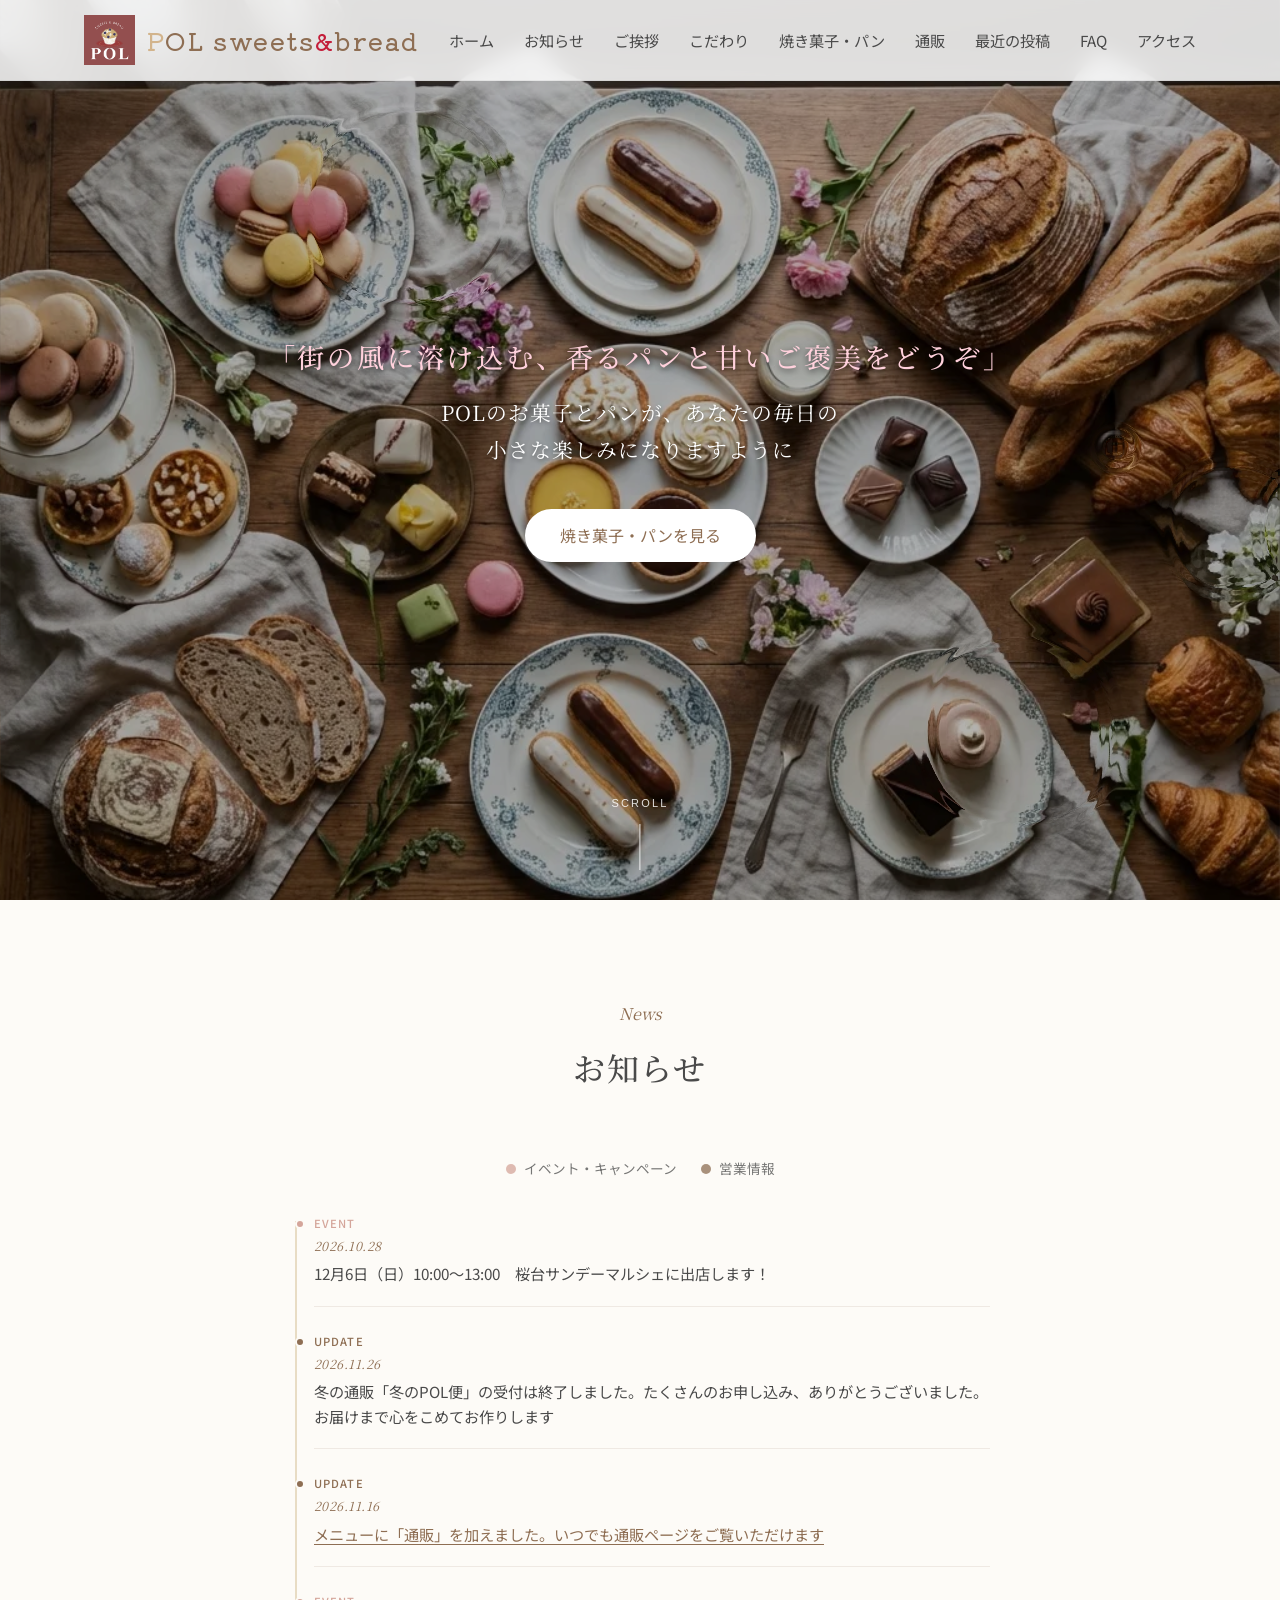
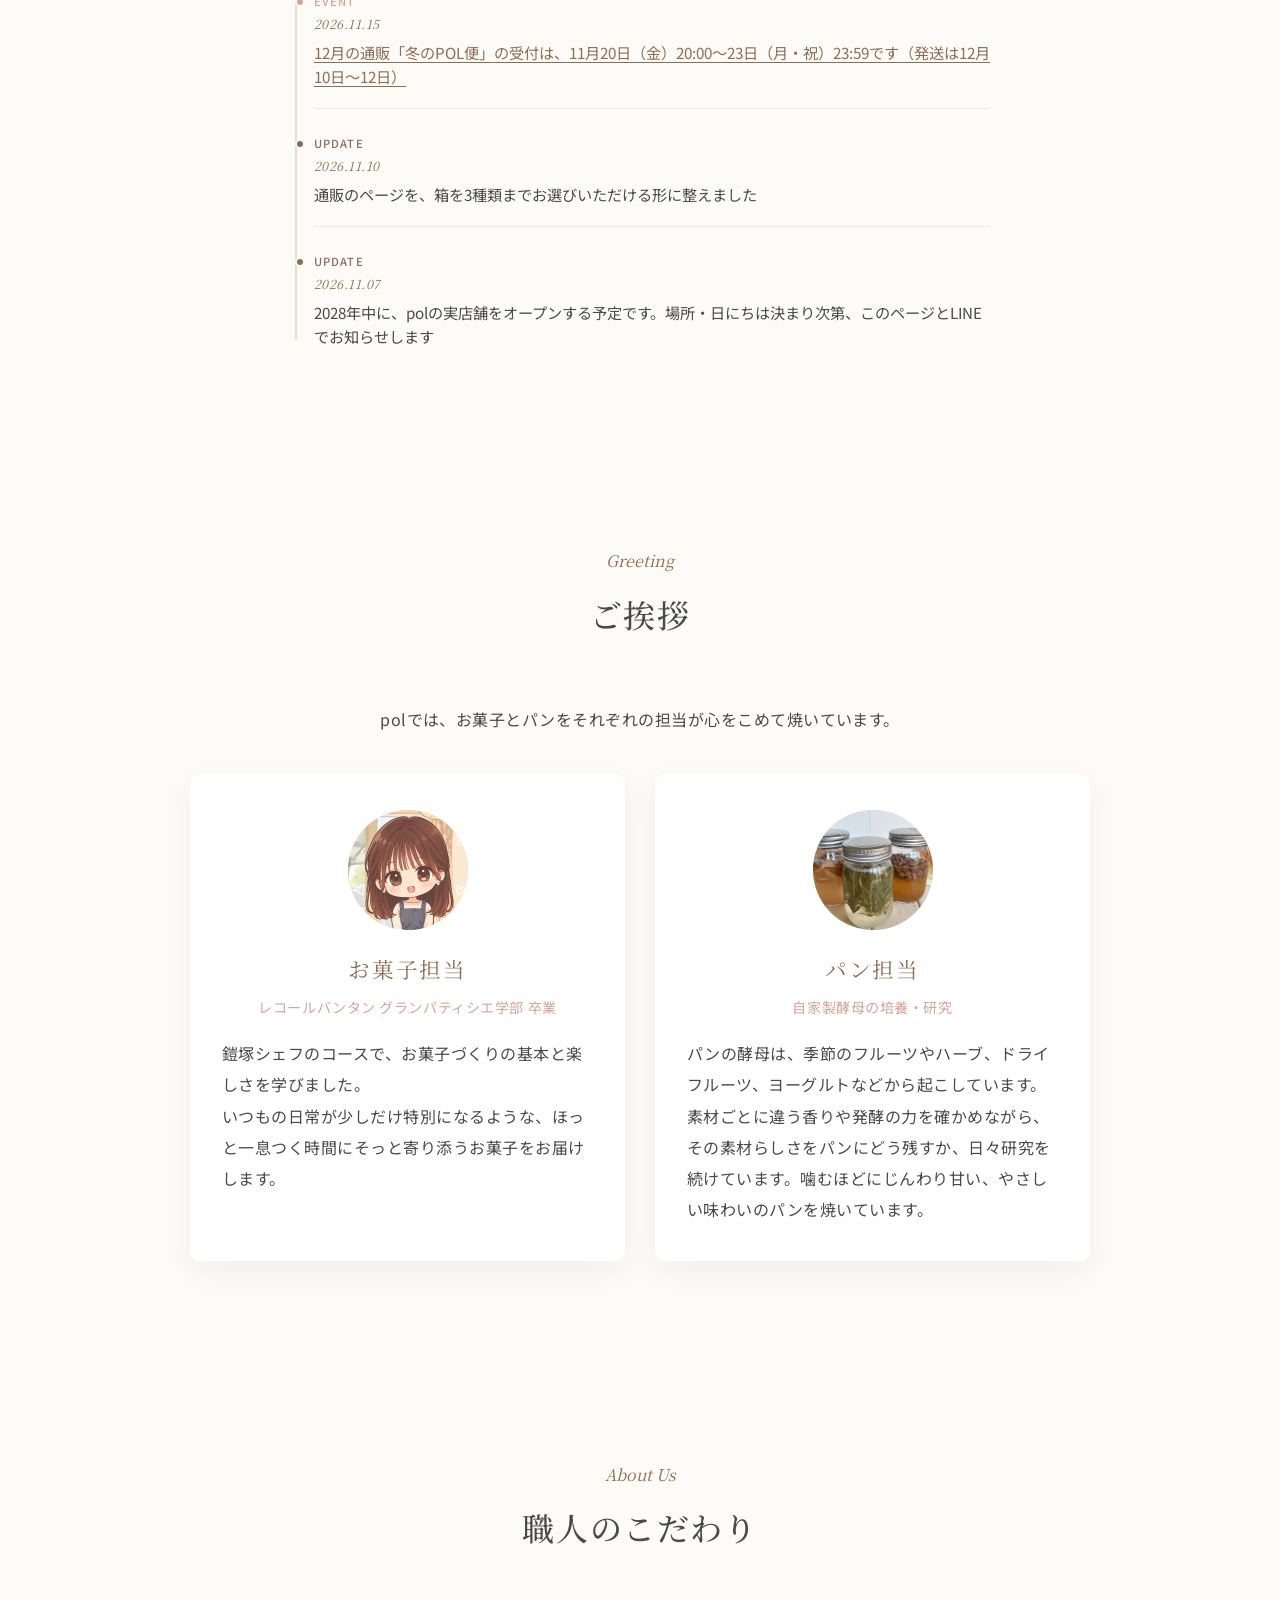
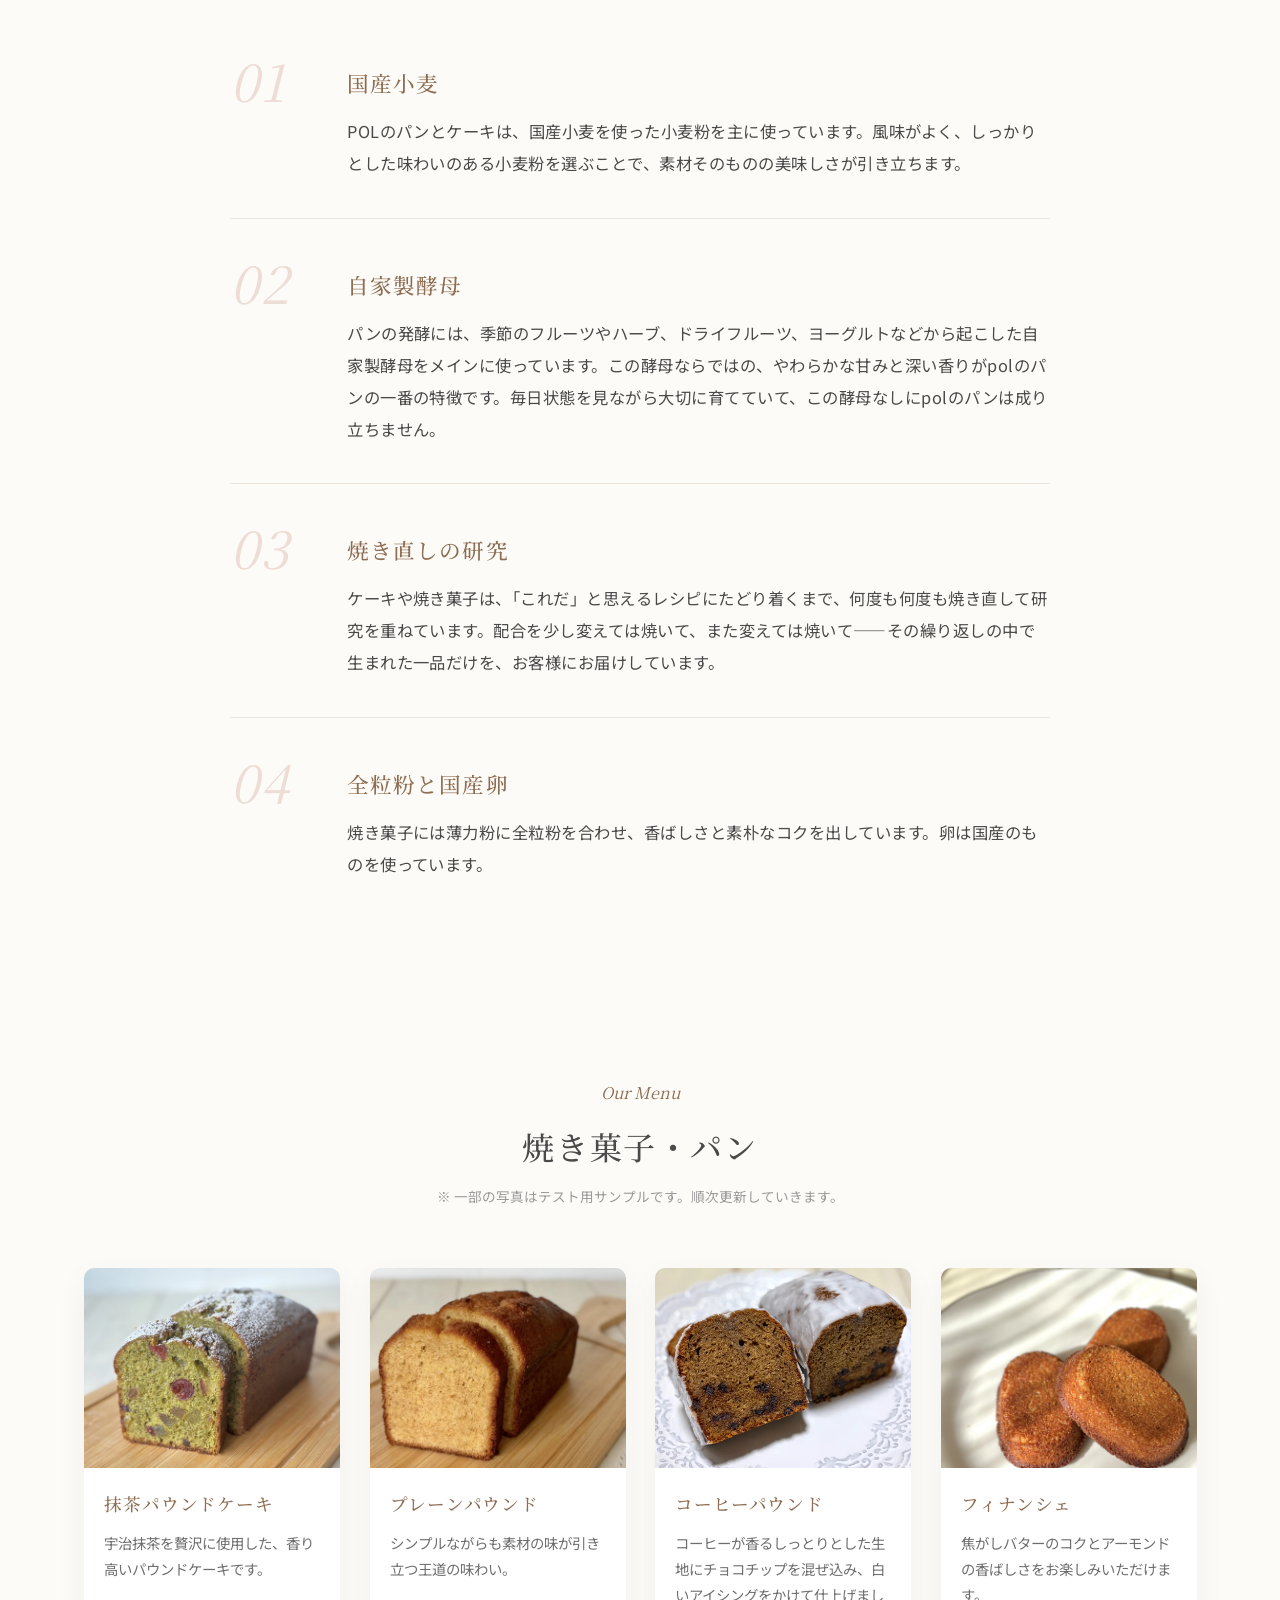
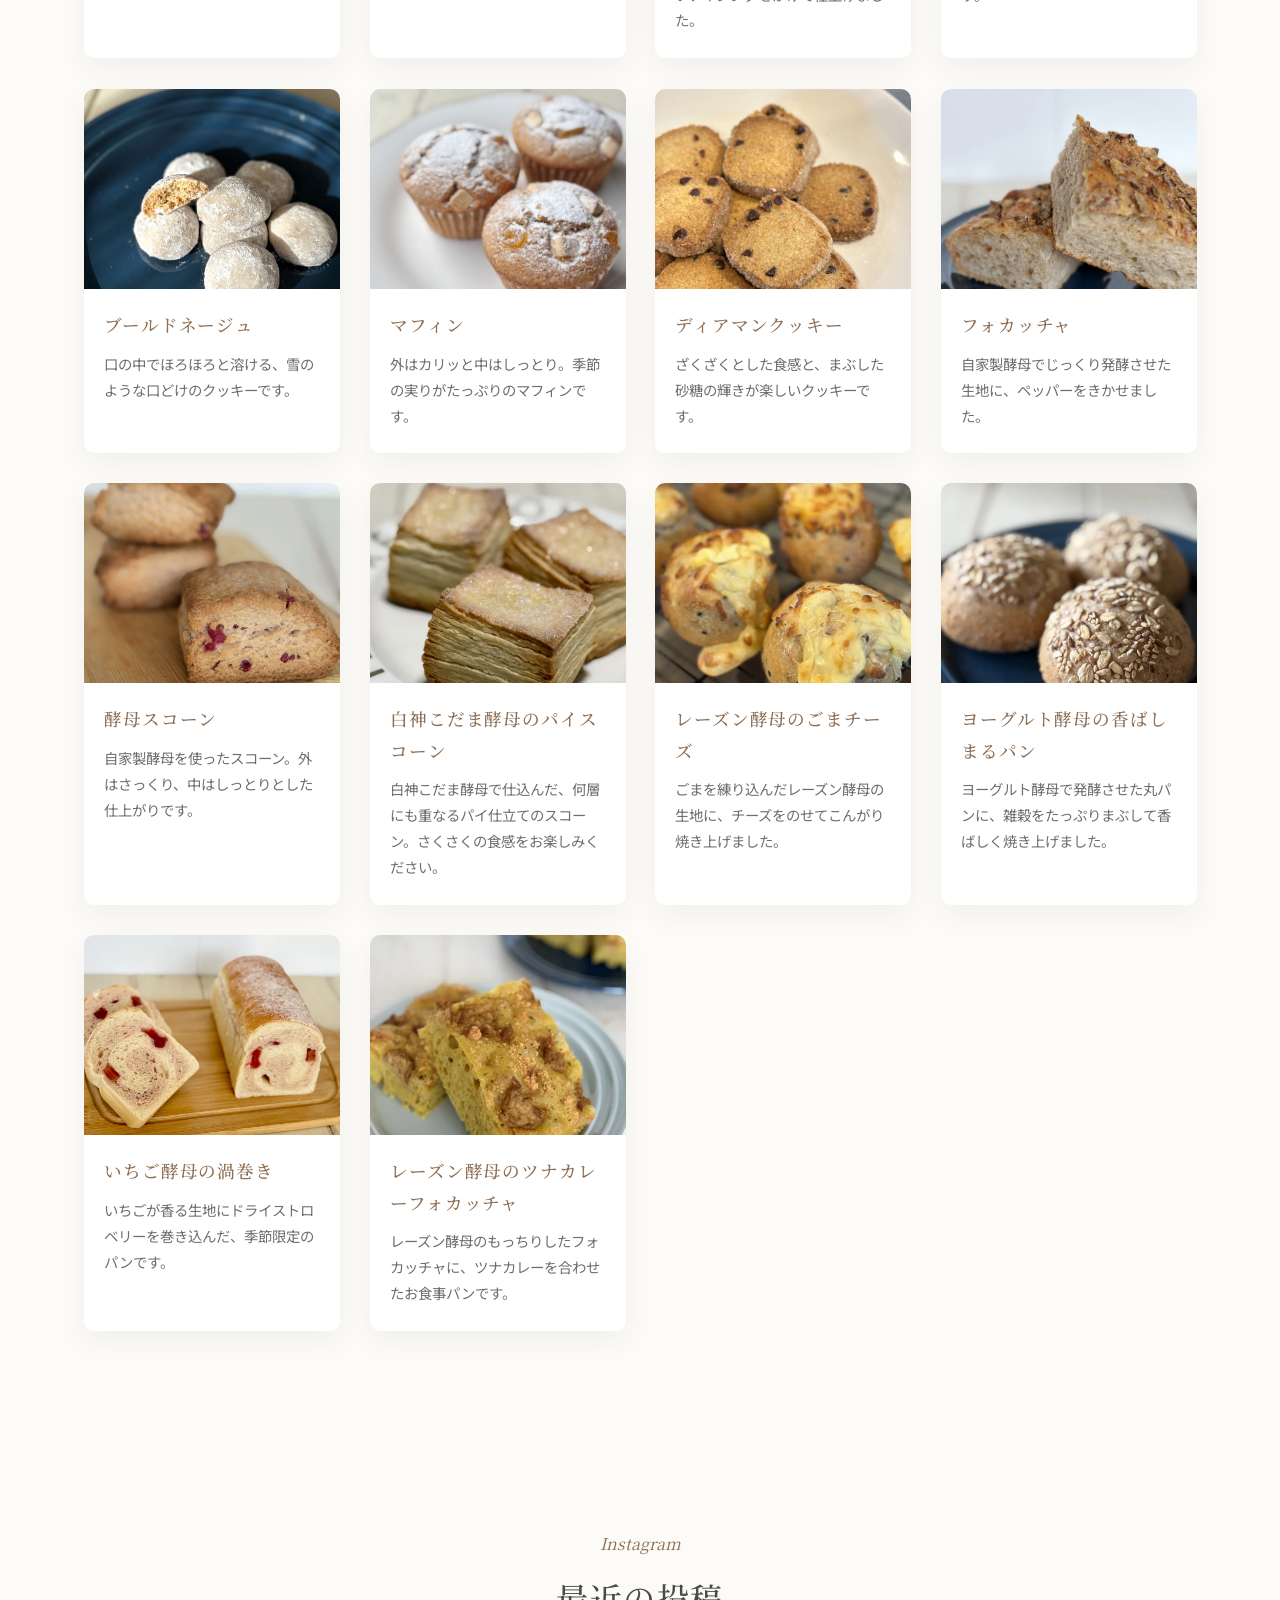
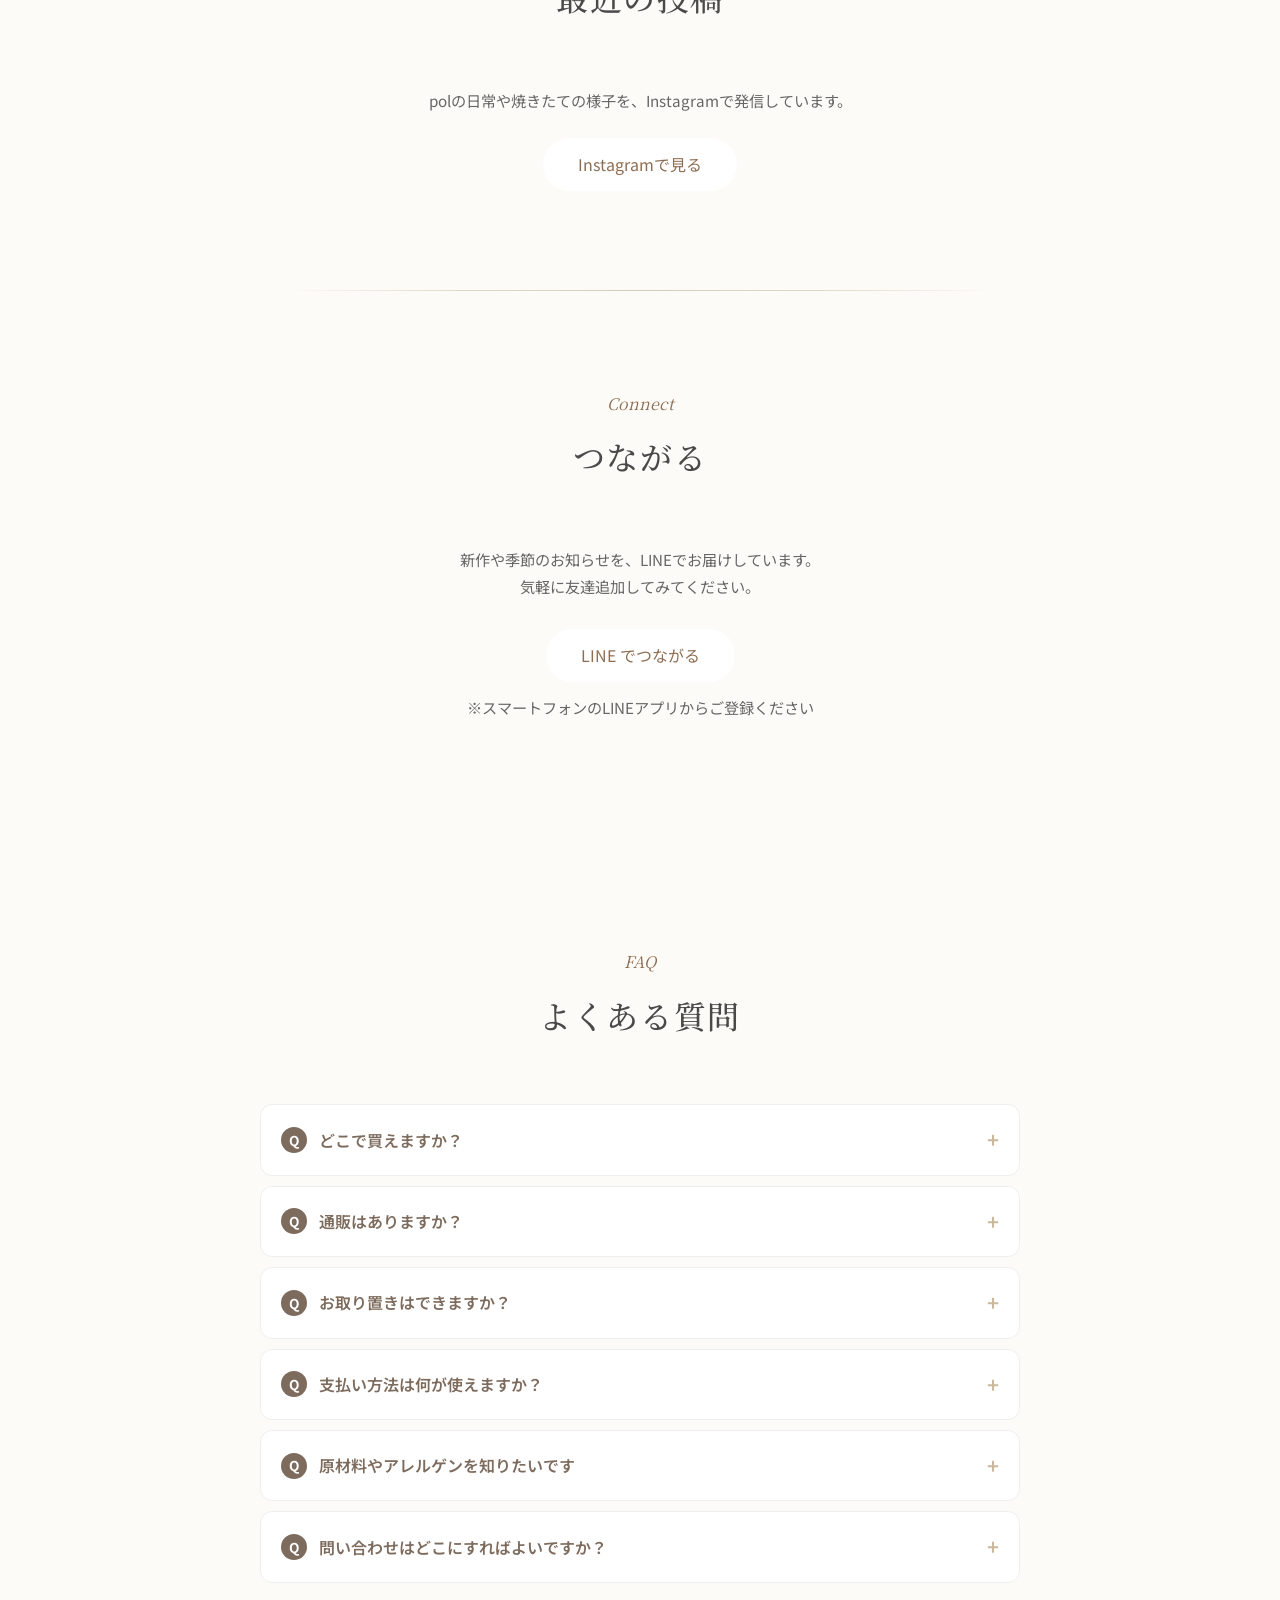
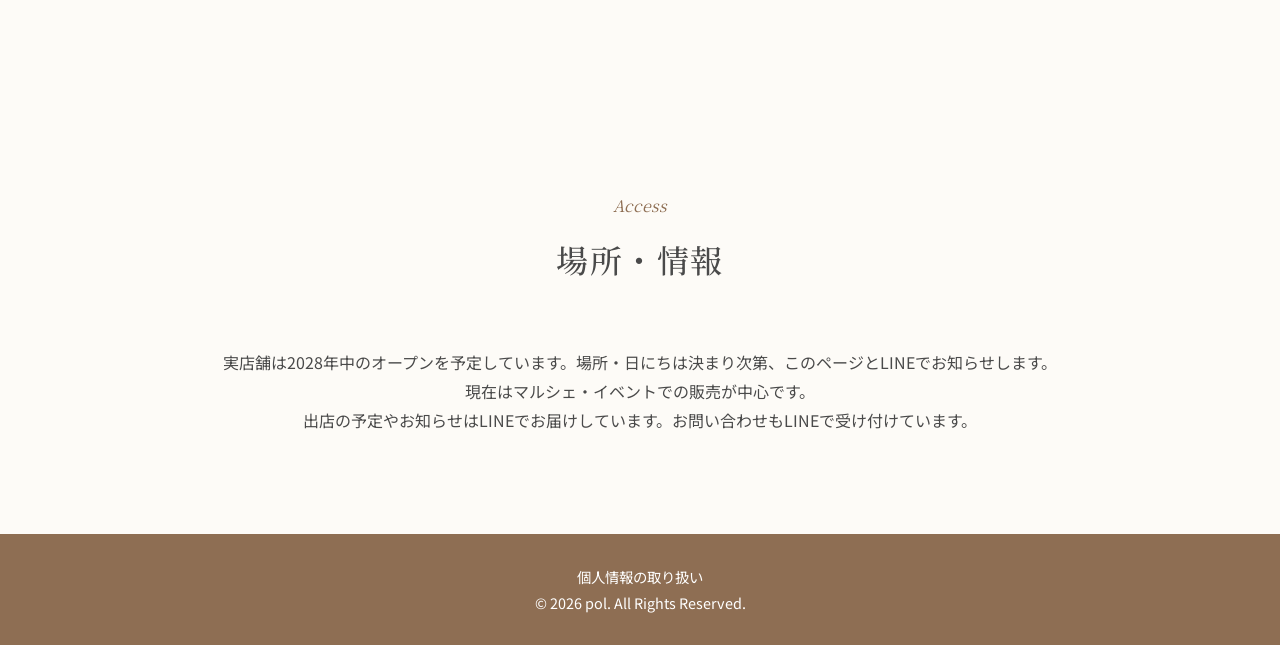
<file: index.html>
<!DOCTYPE html>
<html lang="ja">

<head>
    <meta charset="UTF-8">
    <meta name="viewport" content="width=device-width, initial-scale=1.0">
    <title>pol｜自家製酵母のパンと全粒粉を使った焼き菓子</title>

    <!-- 検索結果・SNS共有用（2026-09-04 追加）。
         LINEやInstagramでURLを送ったときに出るカード＝ここの og:* を読んでいます。
         画像を差し替えたら images/ogp.png を上書きし、下の ?v=1 の番号を1つ上げること
         （LINEは一度取得したOGP画像を強くキャッシュするため）。 -->
    <meta name="description" content="自家製酵母のパンと、全粒粉を使った焼き菓子をつくる pol（ポル）。パンの酵母は、季節のフルーツやハーブ、ドライフルーツ、ヨーグルトなどから起こしています。焼き菓子は薄力粉に全粒粉を合わせ、卵は国産です。小麦粉は国産小麦のものを主に使っています。現在はマルシェ・イベントで販売しています。">
    <meta property="og:type" content="website">
    <meta property="og:site_name" content="pol sweets &amp; bread">
    <meta property="og:title" content="pol｜自家製酵母のパンと全粒粉を使った焼き菓子">
    <meta property="og:description" content="自家製酵母のパンと、全粒粉を使った焼き菓子をつくる pol（ポル）。パンの酵母は、季節のフルーツやハーブ、ドライフルーツ、ヨーグルトなどから起こしています。焼き菓子は薄力粉に全粒粉を合わせ、卵は国産です。小麦粉は国産小麦のものを主に使っています。現在はマルシェ・イベントで販売しています。">
    <meta property="og:url" content="https://kabufamille.github.io/pol-homepage/">
    <meta property="og:image" content="https://kabufamille.github.io/pol-homepage/images/ogp_pol.png?v=5">
    <meta property="og:image:width" content="1200">
    <meta property="og:image:height" content="630">
    <meta property="og:image:alt" content="pol sweets &amp; bread ロゴ（マフィン）">
    <meta property="og:locale" content="ja_JP">
    <meta name="twitter:card" content="summary_large_image">
    <link rel="canonical" href="https://kabufamille.github.io/pol-homepage/">
    <link rel="preconnect" href="https://fonts.googleapis.com">
    <link rel="preconnect" href="https://fonts.gstatic.com" crossorigin>
    <link
        href="https://fonts.googleapis.com/css2?family=Kiwi+Maru:wght@300;400;500&family=Noto+Sans+JP:wght@300;400;500&family=Noto+Serif+JP:wght@400;700&display=swap"
        rel="stylesheet">
    <link rel="icon" href="images/pol_logo_muffin.webp" type="image/webp">
    <link rel="stylesheet" href="style.css?v=20">
<link rel="stylesheet" href="timeline.css?v=3">
    <script src="main.js?v=3" defer></script>
    <script src="news.js?v=5" defer></script>


<style>
/* 営業カレンダー */
.business-calendar { max-width:580px; margin:30px auto 0; background:#fff; border-radius:16px; padding:24px; box-shadow:0 4px 20px rgba(0,0,0,0.05); font-family:'Noto Sans JP',sans-serif; }
.bc-header { display:flex; justify-content:space-between; align-items:center; margin-bottom:14px; }
.bc-title { font-size:1.05rem; font-weight:700; color:#7d6b5d; letter-spacing:0.04em; }
.bc-nav { background:none; border:1px solid #ddd; width:28px; height:28px; border-radius:50%; cursor:pointer; color:#7d6b5d; font-size:14px; line-height:1; transition:all .2s; }
.bc-nav:hover { background:#f5ecd9; border-color:#c9b89c; }
.bc-grid { display:grid; grid-template-columns:repeat(7,1fr); gap:4px; text-align:center; }
.bc-dow { font-size:0.7rem; font-weight:600; color:#999; padding:4px 0; }
.bc-dow.sun { color:#d98d8d; } .bc-dow.sat { color:#7a9bb8; }
.bc-day { aspect-ratio:1/1; display:flex; align-items:center; justify-content:center; font-size:0.95rem; border-radius:50%; color:#555; }
.bc-day.empty { color:transparent; }
.bc-day.closed { background:#fce0e0; color:#c94d4d; }
.bc-day.today { background:#fbe8cd; border:1.5px solid #d9a05a; font-weight:700; color:#a2762f; }
.bc-legend { display:flex; gap:14px; justify-content:center; margin-top:14px; font-size:0.7rem; color:#888; }
.bc-legend-item { display:flex; align-items:center; gap:5px; }
.bc-legend-dot { width:10px; height:10px; border-radius:50%; }
.bc-legend-dot.closed-color { background:#fce0e0; border:1px solid #c94d4d; }
.bc-legend-dot.today-color { background:#fbe8cd; border:1px solid #d9a05a; }
/* Newsletter */
.newsletter-body { text-align:center; max-width:560px; margin:0 auto; }
.newsletter-body p { color:#666; font-size:0.95rem; line-height:1.8; margin-bottom:28px; }
.newsletter-note { font-size:0.78rem; color:#aaa; margin-top:12px; margin-bottom:0; }
/* 通販のお申し込みボタン（受付期間だけ出す・2026-11-14） */
.tsuhan-cta { text-align:center; margin:0 auto 32px; }
.tsuhan-cta[hidden] { display:none; }
.tsuhan-cta-note { font-size:0.85rem; color:#7d6b5d; margin:0 0 12px; }
/* 画面には出さず、検索・読み上げにだけ伝える文字（h1 の説明など） */
.visually-hidden { position:absolute !important; width:1px; height:1px; padding:0; margin:-1px; overflow:hidden; clip:rect(0,0,0,0); white-space:nowrap; border:0; }
/* FAQ */
.faq-list { max-width:760px; margin:0 auto; }
.faq-item { background:#fff; border:1px solid #eee; border-radius:12px; margin-bottom:10px; overflow:hidden; transition:box-shadow .2s; }
.faq-item:hover { box-shadow:0 4px 16px rgba(0,0,0,0.04); }
.faq-q { display:flex; align-items:center; gap:12px; padding:16px 20px; cursor:pointer; font-weight:600; color:#7d6b5d; user-select:none; }
.faq-q::before { content:"Q"; flex-shrink:0; width:26px; height:26px; background:#7d6b5d; color:#fff; border-radius:50%; display:flex; align-items:center; justify-content:center; font-size:0.85rem; font-weight:700; }
.faq-q::after { content:"+"; margin-left:auto; font-size:1.3rem; color:#c9b89c; transition:transform .25s; }
.faq-item.open .faq-q::after { transform:rotate(45deg); }
.faq-a { display:grid; grid-template-rows:0fr; transition:grid-template-rows .35s cubic-bezier(0.4,0,0.2,1); }
.faq-item.open .faq-a { grid-template-rows:1fr; }
.faq-a-inner { overflow:hidden; }
.faq-a-pad { padding:4px 20px 18px 58px; color:#666; font-size:0.92rem; line-height:1.75; border-top:1px dashed #f0f0f0; }
</style>

    <!-- 構造化データ（2026-10-30 追加・AI検索／Google が読む）。
         FAQ を直したら下の FAQPage も同じ文に直すこと。住所・電話は実店舗が決まるまで入れない。 -->
    <script type="application/ld+json">
    {
      "@context": "https://schema.org",
      "@graph": [
        {
          "@type": "Bakery",
          "@id": "https://kabufamille.github.io/pol-homepage/#bakery",
          "name": "pol",
          "alternateName": [
            "ポル",
            "pol sweets & bread"
          ],
          "description": "自家製酵母のパンと、全粒粉を使った焼き菓子をつくる pol（ポル）。パンの酵母は、季節のフルーツやハーブ、ドライフルーツ、ヨーグルトなどから起こしています。焼き菓子は薄力粉に全粒粉を合わせ、卵は国産です。小麦粉は国産小麦のものを主に使っています。現在はマルシェ・イベントで販売しています。",
          "url": "https://kabufamille.github.io/pol-homepage/",
          "logo": "https://kabufamille.github.io/pol-homepage/images/pol_logo_muffin.webp",
          "image": "https://kabufamille.github.io/pol-homepage/images/ogp_pol.png",
          "keywords": "自家製酵母のパン, 全粒粉を使った焼き菓子",
          "sameAs": [
            "https://www.instagram.com/pol_sweets_bread/",
            "https://lin.ee/vKcp8Xd"
          ]
        },
        {
          "@type": "FAQPage",
          "@id": "https://kabufamille.github.io/pol-homepage/#faq",
          "mainEntity": [
            {
              "@type": "Question",
              "name": "どこで買えますか？",
              "acceptedAnswer": {
                "@type": "Answer",
                "text": "現在はマルシェ・イベントで販売しています。出店の予定は、このページの「お知らせ」とLINEでお知らせします。実店舗は2028年中のオープンを予定しています。"
              }
            },
            {
              "@type": "Question",
              "name": "通販はありますか？",
              "acceptedAnswer": {
                "@type": "Answer",
                "text": "通販は、受付期間を決めてお申し込みを受け付けています。受付の前は、通販のページに「受付はまだ始まっていません」と受付を始める日時が出ます。受付が終わったあとや売り切れたあとは「受付は終わりました」「売り切れました」と出ます。受付の予定は、LINEとこのページの「お知らせ」でお知らせします。"
              }
            },
            {
              "@type": "Question",
              "name": "お取り置きはできますか？",
              "acceptedAnswer": {
                "@type": "Answer",
                "text": "現在、お取り置きは受け付けていません。"
              }
            },
            {
              "@type": "Question",
              "name": "支払い方法は何が使えますか？",
              "acceptedAnswer": {
                "@type": "Answer",
                "text": "通販は銀行振込です。お申し込みのあとに振込先をお知らせします。マルシェ・イベントでのお支払い方法は、LINEでお問い合わせください。"
              }
            },
            {
              "@type": "Question",
              "name": "原材料やアレルゲンを知りたいです",
              "acceptedAnswer": {
                "@type": "Answer",
                "text": "原材料やアレルゲン（特定原材料）については、LINEでお問い合わせください。"
              }
            },
            {
              "@type": "Question",
              "name": "問い合わせはどこにすればよいですか？",
              "acceptedAnswer": {
                "@type": "Answer",
                "text": "お問い合わせはLINEで受け付けています。電話での受け付けはしていません。"
              }
            }
          ]
        }
      ]
    }
    </script>
</head>

<body>
    <header class="header">
        <div class="container header-container">
            <h1 class="logo"><a href="#hero"><img src="images/pol_logo_muffin.webp" alt="pol"><span class="logo-text"><span class="text-sand">P</span>OL sweets<span class="text-raspberry">&</span>bread</span></a><span class="visually-hidden">pol｜自家製酵母のパンと全粒粉を使った焼き菓子</span></h1>
            <nav class="nav">
                <ul>
                    <li><a href="#hero">ホーム</a></li>
                    <li><a href="#news">お知らせ</a></li>
                    <li><a href="#greeting">ご挨拶</a></li>
                    <li><a href="#about">こだわり</a></li>
                    <li><a href="#menu">焼き菓子・パン</a></li>
                    <li><a href="tsuhan/">通販</a></li>
                    <!-- 【開業まで非表示・2026-09-04 けんじ指示】 戻すとき＝ data-hidden-until-open が付いた要素から style="display:none;" を消すだけ。 非表示にした全箇所の一覧は  grep -rn "hidden-until-open" *.html  で出ます。 -->
                    <li data-hidden-until-open="2026-09-04" style="display:none;"><a href="reservation.html">お取り置き</a></li>
                    <li><a href="#instagram">最近の投稿</a></li>
                    <li><a href="#faq">FAQ</a></li>
                    <li><a href="#contact">アクセス</a></li>
                </ul>
            </nav>
            <div class="mobile-menu-toggle">
                <span></span>
                <span></span>
                <span></span>
            </div>
        </div>
    </header>

    <main>
        <section id="hero" class="hero">
            <div class="hero-bg" style="background-image: url('images/hero_sweets_bread.webp');"></div>
            <div class="hero-overlay"></div>
            <div class="hero-ripples" aria-hidden="true">
                <span class="drop"></span><span class="drop"></span><span class="drop"></span>
                <span class="drop"></span><span class="drop"></span><span class="drop"></span>
                <span class="drop"></span><span class="drop"></span><span class="drop"></span>
                <span class="drop"></span><span class="drop"></span><span class="drop"></span>
            </div>
            <div class="hero-content">
                <h2 class="hero-title">
                    <span class="fade-in-up hero-intro"><span class="hi-part">「街の風に溶け込む、</span><span class="hi-part">香るパンと甘いご褒美をどうぞ」</span></span>
                </h2>
                <p class="hero-subtitle fade-in-up delay-3">
                    <span>POLのお菓子とパンが、あなたの毎日の</span>
                    <span>小さな楽しみになりますように</span>
                </p>
                <a href="#menu" class="btn btn-primary fade-in-up delay-4">焼き菓子・パンを見る</a>
            </div>
            <div class="scroll-hint" aria-hidden="true">SCROLL<span></span></div>
        </section>

        <section id="news" class="section news">
            <div class="container">
                <div class="section-header">
                    <span class="section-subtitle">News</span>
                    <h3 class="section-title">お知らせ</h3>
                </div>

                <!-- 通販のお申し込みボタン（2026-11-14・11/16 から受付の状態に連動）。
                     通販の受け口（お取り置き用GAS ?q=tsuhan）が state:"open"（受付中）を返したときだけ出す。
                     準備中・受付前・売り切れ・受付終了・読み込み失敗のときは hidden のまま＝何も出ない。日時をここに書かなくてよい -->
                <div class="tsuhan-cta" id="tsuhan-cta" hidden>
                    <p class="tsuhan-cta-note">通販のお申し込みを受け付けています<span id="tsuhan-cta-end"></span></p>
                    <a href="tsuhan/" class="btn btn-primary">通販のお申し込み</a>
                </div>
                <script>
                (function(){
                    var el=document.getElementById('tsuhan-cta'); if(!el || !window.fetch) return;
                    // tsuhan/index.html の GAS_URL と同じ（デプロイIDを変えたら両方直す）
                    var url='https://script.google.com/macros/s/AKfycbyMT-ZX9lwH-6Grdb-oJvYlXr7lHse0w8MQgHAgZ6sjHcDEblv8uH9_kj1_wAO4W2__/exec?q=tsuhan';
                    fetch(url,{cache:'no-store'}).then(function(r){return r.json();}).then(function(info){
                        if(!info || info.status!=='ok' || info.state!=='open') return;
                        if(info.end) document.getElementById('tsuhan-cta-end').textContent='（'+info.end+'まで）';
                        el.hidden=false;
                    }).catch(function(){});
                })();
                </script>

                <!-- Event News Section -->
               <div class="news-timeline-wrapper">
    <div class="tl-legend">
        <span class="tl-legend-item"><span class="tl-legend-dot event"></span>イベント・キャンペーン</span>
        <span class="tl-legend-item"><span class="tl-legend-dot"></span>営業情報</span>
    </div>
    <div class="news-timeline" id="news-timeline">
        <div class="tl-item">
            <div class="tl-dot"></div>
            <div class="tl-body">
                <div class="tl-date">-</div>
                <div class="tl-text">読み込み中...</div>
            </div>
        </div>
    </div>
</div>
            </div>
        </section>

        <section id="greeting" class="section greeting">
            <div class="container">
                <div class="section-header">
                    <span class="section-subtitle">Greeting</span>
                    <h3 class="section-title">ご挨拶</h3>
                </div>
                <p class="greet-lead">polでは、お菓子とパンをそれぞれの担当が心をこめて焼いています。</p>
                <div class="greet-grid">
                    <article class="greet-card" data-scroll>
                        <div class="greet-photo"><img src="images/greeting/sweets-illustration.webp" alt="エプロン姿でほほえむお菓子担当のイラスト" width="480" height="480" loading="lazy"></div>
                        <p class="greet-role">お菓子担当</p>
                        <p class="greet-career">レコールバンタン グランパティシエ学部 卒業</p>
                        <p class="greet-text">鎧塚シェフのコースで、お菓子づくりの基本と楽しさを学びました。<br>いつもの日常が少しだけ特別になるような、ほっと一息つく時間にそっと寄り添うお菓子をお届けします。</p>
                    </article>
                    <article class="greet-card" data-scroll>
                        <div class="greet-photo"><img src="images/greeting/bread-yeast-jars.webp" alt="フルーツなどから起こした酵母の瓶" width="480" height="480" loading="lazy"></div>
                        <p class="greet-role">パン担当</p>
                        <p class="greet-career">自家製酵母の培養・研究</p>
                        <p class="greet-text">パンの酵母は、季節のフルーツやハーブ、ドライフルーツ、ヨーグルトなどから起こしています。素材ごとに違う香りや発酵の力を確かめながら、その素材らしさをパンにどう残すか、日々研究を続けています。噛むほどにじんわり甘い、やさしい味わいのパンを焼いています。</p>
                    </article>
                </div>
            </div>
        </section>

        <section id="about" class="section about">
            <div class="container">
                <div class="section-header">
                    <span class="section-subtitle">About Us</span>
                    <h3 class="section-title">職人のこだわり</h3>
                </div>
                <div class="about-content">
                    <ol class="cdr-list">
                        <li class="cdr-item" data-scroll>
                            <span class="cdr-num">01</span>
                            <div class="cdr-body">
                                <h4 class="cdr-head">国産小麦</h4>
                                <p class="cdr-text">POLのパンとケーキは、国産小麦を使った小麦粉を主に使っています。風味がよく、しっかりとした味わいのある小麦粉を選ぶことで、素材そのものの美味しさが引き立ちます。</p>
                            </div>
                        </li>
                        <li class="cdr-item" data-scroll>
                            <span class="cdr-num">02</span>
                            <div class="cdr-body">
                                <h4 class="cdr-head">自家製酵母</h4>
                                <p class="cdr-text">パンの発酵には、季節のフルーツやハーブ、ドライフルーツ、ヨーグルトなどから起こした自家製酵母をメインに使っています。この酵母ならではの、やわらかな甘みと深い香りがpolのパンの一番の特徴です。毎日状態を見ながら大切に育てていて、この酵母なしにpolのパンは成り立ちません。</p>
                            </div>
                        </li>
                        <li class="cdr-item" data-scroll>
                            <span class="cdr-num">03</span>
                            <div class="cdr-body">
                                <h4 class="cdr-head">焼き直しの研究</h4>
                                <p class="cdr-text">ケーキや焼き菓子は、「これだ」と思えるレシピにたどり着くまで、何度も何度も焼き直して研究を重ねています。配合を少し変えては焼いて、また変えては焼いて——その繰り返しの中で生まれた一品だけを、お客様にお届けしています。</p>
                            </div>
                        </li>
                        <li class="cdr-item" data-scroll>
                            <span class="cdr-num">04</span>
                            <div class="cdr-body">
                                <h4 class="cdr-head">全粒粉と国産卵</h4>
                                <p class="cdr-text">焼き菓子には薄力粉に全粒粉を合わせ、香ばしさと素朴なコクを出しています。卵は国産のものを使っています。</p>
                            </div>
                        </li>
                    </ol>
                </div>
            </div>
        </section>

        <section id="menu" class="section menu">
            <div class="container">
                <div class="section-header">
                    <span class="section-subtitle">Our Menu</span>
                    <h3 class="section-title">焼き菓子・パン</h3>
                    <p style="margin-top: 0.5rem; font-size: 0.85rem; color: #999;">※ 一部の写真はテスト用サンプルです。順次更新していきます。</p>
                </div>
                <!-- Gallery Grid -->
                <div class="gallery-grid">
                    <div class="gallery-item" data-scroll>
                        <img src="images/store/matcha-pound.webp" alt="抹茶パウンドケーキ" style="object-position: center 70%;">
                        <div class="gallery-info">
                            <h4>抹茶パウンドケーキ</h4>
                            <p>宇治抹茶を贅沢に使用した、香り高いパウンドケーキです。</p>
                            <p class="price">¥350</p>
                        </div>
                    </div>
                    <div class="gallery-item" data-scroll>
                        <img src="images/store/pound-cake.webp" alt="プレーンパウンド" style="object-position: center 70%;">
                        <div class="gallery-info">
                            <h4>プレーンパウンド</h4>
                            <p>シンプルながらも素材の味が引き立つ王道の味わい。</p>
                            <p class="price">¥300</p>
                        </div>
                    </div>
                    <div class="gallery-item" data-scroll>
                        <img src="images/store/coffee-pound.webp" alt="コーヒーパウンド" style="object-position: center 55%;">
                        <div class="gallery-info">
                            <h4>コーヒーパウンド</h4>
                            <p>コーヒーが香るしっとりとした生地にチョコチップを混ぜ込み、白いアイシングをかけて仕上げました。</p>
                            <p class="price">¥350</p>
                        </div>
                    </div>
                    <div class="gallery-item" data-scroll>
                        <img src="images/store/financier.webp" alt="フィナンシェ" style="object-position: center 70%;">
                        <div class="gallery-info">
                            <h4>フィナンシェ</h4>
                            <p>焦がしバターのコクとアーモンドの香ばしさをお楽しみいただけます。</p>
                            <p class="price">¥280</p>
                        </div>
                    </div>
                    <div class="gallery-item" data-scroll>
                        <img src="images/store/boule-de-neige.webp" alt="ブールドネージュ">
                        <div class="gallery-info">
                            <h4>ブールドネージュ</h4>
                            <p>口の中でほろほろと溶ける、雪のような口どけのクッキーです。</p>
                            <p class="price">¥280</p>
                        </div>
                    </div>
                    <div class="gallery-item" data-scroll>
                        <img src="images/store/muffin.webp" alt="マフィン">
                        <div class="gallery-info">
                            <h4>マフィン</h4>
                            <p>外はカリッと中はしっとり。季節の実りがたっぷりのマフィンです。</p>
                            <p class="price">¥320</p>
                        </div>
                    </div>
                    <div class="gallery-item" data-scroll>
                        <img src="images/store/diamant-cookie.webp" alt="ディアマンクッキー">
                        <div class="gallery-info">
                            <h4>ディアマンクッキー</h4>
                            <p>ざくざくとした食感と、まぶした砂糖の輝きが楽しいクッキーです。</p>
                            <p class="price">¥300</p>
                        </div>
                    </div>
                    <div class="gallery-item" data-scroll>
                        <img src="images/store/focaccia.webp" alt="フォカッチャ" style="object-position: center 60%;">
                        <div class="gallery-info">
                            <h4>フォカッチャ</h4>
                            <p>自家製酵母でじっくり発酵させた生地に、ペッパーをきかせました。</p>
                            <p class="price">¥420</p>
                        </div>
                    </div>
                    <div class="gallery-item" data-scroll>
                        <img src="images/store/scone.webp" alt="酵母スコーン" style="object-position: right 88%;">
                        <div class="gallery-info">
                            <h4>酵母スコーン</h4>
                            <p>自家製酵母を使ったスコーン。外はさっくり、中はしっとりとした仕上がりです。</p>
                            <p class="price">¥350</p>
                        </div>
                    </div>
                    <div class="gallery-item" data-scroll>
                        <img src="images/store/pie-scone.webp" alt="白神こだま酵母のパイスコーン" style="object-position: center 70%;">
                        <div class="gallery-info">
                            <h4>白神こだま酵母のパイスコーン</h4>
                            <p>白神こだま酵母で仕込んだ、何層にも重なるパイ仕立てのスコーン。さくさくの食感をお楽しみください。</p>
                        </div>
                    </div>
                    <div class="gallery-item" data-scroll>
                        <img src="images/store/sesame-cheese.webp" alt="レーズン酵母のごまチーズ" style="object-position: center 70%;">
                        <div class="gallery-info">
                            <h4>レーズン酵母のごまチーズ</h4>
                            <p>ごまを練り込んだレーズン酵母の生地に、チーズをのせてこんがり焼き上げました。</p>
                        </div>
                    </div>
                    <div class="gallery-item" data-scroll>
                        <img src="images/store/yogurt-maru.webp" alt="ヨーグルト酵母の香ばしまるパン" style="object-position: center 65%;">
                        <div class="gallery-info">
                            <h4>ヨーグルト酵母の香ばしまるパン</h4>
                            <p>ヨーグルト酵母で発酵させた丸パンに、雑穀をたっぷりまぶして香ばしく焼き上げました。</p>
                        </div>
                    </div>
                    <div class="gallery-item" data-scroll>
                        <img src="images/store/strawberry-swirl.webp" alt="いちご酵母の渦巻き" style="object-position: center 70%;">
                        <div class="gallery-info">
                            <h4>いちご酵母の渦巻き</h4>
                            <p>いちごが香る生地にドライストロベリーを巻き込んだ、季節限定のパンです。</p>
                        </div>
                    </div>
                    <div class="gallery-item" data-scroll>
                        <img src="images/store/tuna-curry-focaccia.webp" alt="レーズン酵母のツナカレーフォカッチャ" style="object-position: center 75%;">
                        <div class="gallery-info">
                            <h4>レーズン酵母のツナカレーフォカッチャ</h4>
                            <p>レーズン酵母のもっちりしたフォカッチャに、ツナカレーを合わせたお食事パンです。</p>
                        </div>
                    </div>
                </div>
            </div>
        </section>

        <section id="instagram" class="section instagram">
            <div class="container">
                <div class="section-header">
                    <span class="section-subtitle" data-scroll>Instagram</span>
                    <h3 class="section-title" data-scroll>最近の投稿</h3>
                </div>

                <p class="instagram-desc" data-scroll>polの日常や焼きたての様子を、Instagramで発信しています。</p>
                <div class="instagram-link" data-scroll>
                    <a href="https://www.instagram.com/pol_sweets_bread" target="_blank" rel="noopener noreferrer"
                        class="btn btn-primary">
                        Instagramで見る
                    </a>
                </div>
            </div>
        </section>

        <section id="newsletter" class="section newsletter">
            <div class="container">
                <div class="section-header">
                    <span class="section-subtitle" data-scroll>Connect</span>
                    <h3 class="section-title" data-scroll>つながる</h3>
                </div>
                <div class="newsletter-body" data-scroll>
                    <p data-scroll>新作や季節のお知らせを、LINEでお届けしています。<br>気軽に友達追加してみてください。</p>
                    <a href="https://lin.ee/vKcp8Xd" target="_blank" rel="noopener noreferrer" class="btn btn-primary">LINE でつながる</a>
                    <p class="newsletter-note">※スマートフォンのLINEアプリからご登録ください</p>
                </div>
            </div>
        </section>

        <section id="faq" class="section faq">
            <div class="container">
                <div class="section-header">
                    <span class="section-subtitle">FAQ</span>
                    <h3 class="section-title">よくある質問</h3>
                </div>
                <!-- FAQ を直したら、head の中の FAQPage（JSON-LD）も同じ文に直すこと（AI検索・Google が読む） -->
                <div class="faq-list">
                    <div class="faq-item"><div class="faq-q">どこで買えますか？</div><div class="faq-a"><div class="faq-a-inner"><div class="faq-a-pad">現在はマルシェ・イベントで販売しています。出店の予定は、このページの「お知らせ」とLINEでお知らせします。実店舗は2028年中のオープンを予定しています。</div></div></div></div>
                    <div class="faq-item"><div class="faq-q">通販はありますか？</div><div class="faq-a"><div class="faq-a-inner"><div class="faq-a-pad">通販は、受付期間を決めてお申し込みを受け付けています。受付の前は、通販のページに「受付はまだ始まっていません」と受付を始める日時が出ます。受付が終わったあとや売り切れたあとは「受付は終わりました」「売り切れました」と出ます。受付の予定は、LINEとこのページの「お知らせ」でお知らせします。</div></div></div></div>
                    <div class="faq-item"><div class="faq-q">お取り置きはできますか？</div><div class="faq-a"><div class="faq-a-inner"><div class="faq-a-pad">現在、お取り置きは受け付けていません。</div></div></div></div>
                    <div class="faq-item"><div class="faq-q">支払い方法は何が使えますか？</div><div class="faq-a"><div class="faq-a-inner"><div class="faq-a-pad">通販は銀行振込です。お申し込みのあとに振込先をお知らせします。マルシェ・イベントでのお支払い方法は、LINEでお問い合わせください。</div></div></div></div>
                    <div class="faq-item"><div class="faq-q">原材料やアレルゲンを知りたいです</div><div class="faq-a"><div class="faq-a-inner"><div class="faq-a-pad">原材料やアレルゲン（特定原材料）については、LINEでお問い合わせください。</div></div></div></div>
                    <div class="faq-item"><div class="faq-q">問い合わせはどこにすればよいですか？</div><div class="faq-a"><div class="faq-a-inner"><div class="faq-a-pad">お問い合わせはLINEで受け付けています。電話での受け付けはしていません。</div></div></div></div>
                </div>
            </div>
        </section>

        <section id="contact" class="section contact">
            <div class="container">
                <div class="section-header">
                    <span class="section-subtitle">Access</span>
                    <h3 class="section-title">場所・情報</h3>
                </div>
                <div class="contact-info">
                    <p>実店舗は2028年中のオープンを予定しています。場所・日にちは決まり次第、このページとLINEでお知らせします。</p>
                    <p>現在はマルシェ・イベントでの販売が中心です。</p>
                    <p>出店の予定やお知らせはLINEでお届けしています。お問い合わせもLINEで受け付けています。</p>
                    <!-- 2026-10-30：仮の住所・電話・営業時間と仮の地図を消した（AI検索に本物と取られないため）。実店舗が決まったら本物を入れる -->
                    <div class="business-calendar" id="business-calendar" data-hidden-until-open="2026-09-04" style="display:none;">
                        <div class="bc-header">
                            <button class="bc-nav" id="bc-prev" aria-label="前月">‹</button>
                            <div class="bc-title" id="bc-title">YYYY年MM月</div>
                            <button class="bc-nav" id="bc-next" aria-label="翌月">›</button>
                        </div>
                        <div class="bc-grid" id="bc-grid"></div>
                        <div class="bc-legend">
                            <span class="bc-legend-item"><span class="bc-legend-dot today-color"></span>今日</span>
                            <span class="bc-legend-item"><span class="bc-legend-dot closed-color"></span>休業日</span>
                        </div>
                    </div>


                </div>

            </div>
        </section>
    </main>

    <footer class="footer">
        <div class="container">
            <p><a href="privacy.html" style="color: inherit;">個人情報の取り扱い</a></p>
            <p>&copy; 2026 pol. All Rights Reserved.</p>
        </div>
    </footer>

<script>
// 営業カレンダー
(function(){
    const DOW=['日','月','火','水','木','金','土'];
    const localIso=d=>d.getFullYear()+'-'+String(d.getMonth()+1).padStart(2,'0')+'-'+String(d.getDate()).padStart(2,'0');
    let cur=new Date(); cur.setDate(1);
    let cal={regularClosedDays:[3],specialClosedDates:[],specialOpenDates:[]};
    fetch('calendar.json?t='+Date.now()).then(r=>r.ok?r.json():null).then(d=>{if(d)cal=Object.assign(cal,d);render();}).catch(()=>render());
    function isClosed(d){const iso=localIso(d);if(cal.specialOpenDates.includes(iso))return false;if(cal.specialClosedDates.includes(iso))return true;return cal.regularClosedDays.includes(d.getDay());}
    function render(){
        const y=cur.getFullYear(),m=cur.getMonth();
        document.getElementById('bc-title').textContent=y+'年'+(m+1)+'月';
        const grid=document.getElementById('bc-grid'); grid.innerHTML='';
        DOW.forEach((d,i)=>{const el=document.createElement('div');el.className='bc-dow'+(i===0?' sun':'')+(i===6?' sat':'');el.textContent=d;grid.appendChild(el);});
        const firstDay=new Date(y,m,1).getDay(),lastDate=new Date(y,m+1,0).getDate(),todayIso=localIso(new Date());
        for(let i=0;i<firstDay;i++){const el=document.createElement('div');el.className='bc-day empty';el.textContent='0';grid.appendChild(el);}
        for(let d=1;d<=lastDate;d++){const date=new Date(y,m,d),iso=localIso(date),el=document.createElement('div');el.className='bc-day';if(isClosed(date))el.classList.add('closed');if(iso===todayIso)el.classList.add('today');el.textContent=d;grid.appendChild(el);}
    }
    document.getElementById('bc-prev').addEventListener('click',()=>{cur.setMonth(cur.getMonth()-1);render();});
    document.getElementById('bc-next').addEventListener('click',()=>{cur.setMonth(cur.getMonth()+1);render();});
})();
// FAQアコーディオン（CSS Gridで開閉をアニメーション）
document.querySelectorAll('.faq-q').forEach(q=>{
    q.addEventListener('click',()=>q.parentElement.classList.toggle('open'));
});
</script>

<!-- 水面の波紋（jQuery Ripples・WebGL） -->
<script src="https://cdnjs.cloudflare.com/ajax/libs/jquery/3.6.0/jquery.min.js" integrity="sha512-894YE6QWD5I59HgZOGReFYm4dnWc1Qt5NtvYSaNcOP+u1T9qYdvdihz0PPSiiqn/+/3e7Jo4EaG7TubfWGUrMQ==" crossorigin="anonymous" referrerpolicy="no-referrer"></script>
<script src="jquery.ripples-min.js?v=1"></script>
<script>
(function () {
  function initRipples() {
    try {
      if (!window.jQuery || !jQuery.fn.ripples) return;
      var $bg = jQuery('.hero-bg');
      if (!$bg.length) return;
      $bg.ripples({ resolution: 512, dropRadius: 9, perturbance: 0.012, interactive: true });
      document.body.classList.add('ripples-on');
      function dropOne(r, s) {
        var w = $bg.outerWidth(), h = $bg.outerHeight();
        $bg.ripples('drop', Math.random() * w, Math.random() * h, r, s);
      }
      // 立ち上がってすぐ波紋を見せる（最初の数粒を間髪入れずに落とす）
      dropOne(11, 0.03);
      setTimeout(function () { dropOne(8, 0.025); }, 300);
      // 以降は一粒の雨が落ちたように、ときどき（頻度を下げて控えめに）
      setInterval(function () { dropOne(8, 0.022); }, 5000);
    } catch (e) {
      console.warn('ripples init skipped (WebGL非対応など):', e); // CSS波紋にフォールバック
    }
  }
  // 全画像の読み込み完了(load)を待たず、DOM準備ができたら早めに起動して
  // 立ち上がってすぐ波紋を見せる
  if (document.readyState === 'loading') document.addEventListener('DOMContentLoaded', initRipples);
  else initRipples();
})();
</script>

    <!-- 訪問者数の計測（GoatCounter pol-hp・Cookieなし）。2026-11-07 HP全体の閲覧数を見るため通販ページと同じ書き方で追加 -->
    <script data-goatcounter="https://pol-hp.goatcounter.com/count" async src="https://gc.zgo.at/count.v4.js" crossorigin="anonymous" integrity="sha384-nRw6qfbWyJha9LhsOtSb2YJDyZdKvvCFh0fJYlkquSFjUxp9FVNugbfy8q1jdxI+"></script>
</body>

</html>
</file>
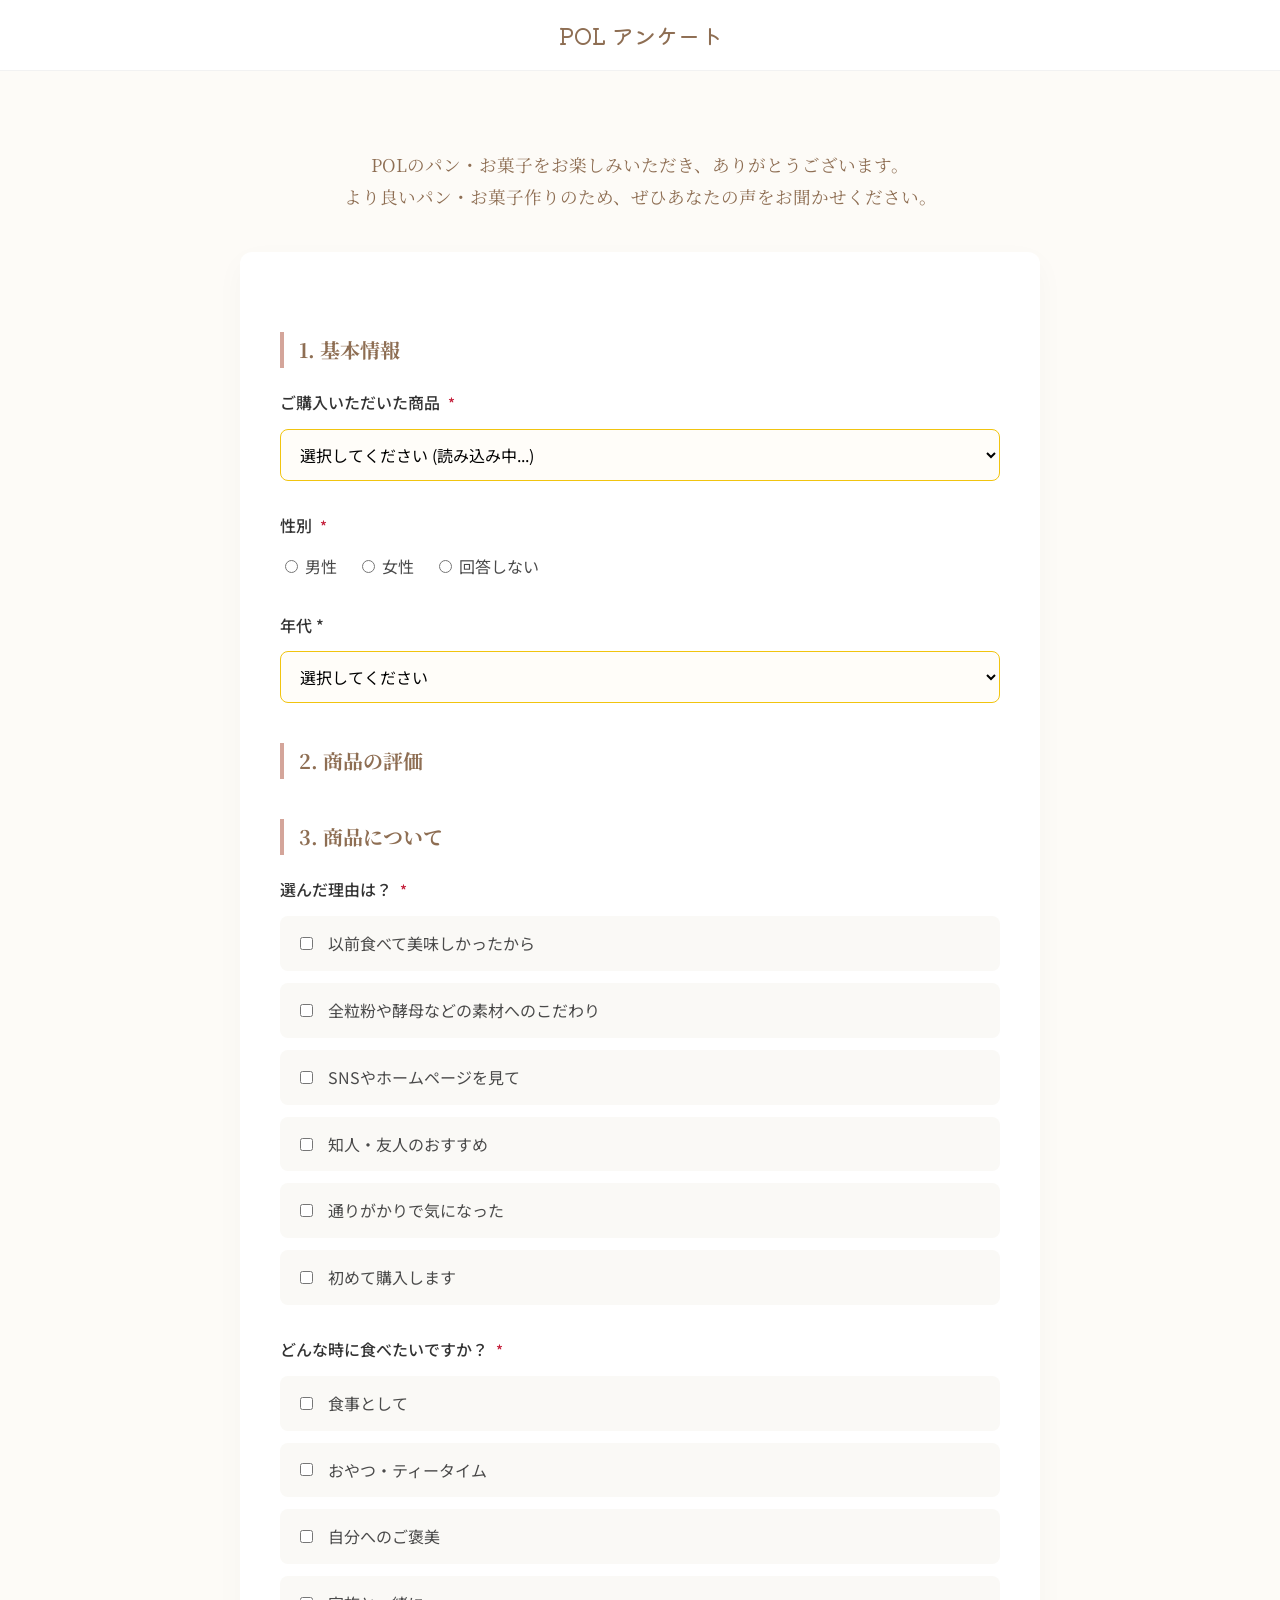
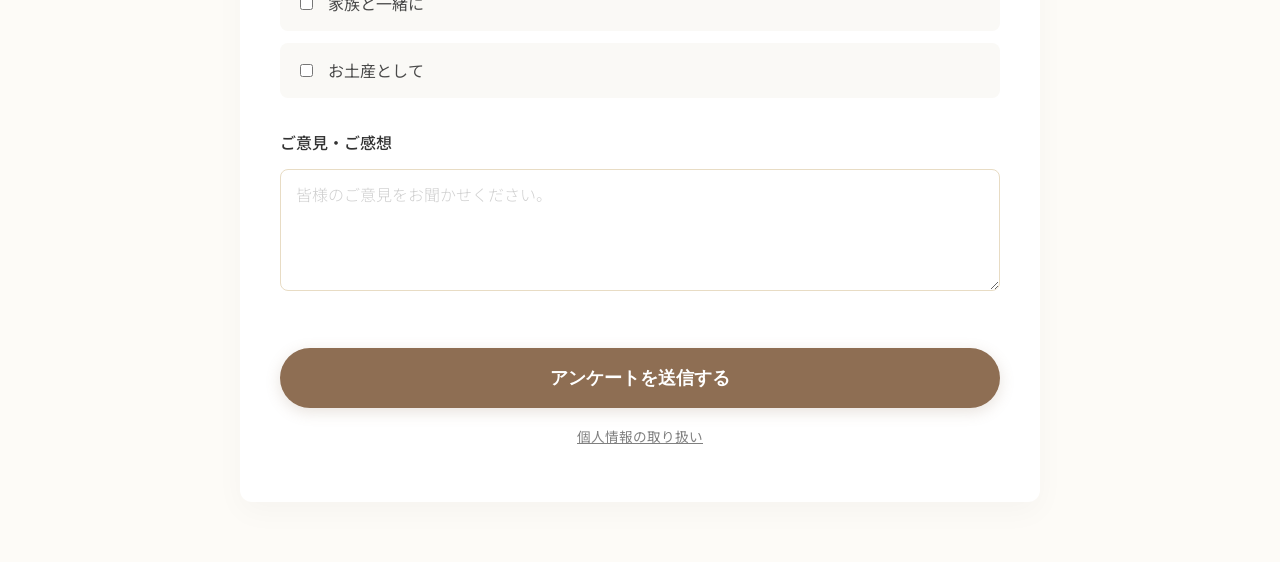
<file: survey/index.html>
<!DOCTYPE html>
<html lang="ja">
<head>
    <meta charset="UTF-8">
    <meta name="viewport" content="width=device-width, initial-scale=1.0">
    <title>お客様アンケート | POL</title>
    <link rel="preconnect" href="https://fonts.googleapis.com">
    <link rel="preconnect" href="https://fonts.gstatic.com" crossorigin>
    <link href="https://fonts.googleapis.com/css2?family=Kiwi+Maru:wght@300;400;500&family=Noto+Sans+JP:wght@300;400;500&family=Noto+Serif+JP:wght@400;700&display=swap" rel="stylesheet">
    <style>
        :root {
            --color-primary: #8E6E53;
            --color-accent: #D4A59A;
            --color-raspberry: #C41E3A;
            --color-sand: #D2B48C;
            --color-bg: #FDFBF7;
            --font-serif: 'Noto Serif JP', serif;
            --font-kiwi: 'Kiwi Maru', serif;
        }
        html { scroll-behavior: smooth; }
        body { margin: 0; padding: 0; font-family: 'Noto Sans JP', sans-serif; color: #4A4A4A; background-color: var(--color-bg); line-height: 1.8; }
        .header { background: rgba(255, 255, 255, 0.9); padding: 15px 0; text-align: center; border-bottom: 1px solid rgba(0,0,0,0.05); position: sticky; top: 0; z-index: 100; backdrop-filter: blur(5px); }
        .logo-text { font-family: var(--font-kiwi); font-size: 1.4rem; color: var(--color-primary); font-weight: 500; }
        .survey-section { padding: 60px 0; }
        .container { width: 90%; max-width: 800px; margin: 0 auto; }
        .survey-form-container { background: #ffffff; padding: 40px; border-radius: 12px; box-shadow: 0 10px 30px rgba(0,0,0,0.03); }
        .survey-group-title { border-left: 4px solid var(--color-accent); padding-left: 15px; margin: 40px 0 20px; color: var(--color-primary); font-family: var(--font-serif); font-size: 1.25rem; }
        .form-group { margin-bottom: 30px; }
        .form-label { display: block; font-weight: 500; margin-bottom: 12px; color: #333; }
        .required { color: var(--color-raspberry); margin-left: 4px; font-size: 0.9rem; }
        .form-select, .form-textarea, .form-input { width: 100%; padding: 12px 15px; border: 1px solid #E8DCC4; border-radius: 8px; font-size: 1rem; font-family: inherit; transition: border-color 0.3s; background-color: #fff; box-sizing: border-box; }
        .rating-group { display: flex; align-items: center; justify-content: space-between; margin-bottom: 15px; padding: 15px; background: #FAF9F6; border-radius: 8px; border: 1px solid transparent; }
        .rating-label { flex: 1; font-weight: 500; color: var(--color-primary); }
        .rating-options { display: flex; gap: 15px; }
        .rating-options label { display: flex; flex-direction: column; align-items: center; font-size: 0.8rem; cursor: pointer; color: #888; width: 35px; }
        .rating-options input { margin: 0 0 5px 0; accent-color: var(--color-raspberry); transform: scale(1.1); }
        .radio-group-vertical { display: flex; flex-direction: column; gap: 12px; }
        .radio-group-vertical label { display: flex; align-items: center; gap: 12px; cursor: pointer; padding: 12px 15px; background: #FAF9F6; border-radius: 8px; border: 1px solid transparent; }
        .btn-primary { width: 100%; padding: 18px; background-color: var(--color-primary); color: white; border: none; border-radius: 50px; font-size: 1.1rem; font-weight: bold; cursor: pointer; transition: all 0.3s; margin-top: 20px; box-shadow: 0 4px 15px rgba(142, 110, 83, 0.2); }
        #success-message { display: none; text-align: center; padding: 60px 20px; }
        ::placeholder { color: #bbb; opacity: 0.7; font-weight: 300; }
        .form-subtext { font-size: 0.8rem; color: #808080; margin-bottom: 15px; margin-top: -10px; opacity: 0.8; }
        
        /* Success Animation */
        .success-icon-container {
            width: 90px; height: 90px; margin: 0 auto 30px;
            background-color: var(--color-primary); border-radius: 50%;
            display: flex; align-items: center; justify-content: center;
            transform: scale(0); animation: successPop 0.6s cubic-bezier(0.175, 0.885, 0.32, 1.275) forwards;
            box-shadow: 0 10px 25px rgba(142, 110, 83, 0.2);
        }
        .success-icon-container svg {
            width: 50px; height: 50px; fill: none; stroke: white;
            stroke-width: 5; stroke-linecap: round; stroke-linejoin: round;
            stroke-dasharray: 100; stroke-dashoffset: 100;
            animation: checkDraw 0.5s ease forwards 0.4s;
        }
        #success-message h4, #success-message p {
            opacity: 0; transform: translateY(15px);
            animation: textFadeUp 0.8s ease forwards 0.6s;
        }
        
        .form-select:invalid, .form-textarea:invalid, .form-input:invalid {
            border-color: #f1c40f; 
            background-color: #fffdf9;
        }
        
        .form-group.has-error {
            animation: shake 0.5s ease-in-out;
        }
        
        @keyframes shake {
            0%, 100% { transform: translateX(0); }
            25% { transform: translateX(-5px); }
            75% { transform: translateX(5px); }
        }
        
        @keyframes successPop { 0% { transform: scale(0); } 100% { transform: scale(1); } }
        @keyframes checkDraw { to { stroke-dashoffset: 0; } }
        @keyframes textFadeUp { to { opacity: 1; transform: translateY(0); } }
    </style>
</head>
<body>
    <header class="header"><div class="container"><div class="logo"><span class="logo-text">POL アンケート</span></div></div></header>
    <main><section class="survey-section"><div class="container">
        <div style="text-align: center; margin-bottom: 40px;"><p style="font-family: var(--font-serif); font-size: 1.1rem; color: var(--color-primary);">POLのパン・お菓子をお楽しみいただき、ありがとうございます。<br>より良いパン・お菓子作りのため、ぜひあなたの声をお聞かせください。</p></div>
        <div class="survey-form-container">
            <form id="survey-form">
                <h4 class="survey-group-title">1. 基本情報</h4>
                <div class="form-group"><label class="form-label">ご購入いただいた商品 <span class="required">*</span></label><select id="productName" name="productName" class="form-select" required><option value="">選択してください (読み込み中...)</option></select></div>
                <div class="form-group" id="favGroup" style="display:none;">
                    <label class="form-label">お気に入りはどれでしたか？（いくつでも） <span class="required">*</span></label>
                    <div class="radio-group-vertical" id="favList"></div>
                </div>
                <div class="form-group"><label class="form-label">性別 <span class="required">*</span></label><div style="display: flex; gap: 20px;"><label><input type="radio" name="gender" value="男性" required> 男性</label><label><input type="radio" name="gender" value="女性"> 女性</label><label><input type="radio" name="gender" value="回答しない"> 回答しない</label></div></div>
                <div class="form-group"><label class="form-label">年代 *</label><select name="ageGroup" class="form-select" required><option value="">選択してください</option><option value="10代以下">10代以下</option><option value="20代">20代</option><option value="30代">30代</option><option value="40代">40代</option><option value="50代">50代</option><option value="60代以上">60代以上</option></select></div>
                <h4 class="survey-group-title">2. 商品の評価</h4><div id="ratings-container"></div>
                <h4 class="survey-group-title">3. 商品について</h4>
                <div class="form-group">
                    <label class="form-label">選んだ理由は？ <span class="required">*</span></label>
                    <div class="radio-group-vertical">
                        <label><input type="checkbox" name="purchaseTrigger" value="以前食べて美味しかったから"> 以前食べて美味しかったから</label>
                        <label><input type="checkbox" name="purchaseTrigger" value="全粒粉や酵母などの素材へのこだわり"> 全粒粉や酵母などの素材へのこだわり</label>
                        <label><input type="checkbox" name="purchaseTrigger" value="SNSやホームページを見て"> SNSやホームページを見て</label>
                        <label><input type="checkbox" name="purchaseTrigger" value="知人・友人のおすすめ"> 知人・友人のおすすめ</label>
                        <label><input type="checkbox" name="purchaseTrigger" value="通りがかりで気になった"> 通りがかりで気になった</label>
                        <label><input type="checkbox" name="purchaseTrigger" value="初めて購入します"> 初めて購入します</label>
                    </div>
                </div>
                <div class="form-group">
                    <label class="form-label">どんな時に食べたいですか？ <span class="required">*</span></label>
                    <div class="radio-group-vertical">
                        <label><input type="checkbox" name="nextOccasion" value="食事として"> 食事として</label>
                        <label><input type="checkbox" name="nextOccasion" value="おやつ・ティータイム"> おやつ・ティータイム</label>
                        <label><input type="checkbox" name="nextOccasion" value="自分へのご褒美"> 自分へのご褒美</label>
                        <label><input type="checkbox" name="nextOccasion" value="家族と一緒に"> 家族と一緒に</label>
                        <label><input type="checkbox" name="nextOccasion" value="お土産として"> お土産として</label>
                    </div>
                </div>
                <div class="form-group"><label class="form-label">ご意見・ご感想</label><textarea name="message" class="form-textarea" rows="4" placeholder="皆様のご意見をお聞かせください。"></textarea></div>
                <button type="submit" id="submitBtn" class="btn-primary">アンケートを送信する</button>
            </form>
                <p style="text-align: center; font-size: 0.85rem; margin-top: 16px;"><a href="../privacy.html" style="color: #808080;">個人情報の取り扱い</a></p>
            <div id="success-message">
                <div class="success-icon-container">
                    <svg viewBox="0 0 52 52"><path d="M14.1 27.2l7.1 7.2 16.7-16.8"/></svg>
                </div>
                <h4>アンケートにお答えいただき、ありがとうございます</h4>
                <p>いただいたお声は、これからのPOLのパン・お菓子作りのために大切にさせていただきます。</p>
            </div>
        </div>
    </div></section></main>
    <script>
        const GAS_URL = 'https://script.google.com/macros/s/AKfycbzeEDn75a4L_JEc9np4zhIBC06kVE1Z1p7SEpLLZCFVWmSgSwtiZoF1EsQqld16kGW6nQ/exec';
        let ratingKeys = [];
        // 箱の中身は集計シート「設定」のC列（商品ごと・「・」区切り）から読む（2026-10-28）。
        // 中身がある商品を選ぶと「お気に入り」欄が出る。回ごとに中身が変わってもページは直さない
        let CONTENTS = {};
        const favItems = () => CONTENTS[document.getElementById('productName').value] || [];
        const isSet = () => favItems().length > 0;
        document.getElementById('productName').addEventListener('change', () => {
            const list = document.getElementById('favList');
            list.textContent = '';
            favItems().forEach(n => {
                const lb = document.createElement('label');
                const cb = document.createElement('input');
                cb.type = 'checkbox'; cb.name = 'favorite'; cb.value = n;
                lb.appendChild(cb); lb.appendChild(document.createTextNode(' ' + n));
                list.appendChild(lb);
            });
            document.getElementById('favGroup').style.display = isSet() ? 'block' : 'none';
        });
        window.onload = async () => {
            const res = await fetch(GAS_URL);
            const cfg = await res.json();
            CONTENTS = cfg.contents || {};
            const pSel = document.getElementById('productName');
            pSel.innerHTML = '<option value="">選択してください</option>';
            cfg.products.forEach(p => { const opt = document.createElement('option'); opt.value = opt.textContent = p; pSel.appendChild(opt); });
            const rCon = document.getElementById('ratings-container');
            ratingKeys = cfg.ratings;
            cfg.ratings.forEach((r, i) => {
                const div = document.createElement('div'); div.className = 'rating-group';
                div.innerHTML = `<div class="rating-label">${r} *</div><div class="rating-options">` + [5,4,3,2,1].map(v => `<label><input type="radio" name="r_${i}" value="${v}" required><span>${v}</span></label>`).join('') + `</div>`;
                rCon.appendChild(div);
            });
        };
        document.getElementById('survey-form').onsubmit = async (e) => {
            e.preventDefault();
            const form = e.target;
            const btn = document.getElementById('submitBtn');
            
            // バリデーションチェック
            const purchaseTriggersSelected = form.querySelectorAll('input[name="purchaseTrigger"]:checked');
            const nextOccasionsSelected = form.querySelectorAll('input[name="nextOccasion"]:checked');
            const favoritesSelected = form.querySelectorAll('input[name="favorite"]:checked');
            if (isSet() && favoritesSelected.length === 0) {
                alert('まだ未入力がありますよ');
                const g = document.getElementById('favGroup');
                g.classList.add('has-error'); setTimeout(() => g.classList.remove('has-error'), 1000);
                g.scrollIntoView({ behavior: 'smooth', block: 'center' });
                return;
            }
            
            if (!form.checkValidity() || purchaseTriggersSelected.length === 0 || nextOccasionsSelected.length === 0) {
                alert('まだ未入力がありますよ');
                
                // 最初の対象外項目を探す
                let firstInvalid = form.querySelector(':invalid');
                
                // チェックボックスは個別に判定
                if (!firstInvalid || (purchaseTriggersSelected.length === 0 && form.querySelector('input[name="purchaseTrigger"]').offsetTop < firstInvalid.offsetTop)) {
                    if (purchaseTriggersSelected.length === 0) firstInvalid = form.querySelector('input[name="purchaseTrigger"]');
                }
                if (!firstInvalid || (nextOccasionsSelected.length === 0 && form.querySelector('input[name="nextOccasion"]').offsetTop < firstInvalid.offsetTop)) {
                    if (nextOccasionsSelected.length === 0) firstInvalid = form.querySelector('input[name="nextOccasion"]');
                }

                if (firstInvalid) {
                    firstInvalid.focus();
                    const group = firstInvalid.closest('.form-group');
                    if (group) {
                        group.classList.add('has-error');
                        setTimeout(() => group.classList.remove('has-error'), 1000);
                    }
                    firstInvalid.scrollIntoView({ behavior: 'smooth', block: 'center' });
                }
                return;
            }

            btn.disabled = true; btn.textContent = '送信中...';
            const fd = new FormData(form);
            
            // 複数選択の値を結合
            const purchaseTriggers = fd.getAll('purchaseTrigger').join('、');
            const nextOccasions = fd.getAll('nextOccasion').join('、');
            // お気に入りは集計シートに専用の列が無いので、メッセージ欄の先頭に入れる（LINE通知にも出る）
            const favorites = isSet() ? fd.getAll('favorite').join('、') : '';
            const messageText = (favorites ? '【お気に入り】' + favorites + '\n' : '') + (fd.get('message') || '');

            const data = { 
                productName: fd.get('productName'), 
                gender: fd.get('gender'), 
                ageGroup: fd.get('ageGroup'), 
                drinkPaired: '', // 飲み物の質問は2026-10-08に削除（集計シートの列はそのまま）
                nextOccasion: nextOccasions, 
                purchaseTrigger: purchaseTriggers, 
                message: messageText, 
                ratings: {} 
            };
            ratingKeys.forEach((key, i) => { data.ratings[key] = fd.get(`r_${i}`); });
            await fetch(GAS_URL, { method: 'POST', body: JSON.stringify(data) });
            document.getElementById('survey-form').style.display = 'none';
            document.getElementById('success-message').style.display = 'block';
            window.scrollTo(0, 0);
        };
    </script>
    <!-- 訪問者数の計測（GoatCounter pol-hp・Cookieなし）。2026-11-07 HP全体の閲覧数を見るため通販ページと同じ書き方で追加 -->
    <script data-goatcounter="https://pol-hp.goatcounter.com/count" async src="https://gc.zgo.at/count.v4.js" crossorigin="anonymous" integrity="sha384-nRw6qfbWyJha9LhsOtSb2YJDyZdKvvCFh0fJYlkquSFjUxp9FVNugbfy8q1jdxI+"></script>
</body>
</html>
</file>
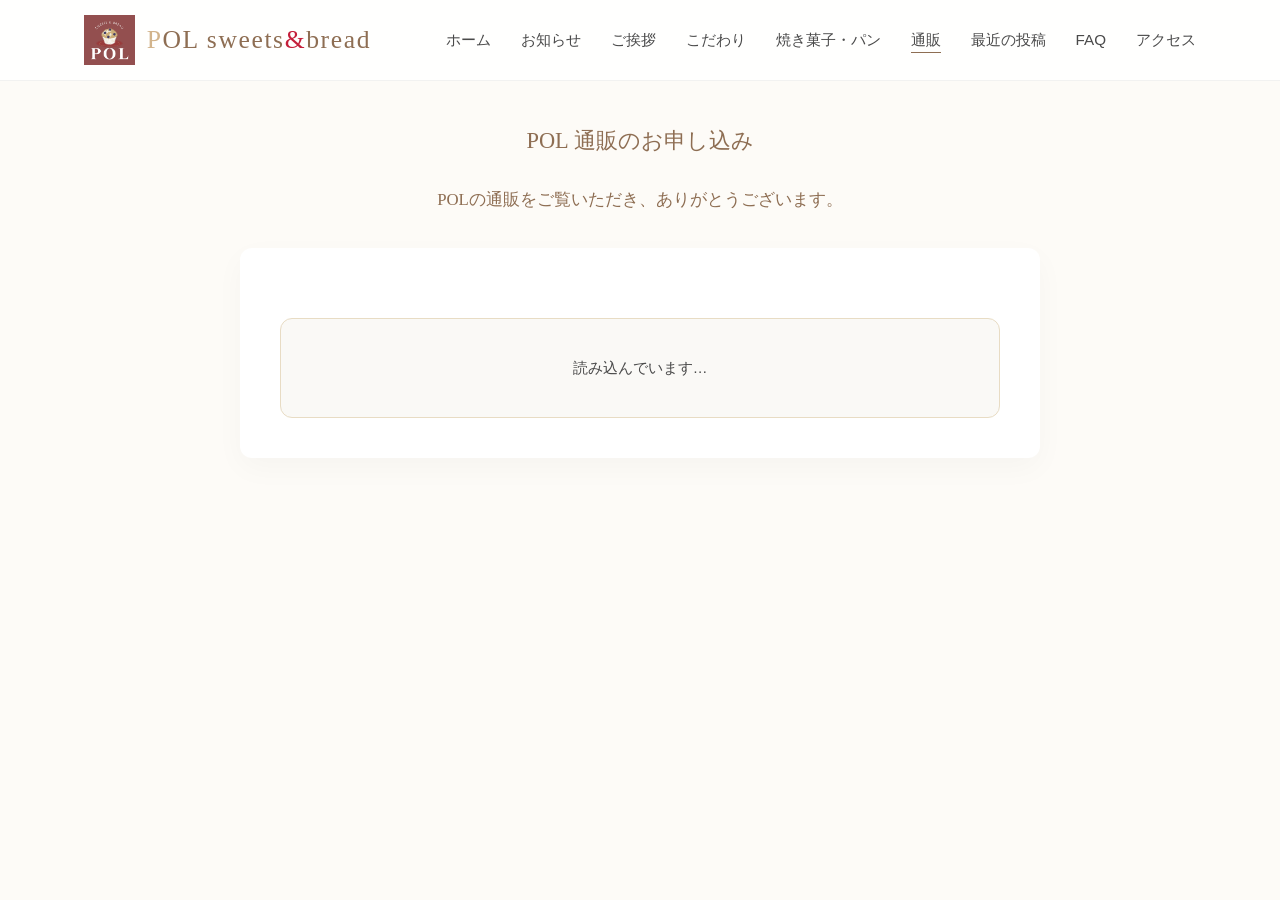
<file: tsuhan/index.html>
<!DOCTYPE html>
<html lang="ja">
<head>
    <meta charset="UTF-8">
    <meta name="viewport" content="width=device-width, initial-scale=1.0">
    <!-- 2026-10-27 このページだけ CSP（個人情報を扱うので、決まった先にしか読み込み・送信させない）。GitHub Pages はヘッダーを変えられないので meta で。
         送信先を足したら（GASのURLを変える・計測を変える等）ここにも足す。script.googleusercontent.com は GAS の応答のリダイレクト先。
         challenges.cloudflare.com は Turnstile（ボット確認・2026-10-27）＝Cloudflare公式の指定どおり script-src と frame-src。 -->
    <meta http-equiv="Content-Security-Policy" content="default-src 'self'; script-src 'self' 'unsafe-inline' https://gc.zgo.at https://challenges.cloudflare.com; frame-src https://challenges.cloudflare.com; style-src 'self' 'unsafe-inline' https://fonts.googleapis.com; font-src https://fonts.gstatic.com; img-src 'self' data: https://pol-hp.goatcounter.com; connect-src https://script.google.com https://script.googleusercontent.com https://pol-hp.goatcounter.com; object-src 'none'; base-uri 'none'; form-action 'none'">
    <title>通販のお申し込み | POL</title>
    <!-- 2026-10-20 本物の受け口（お取り置き用GAS・kind:'tsuhan'）につないだ版。受付の時間・限定数・商品は
         スプレッドシート「pol通販の申し込み」の「設定」タブから読む。末尾に ?mihon=1 を付けると、GASを使わずに
         受付前・売り切れなどの画面を切り替えて見られる（見本の黄色い枠が出る）。検索に載せない。 -->
    <meta name="robots" content="noindex,nofollow">
    <link rel="icon" href="../images/pol_logo_muffin.webp" type="image/webp">
    <link rel="preconnect" href="https://fonts.googleapis.com">
    <link rel="preconnect" href="https://fonts.gstatic.com" crossorigin>
    <link href="https://fonts.googleapis.com/css2?family=Kiwi+Maru:wght@300;400;500&family=Noto+Sans+JP:wght@300;400;500&family=Noto+Serif+JP:wght@400;700&display=swap" rel="stylesheet">
    <script src="../main.js?v=3" defer></script>
    <style>
        /* 2026-11-16 ほかのページと同じヘッダー（ロゴ＋メニュー）を出すため、サイト共通の style.css を読む。
           layer(site) に入れてあるので、このページに書いた指定がいつも勝つ（フォーム・ボタンの見た目はこのページのまま）。
           style.css の ?v= を上げたら、ここも同じ番号に上げる（index.html・reservation.html・online_shop.html と揃える）。 */
        @import url("../style.css?v=20") layer(site);
        :root {
            --color-primary: #8E6E53;
            --color-accent: #D4A59A;
            --color-raspberry: #C41E3A;
            --color-sand: #D2B48C;
            --color-bg: #FDFBF7;
            --font-serif: 'Noto Serif JP', serif;
            --font-kiwi: 'Kiwi Maru', serif;
        }
        html { scroll-behavior: smooth; }
        body { margin: 0; padding: 0; font-family: 'Noto Sans JP', sans-serif; color: #4A4A4A; background-color: var(--color-bg); line-height: 1.8; }
        /* ヘッダーは style.css のもの（画面上に固定）。本文の頭が隠れないよう、その高さぶん下げる */
        main { padding-top: 81px; }
        @media (max-width: 480px) { main { padding-top: 71px; } }
        .page-title { font-family: var(--font-kiwi); font-size: 1.4rem; color: var(--color-primary); font-weight: 500; text-align: center; letter-spacing: normal; margin: 0 0 24px; }
        /* 本文（main の中）には style.css を効かせない＝今までどおりの見た目を保つ。
           revert は「ブラウザ標準」に戻す指定。このページのクラス指定（.form-input など）はこれより強いので、そのまま効く */
        main *:not(svg, svg *) { all: revert; }  /* svg の中は除く（図形の形まで消えるため） */
        .survey-section { padding: 40px 0 60px; }
        main .container { width: 90%; max-width: 800px; margin: 0 auto; padding: 0; }
        .survey-form-container { background: #ffffff; padding: 40px; border-radius: 12px; box-shadow: 0 10px 30px rgba(0,0,0,0.03); }
        .survey-group-title { border-left: 4px solid var(--color-accent); padding-left: 15px; margin: 40px 0 20px; color: var(--color-primary); font-family: var(--font-serif); font-size: 1.25rem; }
        .survey-group-title:first-child { margin-top: 0; }
        .form-group { margin-bottom: 30px; }
        .form-label { display: block; font-weight: 500; margin-bottom: 12px; color: #333; }
        .required { color: var(--color-raspberry); margin-left: 4px; font-size: 0.9rem; }
        .form-select, .form-input { width: 100%; padding: 12px 15px; border: 1px solid #E8DCC4; border-radius: 8px; font-size: 1rem; font-family: inherit; background-color: #fff; box-sizing: border-box; }
        .row-2 { display: flex; gap: 12px; }
        .row-2 > * { flex: 1; }
        .check-row { display: flex; align-items: center; gap: 12px; cursor: pointer; padding: 12px 15px; background: #FAF9F6; border-radius: 8px; }
        .btn-primary { width: 100%; padding: 18px; background-color: var(--color-primary); color: white; border: none; border-radius: 50px; font-size: 1.1rem; font-weight: bold; cursor: pointer; margin-top: 20px; box-shadow: 0 4px 15px rgba(142, 110, 83, 0.2); font-family: inherit; }
        .btn-primary:disabled { opacity: 0.6; cursor: wait; }
        /* Turnstile（ボット確認）の置き場。受付中だけ出る（#order-fields の中） */
        .ts-box { margin: 22px 0 4px; min-height: 65px; }
        .ts-note { font-size: 0.8rem; color: #808080; margin: 4px 0 0; }
        ::placeholder { color: #bbb; opacity: 0.7; font-weight: 300; }
        .form-subtext { font-size: 0.8rem; color: #808080; margin-bottom: 15px; margin-top: -10px; }
        .hp-field { position: absolute; left: -9999px; width: 1px; height: 1px; overflow: hidden; }
        .form-error { display: none; color: var(--color-raspberry); background: #FDF0F0; border-radius: 8px; padding: 12px 15px; font-size: 0.9rem; margin-top: 20px; }

        /* 見本の目印（?mihon=1 のときだけ出る） */
        .mihon-banner { display: none; background: #FFF4D6; border: 1px dashed #D9B44A; color: #6B5310; border-radius: 10px; padding: 14px 18px; font-size: 0.9rem; margin-bottom: 24px; }
        .mihon-switch { display: flex; flex-wrap: wrap; gap: 8px; margin-top: 10px; }
        .mihon-switch button { font-family: inherit; font-size: 0.8rem; padding: 4px 12px; border-radius: 20px; border: 1px solid #D9B44A; background: #fff; color: #6B5310; cursor: pointer; }
        .mihon-switch button.on { background: #D9B44A; color: #fff; }

        /* 商品の案内 */
        .product-card { display: flex; gap: 20px; align-items: center; }
        .product-name { font-family: var(--font-serif); font-size: 1.2rem; color: var(--color-primary); margin: 0 0 4px; }
        .product-price { font-size: 1.3rem; font-weight: 500; color: #333; margin: 0; }
        .product-price small { font-size: 0.8rem; color: #808080; font-weight: 400; }
        .product-price .price-line { display: block; font-size: 1.05rem; }
        /* 箱の中身（GASの items[].desc・設定タブ「◯つ目の箱：中身」）。名前の下に小さく。無ければ出さない（2026-11-16） */
        .product-price .item-desc, .product-desc { display: block; font-size: 0.82rem; font-weight: 400; color: #7d6b5d; margin: 0 0 6px; }
        .product-desc:empty { display: none; }
        .notice-items .ni-remain { display: block; text-align: left; margin: 2px 0; }
        .notice-items .ni-remain:empty { display: none; }
        body:not([data-state="open"]) .remain { display: none; } /* 残りは受付中だけ */
        .notice-items .ni-remain .remain { margin-left: 0; }
        /* 箱ごとの残り（GASの items[].remaining・実数のみ。無ければ出さない）。5箱以下は「残りわずか」で強調（2026-11-21） */
        .remain { display: inline-block; margin-left: 8px; padding: 1px 10px; border-radius: 50px; background: #FDF0F0; color: var(--color-raspberry); border: 1px solid var(--color-raspberry); font-size: 0.9rem; font-weight: 700; line-height: 1.6; white-space: nowrap; }
        .remain.low { background: var(--color-raspberry); color: #fff; animation: remain-pulse 1.6s ease-in-out infinite; }
        .remain.sold { background: #8a8a8a; color: #fff; border-color: #8a8a8a; }
        body[data-state="open"] .notice-items li.ni-sold .ni-name, body[data-state="open"] .notice-items li.ni-sold .ni-price, body[data-state="open"] .notice-items li.ni-sold .ni-desc { color: #aaa; }
        @keyframes remain-pulse { 0%, 100% { transform: scale(1); } 50% { transform: scale(1.06); } }
        @media (prefers-reduced-motion: reduce) { .remain.low { animation: none; } }
        .qty-row { display: flex; align-items: center; gap: 12px; margin-bottom: 10px; flex-wrap: wrap; }
        .qty-row .qty-name { min-width: 10em; color: #333; }
        .status-row { display: flex; gap: 10px; margin: 20px 0 0; flex-wrap: wrap; }
        .status-pill { flex: 1; min-width: 140px; text-align: center; background: #FAF9F6; border-radius: 8px; padding: 10px; }
        .status-pill b { display: block; font-size: 1.15rem; color: var(--color-raspberry); font-weight: 500; }
        .status-pill span { font-size: 0.8rem; color: #808080; }
        /* 受付期間は開始と終了を2段に。日付・時刻の途中では切らない（2026-11-16） */
        .status-pill b .period-part { display: inline; font-size: inherit; color: inherit; white-space: nowrap; }
        .info-table { width: 100%; border-collapse: collapse; font-size: 0.92rem; margin-top: 20px; }
        .info-table th { text-align: left; color: var(--color-primary); font-weight: 500; padding: 8px 12px 8px 0; white-space: nowrap; vertical-align: top; width: 6em; border-bottom: 1px solid #F1EAE0; }
        .info-table td { padding: 8px 0; border-bottom: 1px solid #F1EAE0; }
        .info-table tr:first-child td, .info-table tr:first-child th { border-top: 1px solid #F1EAE0; }
        .insta-note { font-size: 0.82rem; color: #808080; margin: 12px 0 0; }
        .privacy-note { font-size: 0.8rem; color: #808080; background: #FAF9F6; border-radius: 8px; padding: 12px 15px; }

        /* 12月の通販の告知（2026-11-13・どの状態でも出す） */
        .notice-figure { max-width: 420px; margin: 0 auto 28px; text-align: center; }
        .notice-figure .notice-lead { font-family: var(--font-serif); color: var(--color-primary); font-size: 1.05rem; margin: 0 0 4px; }
        .notice-figure .notice-dates { font-size: 0.92rem; margin: 0; }
        /* 箱の中身と値段（2026-11-15） */
        .notice-items { list-style: none; padding: 0; margin: 14px 0 8px; text-align: left; }
        .notice-items li { padding: 8px 0; border-bottom: 1px dashed #D4C5B0; }
        .notice-items li:first-child { border-top: 1px dashed #D4C5B0; }
        .notice-items .ni-head { display: flex; justify-content: space-between; align-items: baseline; gap: 12px; }
        .notice-items .ni-name { font-weight: bold; }
        .notice-items .ni-price { white-space: nowrap; }
        .notice-items .ni-desc { display: block; font-size: 0.85rem; color: #7d6b5d; margin-top: 2px; }
        /* パンの一例（2026-11-19）。冬のPOL便・シュトレン入りの共通 */
        .notice-items .ni-sample { font-size: 0.85rem; color: #7d6b5d; line-height: 1.7; }
        .notice-items .ni-sample-title { display: block; font-weight: bold; }
        /* 箱の写真（2026-11-15）。行の中、中身の下に置く。冬のPOL便・シュトレン入りの写真も同じ形で足せる */
        .notice-items .ni-photo { margin: 8px 0 0; }
        .notice-items .ni-photo img { display: block; width: 100%; max-width: 420px; height: auto; border-radius: 6px; }
        .notice-items .ni-photo figcaption { font-size: 0.78rem; color: #8B7355; margin-top: 4px; }
        /* 焼き菓子ギフトの中身写真（小窓＋拡大） */
        .gift-gallery { margin-top: 12px; }
        .gift-gallery .gg-title { font-family: var(--font-serif); color: var(--color-primary); font-size: 0.9rem; font-weight: bold; margin: 0 0 6px; }
        .gg-list { list-style: none; display: flex; gap: 6px; margin: 0; padding: 0; }
        .notice-items .gg-list li { flex: 1 1 0; min-width: 0; padding: 0; border: 0; }
        .gg-thumb { display: block; width: 100%; padding: 0; border: 0; background: none; font: inherit; color: #4A4A4A; cursor: pointer; text-align: center; }
        .gg-thumb img { display: block; width: 100%; height: auto; aspect-ratio: 1; object-fit: cover; border-radius: 8px; }
        .gg-thumb span { display: block; font-size: 0.62rem; line-height: 1.35; margin-top: 4px; }
        .gg-thumb:focus-visible { outline: 2px solid var(--color-primary); outline-offset: 2px; border-radius: 8px; }
        .gg-lightbox { position: fixed; inset: 0; z-index: 10000; background: rgba(15,15,15,0.96); display: none; flex-direction: column; align-items: center; justify-content: center; color: #fff; touch-action: pan-y; }
        .gg-lightbox.open { display: flex; }
        .gg-count { font-size: 0.95rem; margin-bottom: 8px; }
        .gg-img { max-width: 92vw; max-height: 68vh; object-fit: contain; border-radius: 4px; }
        .gg-cap { font-family: var(--font-serif); font-size: 1rem; margin: 12px 24px 0; text-align: center; }
        .gg-hint { font-size: 0.75rem; color: #ccc; margin: 6px 24px 0; text-align: center; }
        .gg-btn { position: absolute; background: rgba(255,255,255,0.15); color: #fff; border: 0; border-radius: 50%; width: 44px; height: 44px; font-size: 1.6rem; line-height: 1; cursor: pointer; }
        .gg-close { top: 12px; right: 12px; }
        .gg-prev { left: 8px; top: 50%; transform: translateY(-50%); }
        .gg-next { right: 8px; top: 50%; transform: translateY(-50%); }
        body.gg-noscroll { overflow: hidden; }
        .notice-figure .notice-terms { font-size: 0.85rem; color: #7d6b5d; margin: 0; text-align: left; }

        /* 受付前・売り切れ・受付終了・準備中・読み込み中に出す札 */
        .closed-box { display: none; text-align: center; padding: 36px 20px; border: 1px solid #E8DCC4; border-radius: 12px; background: #FAF9F6; margin-top: 30px; }
        .closed-box h4 { font-family: var(--font-serif); color: var(--color-primary); font-size: 1.3rem; margin: 0 0 8px; }
        .closed-box p { margin: 0; font-size: 0.92rem; }
        body:not([data-state="open"]) #order-fields { display: none; }
        body:not([data-state="open"]) #hurry-line { display: none; } /* 「お早めに」は受付中だけ（11/14） */
        body[data-state="loading"] #product-info, body[data-state="prep"] #product-info, body[data-state="error"] #product-info { display: none; }
        body[data-state="loading"] #closed-loading, body[data-state="prep"] #closed-prep, body[data-state="error"] #closed-error,
        body[data-state="before"] #closed-before, body[data-state="soldout"] #closed-soldout, body[data-state="ended"] #closed-ended { display: block; }
        /* 受付終了のあいだ（2026-11-26 けんじ「受付感謝より上はもういらない」）：上の告知・「1. 今回の通販」の箱と受付の時間を出さず、
           お礼をあいさつのすぐ下（白い枠の一番上）へ。表（送料〜返品・交換）と特商法の表記は振込・受け取りのために残す。
           HTMLは消していない＝次の通販で GAS が state=open/before を返せば、そのまま元の並びに戻る */
        /* 読み込み中も告知を出さない（11/26 けんじ「表示に違和感」）＝受付状態が分かってから、受付前・受付中・売り切れの時だけ出る */
        body[data-state="loading"] .notice-figure,
        body[data-state="ended"] .notice-figure,
        body[data-state="ended"] #product-info > .survey-group-title,
        body[data-state="ended"] #product-info > .product-card,
        body[data-state="ended"] #product-info > .status-row { display: none; }
        body[data-state="ended"] #order-form { display: flex; flex-direction: column; }
        body[data-state="ended"] #closed-ended { order: -1; margin: 0 0 10px; }
        body[data-state="ended"] #product-info .info-table { margin-top: 0; }
        body[data-state="ended"] #product-info .info-table tr:has(#v-ship-fee) { display: none; } /* 11/26 けんじ「送料はもういらない」 */

        /* LINE */
        .line-box { margin: 24px 0; padding: 18px; background: #FFF8F0; border: 1px solid #D4C5B0; border-radius: 8px; text-align: center; }
        .line-box p { font-size: 0.85rem; color: #5C4633; margin: 0 0 12px; }
        .line-btn { display: inline-block; background: #06C755; color: white; padding: 10px 24px; border-radius: 4px; text-decoration: none; font-size: 0.85rem; font-weight: bold; }

        /* 送信後 */
        #success-message { display: none; text-align: center; padding: 20px 0; }
        .success-icon-container { width: 90px; height: 90px; margin: 0 auto 30px; background-color: var(--color-primary); border-radius: 50%; display: flex; align-items: center; justify-content: center; }
        .success-icon-container svg { width: 50px; height: 50px; fill: none; stroke: white; stroke-width: 5; stroke-linecap: round; stroke-linejoin: round; }
        .pay-box { text-align: left; background: #FAF9F6; border-radius: 8px; padding: 16px 20px; margin: 24px 0; font-size: 0.92rem; }
        .pay-box h5 { margin: 0 0 8px; color: var(--color-primary); font-size: 1rem; }
        .pay-box ul { margin: 8px 0 0; padding-left: 1.2em; }
        #s-bank { white-space: pre-line; }

        @media (max-width: 600px) {
            .survey-form-container { padding: 24px 18px; }
            .product-card { flex-direction: column; align-items: stretch; }
            .row-2 { flex-direction: column; gap: 12px; }
        }
    </style>
</head>
<body data-state="loading">
    <header class="header">
        <div class="container header-container">
            <h1 class="logo"><a href="../index.html"><img src="../images/pol_logo_muffin.webp" alt="pol"><span class="logo-text"><span class="text-sand">P</span>OL sweets<span class="text-raspberry">&amp;</span>bread</span></a></h1>
            <nav class="nav">
                <ul>
                    <li><a href="../index.html#hero">ホーム</a></li>
                    <li><a href="../index.html#news">お知らせ</a></li>
                    <li><a href="../index.html#greeting">ご挨拶</a></li>
                    <li><a href="../index.html#about">こだわり</a></li>
                    <li><a href="../index.html#menu">焼き菓子・パン</a></li>
                    <li><a href="./" class="active">通販</a></li>
                    <!-- 【開業まで非表示・2026-09-04】 戻すとき＝ data-hidden-until-open が付いた要素から style="display:none;" を消すだけ。 非表示にした全箇所の一覧は  grep -rn "hidden-until-open" *.html  で出ます。 -->
                    <li data-hidden-until-open="2026-09-04" style="display:none;"><a href="../reservation.html">お取り置き</a></li>
                    <li><a href="../index.html#instagram">最近の投稿</a></li>
                    <li><a href="../index.html#faq">FAQ</a></li>
                    <li><a href="../index.html#contact">アクセス</a></li>
                </ul>
            </nav>
            <div class="mobile-menu-toggle">
                <span></span>
                <span></span>
                <span></span>
            </div>
        </div>
    </header>
    <main><section class="survey-section"><div class="container">
        <h2 class="page-title">POL 通販のお申し込み</h2>

        <div class="mihon-banner" id="mihon-banner">
            <b>【見本】</b>画面の切り替えを見るためのモードです（送っても届きません）。
            <div class="mihon-switch">
                <button type="button" data-s="prep">準備中</button>
                <button type="button" data-s="before">受付前</button>
                <button type="button" data-s="open">受付中</button>
                <button type="button" data-s="soldout">売り切れ</button>
                <button type="button" data-s="ended">受付終了</button>
                <button type="button" data-s="done">申し込んだあと</button>
            </div>
        </div>

        <div style="text-align: center; margin-bottom: 32px;"><p style="font-family: var(--font-serif); font-size: 1.05rem; color: var(--color-primary); margin: 0;"><span style="white-space:nowrap">POLの通販をご覧いただき、</span><span style="white-space:nowrap">ありがとうございます。</span><span id="hurry-line"><br>数に限りがありますので、お早めにお申し込みください。</span></p></div>

        <!-- 2026-11-13 12月の通販の告知。受付終了（data-state="ended"）のあいだは CSS で隠す（2026-11-26）。次の通販では中身を書き替えて使う -->
        <div class="notice-figure">
            <p class="notice-lead">12月の通販「冬のPOL便」</p>
            <p class="notice-dates">受付 11月20日（金）20:00〜23日（月・祝）23:59<br>発送 12月10日〜12日</p>
            <ul class="notice-items">
                <li><span class="ni-head"><span class="ni-name">冬のPOL便</span><span class="ni-price">4,000円</span></span><span class="ni-remain" data-box="0"></span><span class="ni-desc">焼き菓子＋パン8〜9個（パン・焼き菓子の種類はおまかせ）</span></li>
                <li><span class="ni-head"><span class="ni-name">冬のPOL便シュトレン入り</span><span class="ni-price">5,200円</span></span><span class="ni-remain" data-box="1"></span><span class="ni-desc">シュトレン＋パン5個（パンの種類はおまかせ）</span>
                    <figure class="ni-photo"><img src="../images/tsuhan/stollen.webp" alt="POLのシュトレン" width="480" height="480" loading="lazy"><figcaption>シュトレン（写真はイメージです）</figcaption></figure></li>
                <li class="ni-sample"><span class="ni-sample-title">パンの一例</span>⭐︎ローズマリー酵母のオニオンチーズフォカッチャ<br>⭐︎みかん酵母のフロマージュウールロール<br>⭐︎ヨーグルト酵母のグラタンパン<br>⭐︎りんご酵母のメロンパン<br>他</li>
                <li><span class="ni-head"><span class="ni-name">冬のPOL便焼き菓子ギフト</span><span class="ni-price">3,800円</span></span><span class="ni-remain" data-box="2"></span><span class="ni-desc">シュトレン風パウンド1本＋焼き菓子5種</span>
                    <figure class="ni-photo"><img src="../images/tsuhan/gift-sweets.webp" alt="冬のPOL便焼き菓子ギフトの例" width="480" height="480" loading="lazy"><figcaption>写真は一例です</figcaption></figure>
                    <div class="gift-gallery"><p class="gg-title">中身の写真（タップで拡大）</p><ul class="gg-list"><li><button type="button" class="gg-thumb" data-i="0" aria-label="シュトレン風パウンドの写真を拡大して見る"><img src="../images/tsuhan/gift/thumb-1.webp" alt="シュトレン風パウンド" width="240" height="240" loading="lazy"><span>シュトレン風<br>パウンド</span></button></li><li><button type="button" class="gg-thumb" data-i="1" aria-label="ディアマンクッキー 3種（抹茶ホワイトチョコ・ココアオレンジ・チョコチップ）の写真を拡大して見る"><img src="../images/tsuhan/gift/thumb-2.webp" alt="ディアマンクッキー 3種（抹茶ホワイトチョコ・ココアオレンジ・チョコチップ）" width="240" height="240" loading="lazy"><span>ディアマン<br>クッキー<br>3種</span></button></li><li><button type="button" class="gg-thumb" data-i="2" aria-label="ブールドネージュ プレーンの写真を拡大して見る"><img src="../images/tsuhan/gift/thumb-3.webp" alt="ブールドネージュ プレーン" width="240" height="240" loading="lazy"><span>ブールド<br>ネージュ<br>プレーン</span></button></li><li><button type="button" class="gg-thumb" data-i="3" aria-label="ブールドネージュ イチゴの写真を拡大して見る"><img src="../images/tsuhan/gift/thumb-4.webp" alt="ブールドネージュ イチゴ" width="240" height="240" loading="lazy"><span>ブールド<br>ネージュ<br>イチゴ</span></button></li><li><button type="button" class="gg-thumb" data-i="4" aria-label="ブールドネージュ プレーンとイチゴの写真を拡大して見る"><img src="../images/tsuhan/gift/thumb-5.webp" alt="ブールドネージュ プレーンとイチゴ" width="240" height="240" loading="lazy"><span>ブールド<br>ネージュ<br>プレーンとイチゴ</span></button></li></ul></div></li>
            </ul>
            <p class="notice-terms">税込・送料込み。北海道・九州・沖縄は＋500円、中国・四国は＋200円</p>
            <p class="notice-terms">冷凍でお届けします。届いたら、すぐに冷凍庫に入れてください。</p>
            <p class="notice-terms">数に限りがあるため、お1人様1箱までとさせていただきます</p>
        </div>

        <div class="survey-form-container">
            <form id="order-form" novalidate>

                <div id="product-info">
                    <h4 class="survey-group-title">1. 今回の通販</h4>
                    <div class="product-card">
                        <div>
                            <p class="product-name" id="v-product"></p>
                            <p class="product-desc" id="v-desc"></p>
                            <p class="product-price"><span id="v-price"></span> <small>（税込・送料込み）</small></p>
                        </div>
                    </div>
                    <div class="status-row">
                        <div class="status-pill"><b id="v-limit"></b><span>なくなり次第締め切ります</span></div>
                        <div class="status-pill"><b id="v-period"></b><span>受付の時間</span></div>
                    </div>
                    <table class="info-table">
                        <tr><th>送料</th><td id="v-ship-fee">込み</td></tr>
                        <tr><th>発送日</th><td id="v-ship-date"></td></tr>
                        <tr><th>お支払い</th><td>銀行振込（前払い）。振込先はお申し込みのあとにメールでお知らせします。振込の<span style="white-space:nowrap">手数料は</span>お客様の<span style="white-space:nowrap">ご負担となります</span></td></tr>
                        <!-- 2026-11-16 特商法12条の6（申し込む前の画面に支払の時期・キャンセル・返品を出す）。文は tokushoho.html と同じ条件。
                             振込の時期は GAS ?q=tsuhan が payWhen（例「11月24日（火）〜11月27日（金）」）を返す回だけ日付を出す。返さないあいだは下の文のまま -->
                        <tr><th>振込の時期</th><td id="v-pay-when">お申し込みのあとにお送りする確認メールに書いた期限までにお振り込みください。期限までにご入金がない場合は、キャンセルとさせていただきます</td></tr>
                        <tr><th>キャンセル</th><td>ご入金の前でしたら、POLのLINEからご連絡いただければキャンセルできます。ご入金のあとは、お客様のご都合によるキャンセルはお受けしておりません</td></tr>
                        <tr><th>返品・交換</th><td>食品のため、お客様のご都合による返品・交換はお受けしておりません。破損や品違いがあった場合は、お届けから3日以内にPOLのLINEからご連絡ください（代わりの品の発送か、ご返金で対応します）</td></tr>
                    </table>
                    <!-- 2026-11-18 決定：保存のしかたのInstagram投稿は作らない（発送メールに書く・GAS @44）。案内文は外し、特商法の表記へのリンクだけ残す（受付前・売り切れ・受付終了でもここから見られるように） -->
                    <p class="insta-note"><a href="tokushoho.html" style="color: #808080;">特定商取引法に基づく表記</a></p>
                </div>

                <div id="closed-loading" class="closed-box"><p>読み込んでいます…</p></div>
                <div id="closed-prep"></div>
                <div id="closed-error" class="closed-box">
                    <h4>読み込めませんでした</h4>
                    <p>時間をおいて、ページを開き直してください。</p>
                </div>
                <div id="closed-before" class="closed-box">
                    <h4><span style="white-space:nowrap">受付は</span><span style="white-space:nowrap">まだ始まっていません</span></h4>
                    <p><span id="v-start"></span>から<span style="white-space:nowrap">受付を始めます。</span><br><b>時刻になったら、このページを<span style="white-space:nowrap">開き直してください。</span></b></p>
                </div>
                <div id="closed-soldout" class="closed-box">
                    <h4>売り切れました</h4>
                    <p>たくさんのお申し込み、ありがとうございました。</p>
                </div>
                <div id="closed-ended" class="closed-box">
                    <h4>受付は終了しました</h4>
                    <p>たくさんのお申し込み、ありがとうございました。お届けまで心をこめてお作りします。</p>
                </div>

                <div id="order-fields">
                    <h4 class="survey-group-title">2. お届け先</h4>
                    <div class="form-group"><label class="form-label">お名前 <span class="required">*</span></label>
                        <div class="row-2"><input class="form-input" name="name" autocomplete="name" placeholder="例）山田 花子" required maxlength="50"><input class="form-input" name="kana" placeholder="ふりがな　例）やまだ はなこ" maxlength="50"></div></div>
                    <div class="form-group"><label class="form-label">電話番号 <span class="required">*</span></label>
                        <p class="form-subtext">配送の方が連絡するときに使います</p>
                        <input class="form-input" type="tel" name="tel" autocomplete="tel" inputmode="numeric" placeholder="例）090-1234-5678" required maxlength="13"></div>
                    <div class="form-group"><label class="form-label">郵便番号 <span class="required">*</span></label>
                        <input class="form-input" name="zip" autocomplete="postal-code" inputmode="numeric" placeholder="例）176-0000" style="max-width: 200px;" required maxlength="8"></div>
                    <div class="form-group"><label class="form-label">都道府県 <span class="required">*</span></label>
                        <select class="form-select" name="pref" autocomplete="address-level1" required style="max-width: 200px;"><option value="">選択してください</option></select></div>
                    <div class="form-group"><label class="form-label">ご住所 <span class="required">*</span></label>
                        <input class="form-input" name="address" autocomplete="street-address" placeholder="市区町村から、建物名・部屋番号まで" required maxlength="200"></div>
                    <div class="form-group"><label class="form-label">メールアドレス <span class="required">*</span></label>
                        <p class="form-subtext">お申し込み内容と振込先、お届け後のアンケートをお送りします</p>
                        <input class="form-input" type="email" name="email" autocomplete="email" placeholder="例）pol@example.com" required maxlength="100"></div>
                    <div class="form-group"><label class="form-label">個数 <span class="required">*</span></label>
                        <p class="form-subtext" id="qty-note"></p>
                        <div id="qty-rows"></div></div>

                    <div class="form-group">
                        <label class="check-row"><input type="checkbox" name="newsletter" value="yes"> 「pol通信」（メールの読みもの）を受け取る</label>
                    </div>
                    <div class="hp-field" aria-hidden="true"><label>この欄は空のままにしてください<input type="text" name="hp" tabindex="-1" autocomplete="off"></label></div>

                    <p class="privacy-note">いただいたお名前・ご住所・お電話番号・メールアドレスは、商品の発送とご連絡、お届け後のアンケートのご案内にのみ使わせていただきます（くわしくは <a href="../privacy.html" style="color: var(--color-primary);">個人情報の取り扱い</a>）。<br>お支払い・キャンセル・返品については <a href="tokushoho.html" style="color: var(--color-primary);">特定商取引法に基づく表記</a> をご覧ください。</p>

                    <div class="ts-box" id="ts-box"></div>
                    <p class="ts-note" id="ts-note">上の確認（自動で終わることがほとんどです）が済むと「申し込む」を押せるようになります。</p>
                    <p class="form-error" id="form-error"></p>
                    <button type="submit" id="submitBtn" class="btn-primary">申し込む</button>
                </div>
            </form>

            <div id="success-message">
                <div class="success-icon-container"><svg viewBox="0 0 52 52"><path d="M14.1 27.2l7.1 7.2 16.7-16.8"/></svg></div>
                <h4 style="font-family: var(--font-serif); color: var(--color-primary); font-size: 1.2rem;">お申し込みを受け付けました</h4>
                <p id="s-msg">ありがとうございます。受付番号は <b id="s-no"></b> です。<br>同じ内容をメールでもお送りしました。</p>
                <div class="pay-box" id="s-pay">
                    <h5>お振込先</h5>
                    <div id="s-bank"></div>
                    お振込の金額：<b id="s-total"></b>（送料込み）
                    <ul>
                        <li><b id="s-deadline"></b>にお振り込みください。期限を過ぎた場合は、キャンセルとさせていただきます。</li>
                        <li>振込の名前は、お申し込みのときのお名前でお願いします。</li>
                        <li>ご入金を確認できましたら、確認のメールをお送りします。</li>
                    </ul>
                </div>
                <div class="line-box">
                    <p>🍞 LINE友だちには、次の通販を先にお知らせします。</p>
                    <a class="line-btn" href="https://lin.ee/vKcp8Xd" target="_blank" rel="noopener noreferrer">LINE で友だち追加する</a>
                </div>
            </div>
        </div>
    </div></section></main>
    <script>
        // 受け口＝お取り置き用GAS（同じURL・kind:'tsuhan' で通販として扱う）。secret は公開JSに書く合言葉＝URLを拾っただけのボット除け
        const GAS_URL = 'https://script.google.com/macros/s/AKfycbyMT-ZX9lwH-6Grdb-oJvYlXr7lHse0w8MQgHAgZ6sjHcDEblv8uH9_kj1_wAO4W2__/exec';
        const SECRET = 'ZymyE65B7WQcWnaR3od8A7xv';
        // Turnstile（Cloudflareのボット確認・2026-10-27）のサイトキー。★本物のキーはここ1か所を差し替えるだけ。
        // 今の値は本物（ウィジェット「pol通販」・ホスト名 kabufamille.github.io だけで動く＝localhost では「ホスト名が違う」で失敗するのが正常）。
        // ローカルで試すときだけ Cloudflare 公式のテスト用キー（Turnstile の Testing のページ・必ず通る）に一時的に替える。秘密キーは GAS のスクリプトプロパティ TURNSTILE_SECRET 側
        const TURNSTILE_SITEKEY = '0x4AAAAAAFno3mCT8g-vJV1_';
        const PREFS = ['北海道','青森県','岩手県','宮城県','秋田県','山形県','福島県','茨城県','栃木県','群馬県','埼玉県','千葉県','東京都','神奈川県','新潟県','富山県','石川県','福井県','山梨県','長野県','岐阜県','静岡県','愛知県','三重県','滋賀県','京都府','大阪府','兵庫県','奈良県','和歌山県','鳥取県','島根県','岡山県','広島県','山口県','徳島県','香川県','愛媛県','高知県','福岡県','佐賀県','長崎県','熊本県','大分県','宮崎県','鹿児島県','沖縄県'];

        const $ = (id) => document.getElementById(id);
        const form = $('order-form');
        const success = $('success-message');
        const yen = (n) => Number(n).toLocaleString() + '円';

        const prefSel = form.elements.pref;
        PREFS.forEach(p => prefSel.add(new Option(p, p)));

        // 電話・郵便番号：打つそばからハイフンを入れる（何けた打ったか分かるように）。全角数字も半角に
        const toDigits = (s) => s.replace(/[０-９]/g, c => String.fromCharCode(c.charCodeAt(0) - 0xFEE0)).replace(/\D/g, '');
        const splitAt = (d, sizes) => {
            const out = []; let i = 0;
            sizes.forEach((n, k) => { if (i < d.length) { out.push(k === sizes.length - 1 ? d.slice(i) : d.slice(i, i + n)); i += n; } });
            return out.join('-');
        };
        const fmtZip = (d) => splitAt(d.slice(0, 7), [3, 4]);
        const fmtTel = (d) => {
            d = d.slice(0, 11);
            if (/^0[5789]0/.test(d)) return splitAt(d, [3, 4, 4]);   // 携帯・050
            if (/^0120/.test(d)) return splitAt(d, [4, 3, 3]);
            if (/^0[36]/.test(d)) return splitAt(d, [2, 4, 4]);      // 東京・大阪
            return splitAt(d, [3, 3, 4]);
        };
        [[form.elements.zip, fmtZip], [form.elements.tel, fmtTel]].forEach(([el, fmt]) => {
            el.addEventListener('input', () => {
                const before = toDigits(el.value.slice(0, el.selectionStart || 0)).length;  // カーソルより前の数字の数
                el.value = fmt(toDigits(el.value));
                let pos = 0, seen = 0;
                while (pos < el.value.length && seen < before) { if (/\d/.test(el.value[pos])) seen++; pos++; }
                el.setSelectionRange(pos, pos);
            });
        });

        function setState(state) {
            document.body.dataset.state = state;
        }

        // 箱は3種類まで（2026-10-28 に2種類・2026-11-10 に3種類）。GASが返す items の数だけ欄を出す（ここに種類の数は書かない）。
        // GASが items を返さない古い版でも product・price で1種類として出す
        let ITEMS = [], PER_PERSON = 2;
        // 箱ごとの残り：GASが実数（remaining）を返した受付中の箱だけ。無い（古い返事）・売り切れ・0以下は何も出さない
        function remainEl(it) {
            if (it.soldout) { const sd = document.createElement('span'); sd.className = 'remain sold'; sd.textContent = '売り切れ'; return sd; }  // 売り切れは残数が無くても出す（グレーのバッジ）
            if ( typeof it.remaining !== 'number' || !isFinite(it.remaining) || it.remaining < 1) return null;
            const r = Math.floor(it.remaining);
            const el = document.createElement('span');
            el.className = 'remain' + (r <= 5 ? ' low' : '');
            el.textContent = r <= 5 ? '🔥 残りわずか！あと' + r + '箱' : '残り' + r + '箱';
            return el;
        }
        function applyInfo(info) {
            ITEMS = (info.items && info.items.length) ? info.items : [{ name: info.product || '', price: info.price || 0 }];
            PER_PERSON = info.perPerson || 2;
            const multi = ITEMS.length > 1;
            $('v-product').textContent = multi ? ITEMS.length + '種類の箱からお選びいただけます' : (ITEMS[0].name || '');
            $('v-desc').textContent = (!multi && ITEMS[0].desc) ? ITEMS[0].desc : '';  // 1種類のときは名前の下に中身
            const priceEl = $('v-price');
            priceEl.textContent = '';
            if (multi) {
                ITEMS.forEach(it => {
                    const line = document.createElement('span');
                    line.className = 'price-line';
                    line.textContent = it.name + '　' + yen(it.price) + (it.soldout ? '（売り切れ）' : '');
                    priceEl.appendChild(line);
                    if (it.desc) {
                        const ds = document.createElement('span');
                        ds.className = 'item-desc';
                        ds.textContent = it.desc;
                        priceEl.appendChild(ds);
                    }
                });
            } else {
                priceEl.textContent = ITEMS[0].price ? yen(ITEMS[0].price) : '';
            }
            // ページ上部の告知（静的な3箱）にも同じ残りを出す。箱の並びは GAS の items と同じ順（1つ目・2つ目・3つ目）。毎回いったん空にして付け直す
            document.querySelectorAll('.ni-remain').forEach(slot => {
                slot.textContent = '';
                const it = ITEMS[Number(slot.dataset.box)];
                if (slot.parentElement) slot.parentElement.classList.toggle('ni-sold', !!(it && it.soldout));
                const rm = it ? remainEl(it) : null;
                if (rm) slot.appendChild(rm);
            });
            $('v-limit').textContent = '限定販売';  // 合計数は見せず「限定販売」とだけ出す（2026-11-14）
            // 受付の時間は2段（1段目「開始 〜」・2段目「終了」）。それぞれ途中で切れないよう nowrap の span に入れる（2026-11-16）
            const per = $('v-period');
            per.textContent = '';
            if (info.start && info.end) {
                const a = document.createElement('span'); a.className = 'period-part'; a.textContent = info.start + ' 〜';
                const b = document.createElement('span'); b.className = 'period-part'; b.textContent = info.end;
                per.append(a, document.createElement('br'), b);
            }
            $('v-start').textContent = info.start || '';
            $('v-ship-date').textContent = info.shipDate || '';
            if (info.payWhen) $('v-pay-when').textContent = info.payWhen + 'にお振り込みください。期限までにご入金がない場合は、キャンセルとさせていただきます';
            const extra = [];
            if (info.farFee) extra.push('北海道・九州・沖縄は＋' + yen(info.farFee));
            if (info.midFee) extra.push('中国・四国は＋' + yen(info.midFee));
            $('v-ship-fee').textContent = extra.length ? '込み（' + extra.join('、') + '）' : '込み';

            // 個数：1種類なら今までどおり1つの選択欄。2・3種類なら種類ごとに「0箱〜」で選ぶ
            const rows = $('qty-rows');
            rows.textContent = '';
            $('qty-note').textContent = multi ? (PER_PERSON === 1 ? '数に限りがあるため、お1人様1箱までとさせていただきます。どれか1つをお選びください' : '数に限りがあるため、お1人様合わせて' + PER_PERSON + '箱までとさせていただきます') : '';
            ITEMS.forEach((it, i) => {
                const wrap = document.createElement('div');
                wrap.className = 'qty-row';
                if (multi) {
                    const lb = document.createElement('span');
                    lb.className = 'qty-name';
                    lb.textContent = it.name;
                    wrap.appendChild(lb);
                }
                const sel = document.createElement('select');
                sel.className = 'form-select';
                sel.name = 'qty' + i;
                sel.style.maxWidth = '200px';
                if (multi) {
                    sel.add(new Option(it.soldout ? '売り切れ' : '0箱', '0'));
                    if (!it.soldout) for (let n = 1; n <= PER_PERSON; n++) sel.add(new Option(n + '箱', String(n)));
                    sel.disabled = !!it.soldout;
                } else {
                    sel.add(new Option('選択してください', ''));
                    for (let n = 1; n <= PER_PERSON; n++) sel.add(new Option(n + '箱', String(n)));
                }
                wrap.appendChild(sel);
                rows.appendChild(wrap);
            });
        }
        const readQtys = () => ITEMS.map((_, i) => Number((form.elements['qty' + i] || {}).value || 0));

        function showDone(r) {
            $('s-no').textContent = r.orderNo;
            $('s-total').textContent = yen(r.total);
            // 振込の時期：GASが payFrom（振込を受け付け始める日）を返す回は「◯〜◯」、それ以外は「◯まで」（2026-11-15）
            $('s-deadline').textContent = r.payFrom ? r.payFrom + '〜' + r.deadline : r.deadline + 'まで';
            $('s-bank').textContent = r.bank;
            form.style.display = 'none';
            success.style.display = 'block';
            window.scrollTo(0, 0);
        }

        // 二度押し（同じ方から10分以内の2回目）：GASは「受け付けている」ことだけを返す（2026-10-27）。
        // 受付番号・金額・振込先は確認メールで見てもらう。古いGASが番号つきで返してきても、ここでは出さない
        function showDupDone(r) {
            $('s-msg').textContent = r.message || 'さきほどのお申し込みを受け付けています。確認メールをご覧ください';
            $('s-pay').style.display = 'none';
            form.style.display = 'none';
            success.style.display = 'block';
            window.scrollTo(0, 0);
        }

        function showError(msg) {
            const el = $('form-error');
            el.textContent = msg;
            el.style.display = msg ? 'block' : 'none';
        }

        // ---- Turnstile（ボット確認）：受付中のときだけ読み込んで出す。見本モード・準備中・売り切れでは読み込まない ----
        let tsToken = '', tsWidget = null;
        const submitBtn = $('submitBtn');
        function updateSubmit() {
            if (MIHON) return;
            submitBtn.disabled = !tsToken;
            $('ts-note').style.display = tsToken ? 'none' : 'block';
        }
        function startTurnstile() {
            if (MIHON || document.getElementById('ts-script')) return;
            updateSubmit();
            window.onTurnstileLoad = () => {
                tsWidget = turnstile.render('#ts-box', {
                    sitekey: TURNSTILE_SITEKEY, language: 'ja',
                    callback: (t) => { tsToken = t; updateSubmit(); },
                    'expired-callback': () => { tsToken = ''; updateSubmit(); },
                    'error-callback': () => { tsToken = ''; updateSubmit(); }
                });
            };
            const s = document.createElement('script');
            s.id = 'ts-script';
            s.src = 'https://challenges.cloudflare.com/turnstile/v0/api.js?render=explicit&onload=onTurnstileLoad';
            s.async = true;
            s.onerror = () => { $('ts-note').textContent = '確認の部品を読み込めませんでした。ページを開き直すか、広告ブロック等を外してお試しください。解決しない場合は、POLのLINEへご連絡ください。'; };
            document.head.appendChild(s);
        }
        // トークンは1回しか使えない＝送ったあと（受付できなかった時）は確認をやり直す
        function resetTurnstile() {
            tsToken = '';
            if (tsWidget !== null && window.turnstile) turnstile.reset(tsWidget);
            updateSubmit();
        }

        // ---- 見本モード（?mihon=1）：GASを使わずに画面だけ切り替える ----
        const MIHON = new URLSearchParams(location.search).get('mihon') === '1';
        if (MIHON) {
            $('mihon-banner').style.display = 'block';
            $('ts-note').style.display = 'none'; $('ts-box').style.display = 'none';  // 見本ではボット確認を出さない
            // 見本は今回（2026-12 冬のPOL便）と同じ3種類の形（2026-11-16）。?mihon=1&one=1 で1種類の形・?mihon=1&three=1 で3種類目が売り切れの見え方
            const MQ = new URLSearchParams(location.search);
            const ONE = MQ.get('one') === '1', THREE = MQ.get('three') === '1';
            const M_ITEMS = [{ name: '冬のPOL便（例）', price: 4000, desc: '焼き菓子＋パン8〜9個（パン・焼き菓子の種類はおまかせ）' }, { name: '冬のPOL便シュトレン入り（例）', price: 5200, desc: 'シュトレン＋パン5個（パンの種類はおまかせ）' }, { name: '冬のPOL便焼き菓子ギフト（例）', price: 3800, desc: 'シュトレン風パウンド1本＋焼き菓子5種' }];
            if (MQ.get('nodesc') === '1') M_ITEMS.forEach(it => delete it.desc);  // ?mihon=1&nodesc=1＝中身の無い返事（GAS @39 まで）の見え方
            if (THREE) M_ITEMS[2].soldout = true;
            // 見本：?rem=7,2,0 で箱ごとの残りの見え方（左から1・2・3つ目。0は売り切れ扱い・空欄は残数なし）
            const REM = MQ.get('rem');
            if (REM !== null) REM.split(',').forEach((v, i) => { if (!M_ITEMS[i] || v === '') return; const n = Number(v); if (n <= 0) M_ITEMS[i].soldout = true; else M_ITEMS[i].remaining = n; });
            applyInfo({
                items: ONE ? [M_ITEMS[0]] : M_ITEMS,
                limit: 15, perPerson: 1, midFee: 200, farFee: 500, shipDate: '12月10〜12日に発送予定', payWhen: MQ.get('nopay') === '1' ? '' : '11月24日（火）〜11月27日（金）', start: '11月20日（金）20:00', end: '11月23日（月）23:59'
            });
            const pick = (s) => {
                document.querySelectorAll('.mihon-switch button').forEach(b => b.classList.toggle('on', b.dataset.s === s));
                if (s === 'done') { setState('open'); showDone({ orderNo: 1, total: 4000, payFrom: '11月24日（火）', deadline: '11月27日（金）', bank: '○○銀行 ○○支店　普通 1234567\n名義 ○○○○' }); return; }
                form.style.display = ''; success.style.display = 'none'; setState(s);
            };
            document.querySelectorAll('.mihon-switch button').forEach(b => b.addEventListener('click', () => pick(b.dataset.s)));
            pick('open');
        } else {
            // 受付状態の問い合わせ（読むだけ）は、失敗したら少し待って最大3回やり直す（2026-11-13）。
            // 混み合ってGASの同時実行の上限に当たった時の取りこぼし対策。待つ間は「読み込んでいます…」のまま。
            // 待ち時間は 1秒→2秒→4秒 にランダムな0〜0.5秒を足す（一斉に再送しないため）。申し込みの送信（POST）はやり直さない
            const RETRY_WAITS = [1000, 2000, 4000];
            const loadInfo = (n) => fetch(GAS_URL + '?q=tsuhan', { cache: 'no-store' })
                .then(r => r.json())
                .then(info => {
                    if (info.status !== 'ok') throw new Error('status');
                    return info;
                })
                .catch(err => {
                    if (n >= RETRY_WAITS.length) throw err;
                    return new Promise(res => setTimeout(res, RETRY_WAITS[n] + Math.random() * 500)).then(() => loadInfo(n + 1));
                });
            loadInfo(0)
                .then(info => {
                    applyInfo(info);
                    setState(info.state);
                    if (info.state === 'open') startTurnstile();
                })
                .catch(() => setState('error'));
        }

        form.addEventListener('submit', async (e) => {
            e.preventDefault();
            showError('');
            const f = form.elements;
            const need = [['name', 'お名前'], ['tel', '電話番号'], ['zip', '郵便番号'], ['pref', '都道府県'], ['address', 'ご住所'], ['email', 'メールアドレス']];
            const missing = need.filter(([k]) => !String(f[k].value).trim()).map(([, label]) => label);
            const qtys = readQtys();
            const qtyTotal = qtys.reduce((a, n) => a + n, 0);
            if (!qtyTotal) missing.push('個数');
            if (missing.length) { showError(missing.join('・') + 'を入力してください'); return; }
            if (qtyTotal > PER_PERSON) { showError(PER_PERSON === 1 ? 'お1人様1箱までです。どれか1つに絞ってください' : 'お1人様合わせて' + PER_PERSON + '箱までです。個数を減らしてください'); return; }
            if (!/^[^@\s]+@[^@\s]+\.[^@\s]+$/.test(f.email.value.trim())) { showError('メールアドレスの形を確かめてください'); return; }
            const tel = f.tel.value.replace(/[^\d]/g, '');
            if (tel.length < 10 || tel.length > 11) { showError('電話番号を確かめてください（数字10〜11けた）'); return; }
            const zip = f.zip.value.replace(/[^\d]/g, '');
            if (zip.length !== 7) { showError('郵便番号を確かめてください（数字7けた）'); return; }

            if (MIHON) { showDone({ orderNo: 1, total: 4000, payFrom: '11月24日（火）', deadline: '11月27日（金）', bank: '○○銀行 ○○支店　普通 1234567\n名義 ○○○○' }); return; }
            if (!tsToken) { showError('「申し込む」の上の確認が済んでから、もう一度押してください'); return; }

            const btn = submitBtn;
            btn.disabled = true;
            btn.textContent = '送信中…';
            try {
                const res = await fetch(GAS_URL, {
                    method: 'POST',
                    headers: { 'Content-Type': 'text/plain' },
                    body: JSON.stringify({
                        kind: 'tsuhan', secret: SECRET, hp: f.hp.value,
                        name: f.name.value.trim(), kana: f.kana.value.trim(), tel: f.tel.value.trim(),
                        zip: zip, pref: f.pref.value, address: f.address.value.trim(),
                        email: f.email.value.trim(), qty: qtyTotal, qtys: qtys, newsletter: f.newsletter.checked,
                        turnstileToken: tsToken
                    })
                });
                const r = await res.json();
                if (r.status === 'success') { if (r.duplicate) showDupDone(r); else showDone(r); return; }
                resetTurnstile();
                if (r.status === 'closed') { setState(r.state || 'ended'); window.scrollTo(0, 0); return; }
                showError(r.message || '送信に失敗しました。お手数ですが、POLのLINEへご連絡ください');
            } catch (err) {
                resetTurnstile();
                showError('送信できませんでした。通信の状態を確かめて、もう一度押してください。解決しない場合は、POLのLINEへご連絡ください');
            } finally {
                btn.textContent = '申し込む';
                if (MIHON) btn.disabled = false; else updateSubmit();
            }
        });
    </script>
    <!-- 訪問者数の計測（GoatCounter pol-hp・Cookieなし）。見本モード(?mihon=1)は数えない -->
    <div class="gg-lightbox" id="gg-lightbox" role="dialog" aria-modal="true" aria-label="中身の写真" hidden>
        <p class="gg-count" id="gg-count" aria-live="polite"></p>
        <img class="gg-img" id="gg-img" alt="">
        <p class="gg-cap" id="gg-cap"></p>
        <p class="gg-hint">左右にスワイプで次の写真 ／ ×かまわりをタップで閉じる</p>
        <button type="button" class="gg-btn gg-close" id="gg-close" aria-label="閉じる">&times;</button>
        <button type="button" class="gg-btn gg-prev" id="gg-prev" aria-label="前の写真">&lsaquo;</button>
        <button type="button" class="gg-btn gg-next" id="gg-next" aria-label="次の写真">&rsaquo;</button>
    </div>
    <script>
    (function () {
        var thumbs = document.querySelectorAll('.gg-thumb');
        var box = document.getElementById('gg-lightbox');
        if (!thumbs.length || !box) return;
        var img = document.getElementById('gg-img'), cap = document.getElementById('gg-cap'), cnt = document.getElementById('gg-count');
        var idx = 0, opener = null, x0 = null;
        function show(i) {
            idx = (i + thumbs.length) % thumbs.length;
            var t = thumbs[idx].querySelector('img');
            img.src = t.src.replace('thumb-', 'large-');
            img.alt = t.alt; cap.textContent = t.alt;
            cnt.textContent = (idx + 1) + ' / ' + thumbs.length;
        }
        function open(i, btn) {
            opener = btn; show(i); box.hidden = false; box.classList.add('open');
            document.body.classList.add('gg-noscroll'); document.getElementById('gg-close').focus();
        }
        function close() {
            box.classList.remove('open'); box.hidden = true; img.removeAttribute('src');
            document.body.classList.remove('gg-noscroll'); if (opener) opener.focus();
        }
        thumbs.forEach(function (b, i) { b.addEventListener('click', function () { open(i, b); }); });
        document.getElementById('gg-close').addEventListener('click', close);
        document.getElementById('gg-prev').addEventListener('click', function () { show(idx - 1); });
        document.getElementById('gg-next').addEventListener('click', function () { show(idx + 1); });
        box.addEventListener('click', function (e) { if (e.target === box) close(); });
        document.addEventListener('keydown', function (e) {
            if (box.hidden) return;
            if (e.key === 'Escape') close();
            else if (e.key === 'ArrowLeft') show(idx - 1);
            else if (e.key === 'ArrowRight') show(idx + 1);
        });
        box.addEventListener('touchstart', function (e) { x0 = e.touches[0].clientX; }, { passive: true });
        box.addEventListener('touchend', function (e) {
            if (x0 === null) return;
            var d = e.changedTouches[0].clientX - x0; x0 = null;
            if (Math.abs(d) > 40) show(idx + (d < 0 ? 1 : -1));
        });
    })();
    </script>
    <script>if (/[?&]mihon=1/.test(location.search)) window.goatcounter = { no_onload: true };</script>
    <script data-goatcounter="https://pol-hp.goatcounter.com/count" async src="https://gc.zgo.at/count.v4.js" crossorigin="anonymous" integrity="sha384-nRw6qfbWyJha9LhsOtSb2YJDyZdKvvCFh0fJYlkquSFjUxp9FVNugbfy8q1jdxI+"></script>
</body>
</html>
</file>
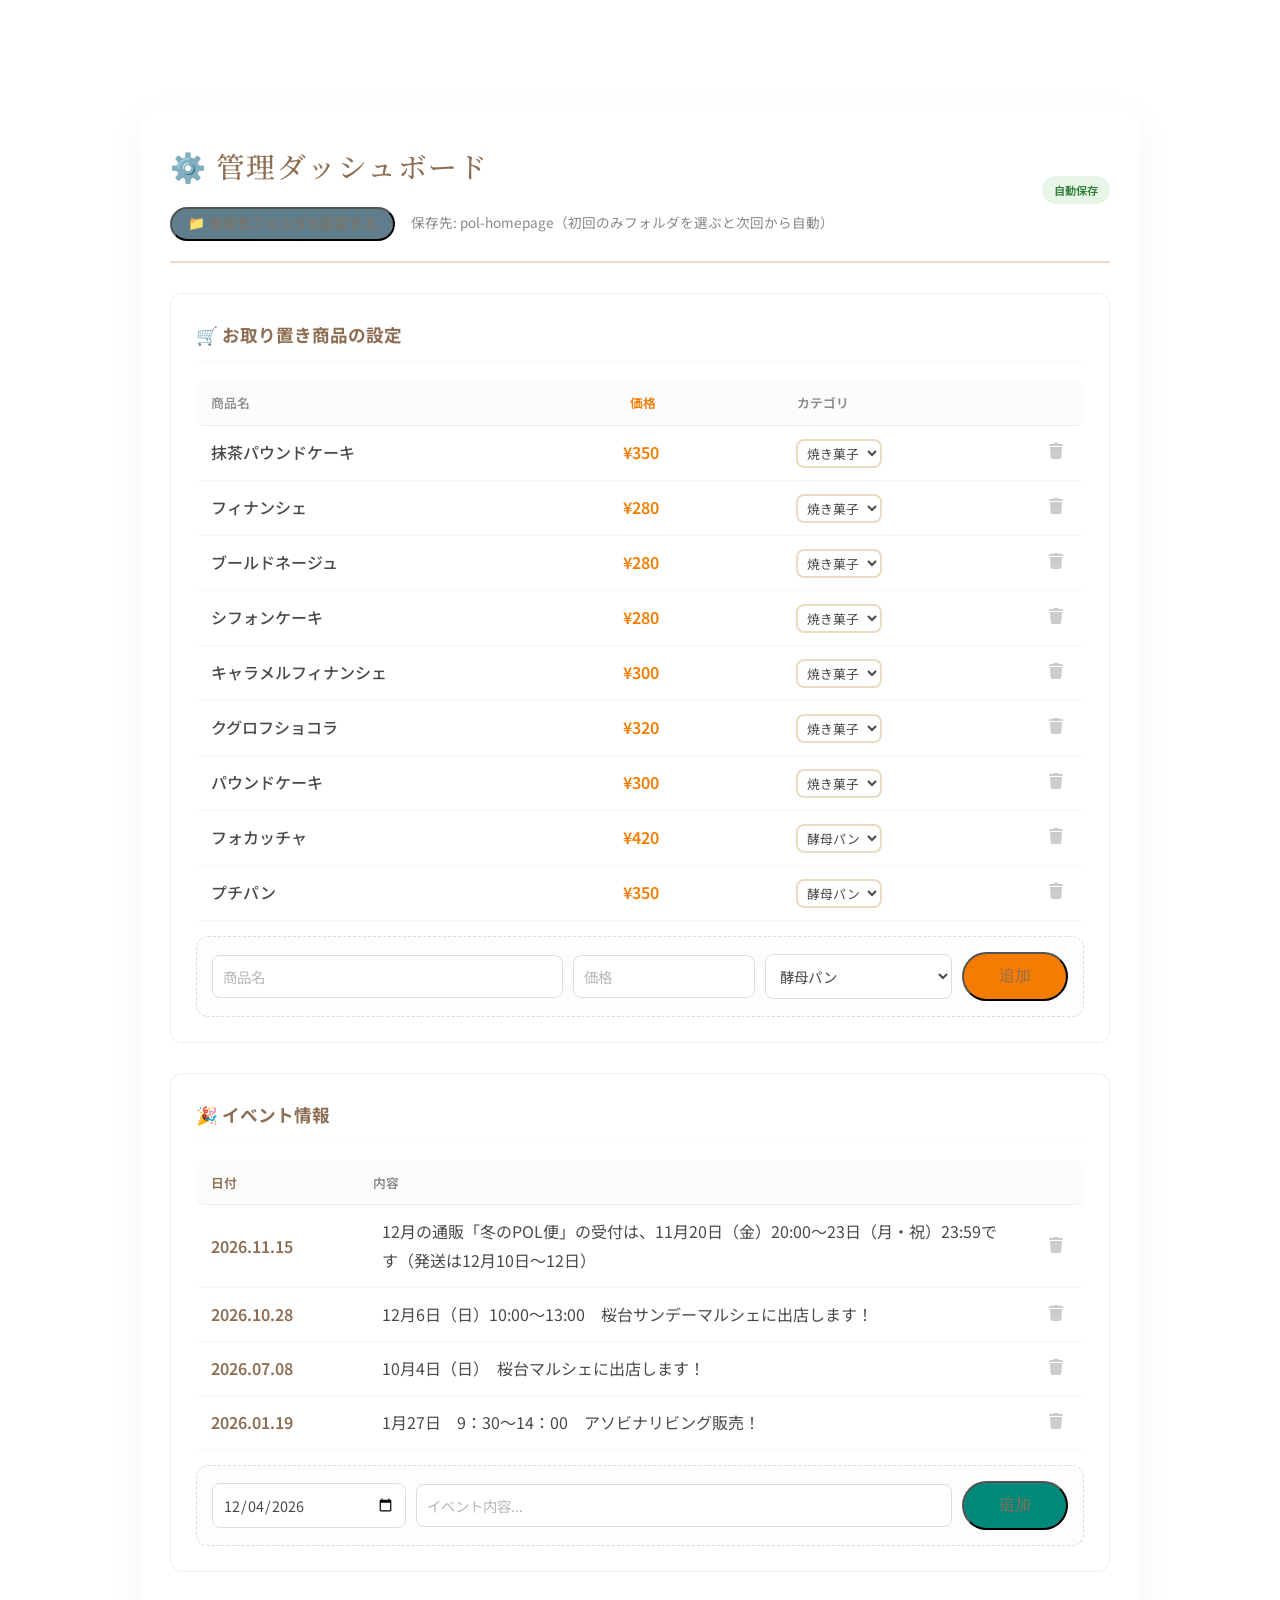
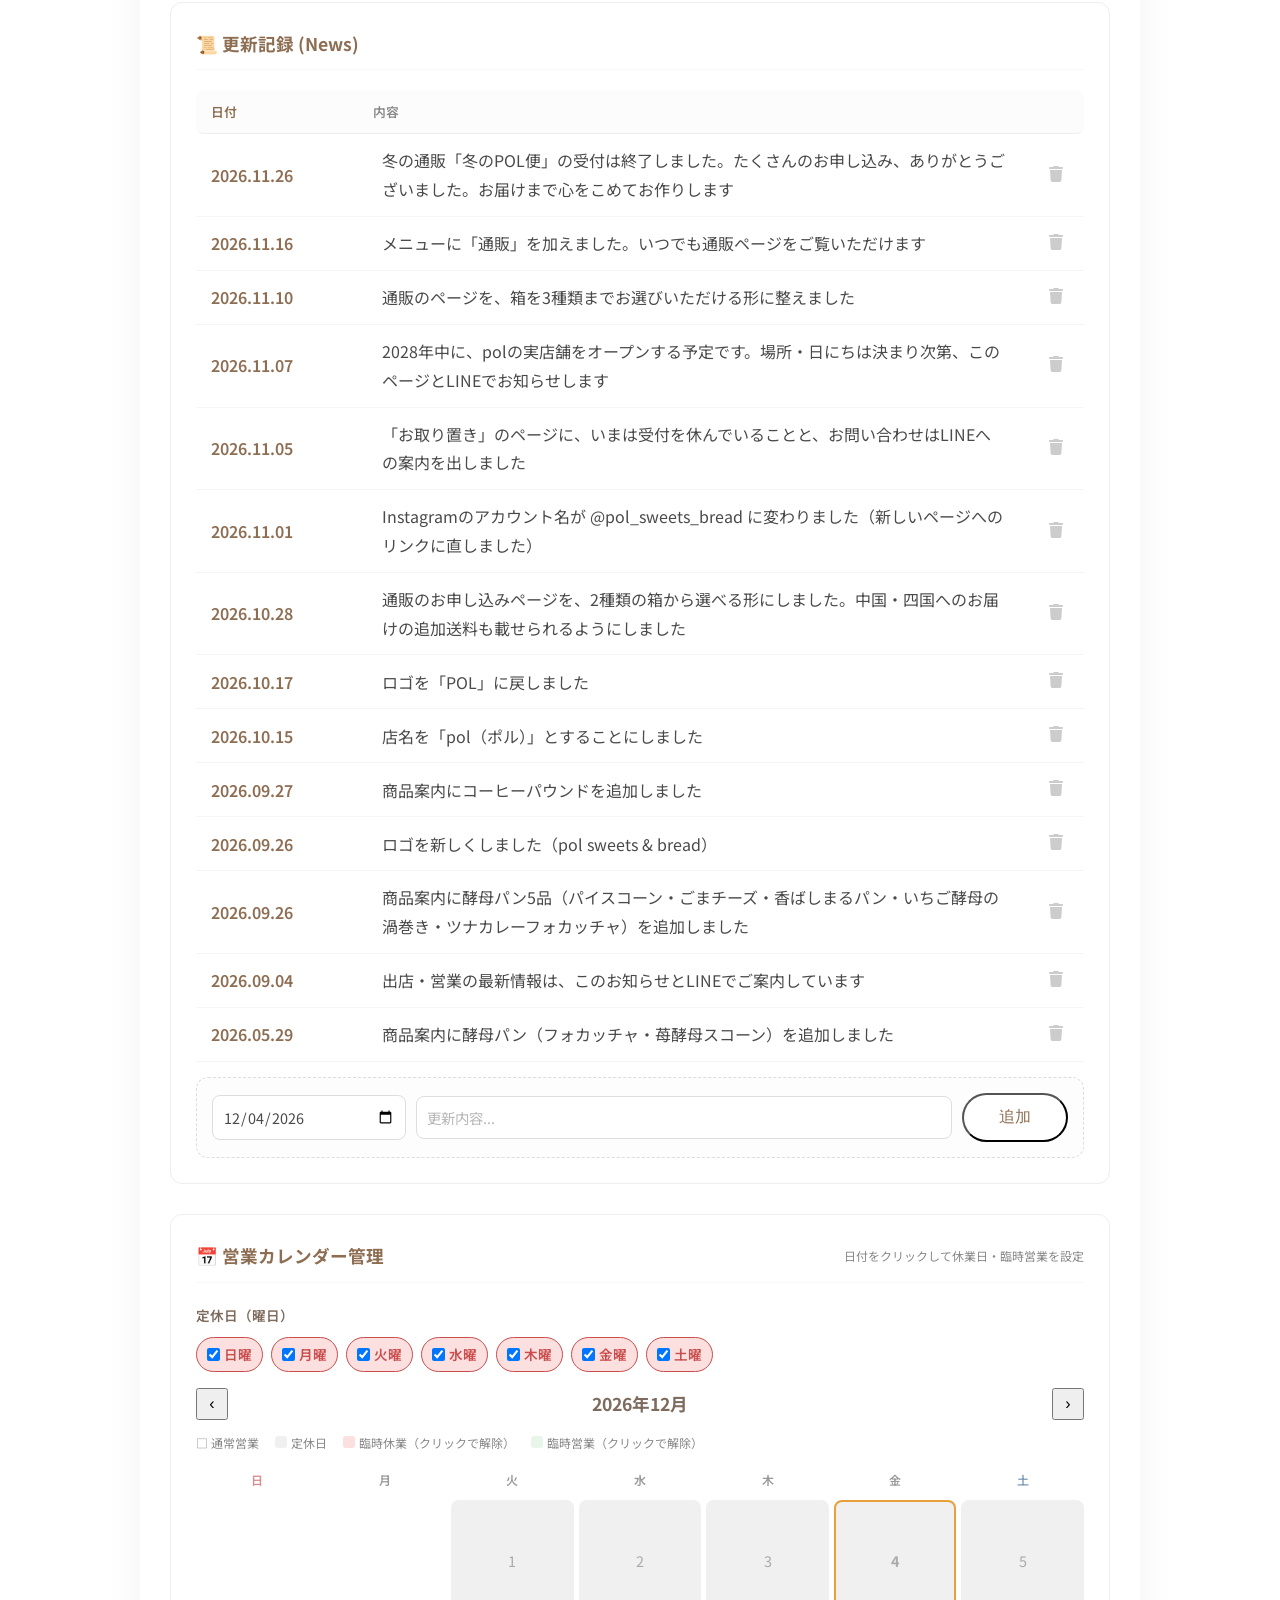
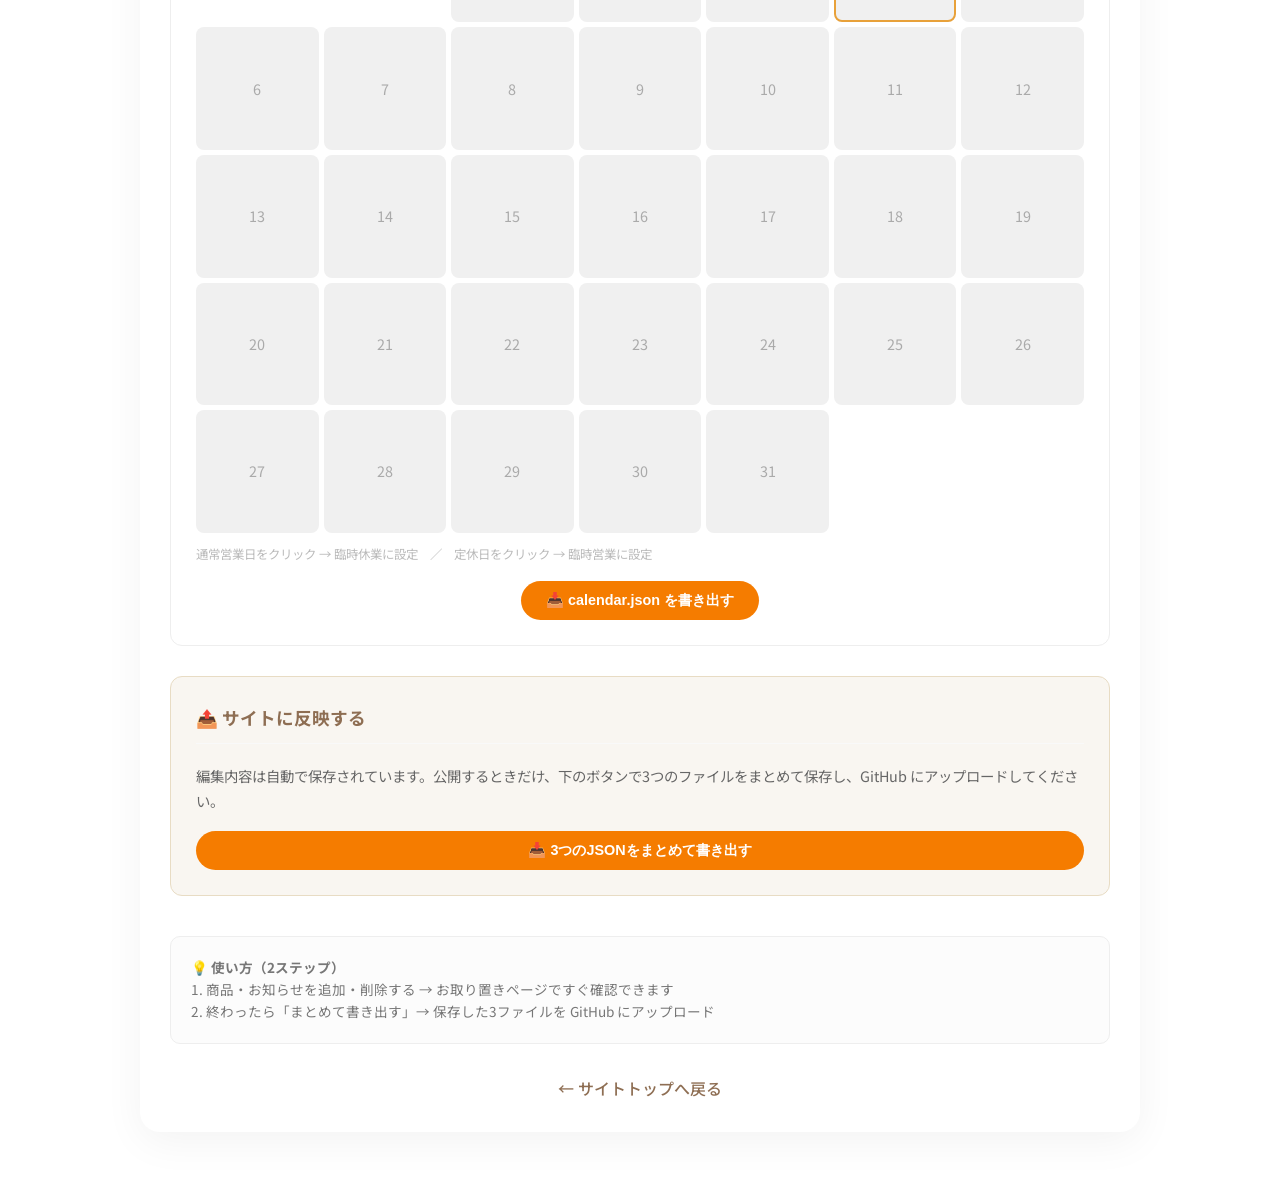
<file: admin.html>
<!DOCTYPE html>
<html lang="ja">

<head>
    <meta charset="UTF-8">
    <meta name="viewport" content="width=device-width, initial-scale=1.0">
    <meta name="robots" content="noindex,nofollow">
    <title>管理ダッシュボード | pol</title>
    <link rel="preconnect" href="https://fonts.googleapis.com">
    <link rel="preconnect" href="https://fonts.gstatic.com" crossorigin>
    <link
        href="https://fonts.googleapis.com/css2?family=Kiwi+Maru:wght@300;400;500&family=Noto+Sans+JP:wght@300;400;500&family=Noto+Serif+JP:wght@400;700&display=swap"
        rel="stylesheet">
    <link rel="icon" href="images/pol_logo_muffin.webp" type="image/webp">
    <link rel="stylesheet" href="style.css">
    <style>
        .admin-container {
            max-width: 1000px;
            margin: 110px auto 50px;
            padding: 30px;
            background: var(--color-white);
            border-radius: 20px;
            box-shadow: 0 10px 40px rgba(0, 0, 0, 0.05);
        }

        .dashboard-header {
            display: flex;
            justify-content: space-between;
            align-items: center;
            margin-bottom: 30px;
            padding-bottom: 20px;
            border-bottom: 2px solid var(--color-secondary);
        }

        .dashboard-header h1 {
            color: var(--color-primary);
            font-size: 1.8rem;
            margin: 0;
            display: flex;
            align-items: center;
            gap: 12px;
        }

        .dashboard-card {
            background: #fff;
            border: 1px solid #eee;
            border-radius: 12px;
            padding: 25px;
            margin-bottom: 30px;
        }

        .card-title {
            font-size: 1.1rem;
            font-weight: 700;
            color: var(--color-primary);
            margin-bottom: 20px;
            padding-bottom: 10px;
            border-bottom: 1px solid #f9f9f9;
            display: flex;
            align-items: center;
            justify-content: space-between;
        }

        /* リストテーブル形式 */
        .list-container {
            margin-bottom: 15px;
        }

        .list-header {
            display: flex;
            padding: 10px 15px;
            background: #fcfcfc;
            border-radius: 8px;
            font-weight: 600;
            color: #888;
            font-size: 0.8rem;
            border-bottom: 1px solid #eee;
        }

        .list-row {
            display: flex;
            align-items: center;
            padding: 12px 15px;
            border-bottom: 1px solid #f5f5f5;
            transition: background 0.2s;
            gap: 15px;
        }

        .list-row:hover {
            background: #fafafa;
        }

        .col-name {
            flex: 2;
            font-weight: 500;
        }

        .col-price {
            flex: 0.8;
            color: #f57c00;
            font-weight: 600;
        }

        .col-category {
            flex: 1;
        }

        .col-date {
            flex: 1;
            font-weight: 600;
            color: var(--color-primary);
        }

        .col-content {
            flex: 4;
        }

        .col-action {
            flex: 0.3;
            text-align: right;
        }

        .tag-category {
            display: inline-block;
            padding: 2px 10px;
            border-radius: 4px;
            font-size: 0.75rem;
            background: #fff3e0;
            color: #f57c00;
            font-weight: 500;
        }

        /* 1行追加フォーム */
        .inline-add-form {
            display: flex;
            gap: 10px;
            padding: 15px;
            background: #fdfdfd;
            border: 1px dashed #ddd;
            border-radius: 12px;
            margin-top: 10px;
            align-items: center;
        }

        .inline-add-form .form-input {
            margin-bottom: 0;
            padding: 10px;
            font-size: 0.9rem;
            border: 1px solid #ddd;
            background: #fff;
        }

        /* ボタンスタイル */
        .footer-buttons {
            display: flex;
            justify-content: center;
            align-items: center;
            gap: 20px;
            margin-top: 25px;
            padding-top: 20px;
            border-top: 1px solid #f0f0f0;
        }

        .export-card {
            background: #f9f6f1;
            border-color: var(--color-secondary);
        }

        .export-desc {
            color: #666;
            font-size: 0.9rem;
            line-height: 1.7;
            margin-bottom: 18px;
        }

        .export-all-btn {
            width: 100%;
            font-size: 1rem;
            padding: 14px 20px;
        }

        .btn-main {
            background: #f57c00;
            color: white;
            padding: 10px 25px;
            border: none;
            border-radius: 50px;
            font-weight: 600;
            cursor: pointer;
            font-size: 0.9rem;
            transition: transform 0.2s, box-shadow 0.2s;
        }

        .btn-main:hover {
            transform: translateY(-2px);
            box-shadow: 0 5px 15px rgba(245, 124, 0, 0.2);
        }

        .btn-text {
            background: none;
            border: none;
            color: #999;
            text-decoration: underline;
            cursor: pointer;
            font-size: 0.8rem;
        }

        .btn-icon-delete {
            background: none;
            border: none;
            color: #ccc;
            cursor: pointer;
            padding: 5px;
            border-radius: 4px;
            transition: all 0.2s;
        }

        .btn-icon-delete:hover {
            color: #e74c3c;
            background: #fff0f0;
        }

        .sync-badge {
            font-size: 0.7rem;
            padding: 4px 12px;
            background: #e8f5e9;
            color: #2e7d32;
            border-radius: 50px;
            font-weight: 600;
        }

        .instruction-box {
            background: #fcfcfc;
            border: 1px solid #eee;
            padding: 20px;
            border-radius: 10px;
            margin-top: 40px;
            font-size: 0.85rem;
            color: #777;
            line-height: 1.6;
        }

        .back-link {
            display: block;
            text-align: center;
            margin-top: 30px;
            color: var(--color-primary);
            text-decoration: none;
            font-weight: 500;
        }

        /* 管理カレンダー */
        .admin-calendar { margin-top: 10px; }
        .ac-header { display:flex; justify-content:space-between; align-items:center; margin-bottom:12px; }
        .ac-title { font-size:1.1rem; font-weight:700; color:#7d6b5d; }
        .ac-legend { display:flex; gap:16px; font-size:0.75rem; color:#888; margin-bottom:12px; flex-wrap:wrap; }
        .ac-legend span { display:flex; align-items:center; gap:4px; }
        .ac-grid { display:grid; grid-template-columns:repeat(7,1fr); gap:5px; text-align:center; }
        .ac-dow { font-size:0.75rem; font-weight:600; color:#999; padding:4px 0; }
        .ac-dow.sun { color:#d98d8d; } .ac-dow.sat { color:#7a9bb8; }
        .ac-day { aspect-ratio:1/1; display:flex; align-items:center; justify-content:center; font-size:0.9rem; border-radius:8px; color:#555; cursor:pointer; border:1px solid transparent; transition:all .15s; user-select:none; }
        .ac-day:hover:not(.ac-empty) { border-color:#ccc; }
        .ac-day.ac-empty { cursor:default; color:transparent; }
        .ac-day.ac-today { border:2px solid #e8a13a; font-weight:700; color:#b8721a; }
        .ac-day.ac-regular-closed { background:#f0f0f0; color:#aaa; }
        .ac-day.ac-special-closed { background:#fce0e0; color:#c94d4d; font-weight:700; text-decoration:line-through; }
        .ac-day.ac-special-open { background:#e8f5e9; color:#2e7d32; font-weight:700; }
        .dow-check-group { display:flex; gap:8px; flex-wrap:wrap; }
        .dow-check-label { display:flex; align-items:center; gap:4px; font-size:0.85rem; padding:4px 10px; border:1px solid #ddd; border-radius:20px; cursor:pointer; transition:all .15s; }
        .dow-check-label:has(input:checked) { background:#fce0e0; border-color:#c94d4d; color:#c94d4d; font-weight:600; }

        /* ゴミ箱アイコン */
        .icon-trash::before {
            content: "";
            display: inline-block;
            width: 16px;
            height: 16px;
            background-color: currentColor;
            -webkit-mask: url("data:image/svg+xml,%3Csvg xmlns='http://www.w3.org/2000/svg' viewBox='0 0 448 512'%3E%3Cpath d='M135.2 17.7L128 32H32C14.3 32 0 46.3 0 64S14.3 96 32 96H416c17.7 0 32-14.3 32-32s-14.3-32-32-32H320l-7.2-14.3C307.4 6.8 296.3 0 284.2 0H163.8c-12.1 0-23.2 6.8-28.6 17.7zM416 128H32L53.2 467c1.6 25.3 22.6 45 47.9 45H346.9c25.3 0 46.3-19.7 47.9-45L416 128z'/%3E%3C/svg%3E") no-repeat center;
            mask: url("data:image/svg+xml,%3Csvg xmlns='http://www.w3.org/2000/svg' viewBox='0 0 448 512'%3E%3Cpath d='M135.2 17.7L128 32H32C14.3 32 0 46.3 0 64S14.3 96 32 96H416c17.7 0 32-14.3 32-32s-14.3-32-32-32H320l-7.2-14.3C307.4 6.8 296.3 0 284.2 0H163.8c-12.1 0-23.2 6.8-28.6 17.7zM416 128H32L53.2 467c1.6 25.3 22.6 45 47.9 45H346.9c25.3 0 46.3-19.7 47.9-45L416 128z'/%3E%3C/svg%3E") no-repeat center;
        }

        @media (max-width: 768px) {
            .inline-add-form {
                flex-direction: column;
                align-items: stretch;
            }

            .list-header {
                display: none;
            }

            .list-row {
                flex-wrap: wrap;
            }

            .col-name {
                flex: 1 1 100%;
                font-size: 1.1rem;
            }

            .col-date {
                flex: 1 1 100%;
            }
        }
    </style>
</head>

<body>
    <div class="admin-container">
        <div class="dashboard-header">
            <div>
                <h1>⚙️ 管理ダッシュボード</h1>
                <div style="margin-top: 15px;">
                    <button onclick="setWorkingDirectory()" class="btn btn-primary" style="margin:0; font-size: 0.85rem; padding: 6px 16px; background: #607d8b; display: inline-flex; align-items: center; gap: 5px;">📁 保存先フォルダを設定する</button>
                    <span id="dir-status" style="font-size: 0.85rem; color: #888; margin-left: 12px;">保存先: pol-homepage</span>
                </div>
            </div>
            <div class="sync-badge">自動保存</div>
        </div>

        <!-- 商品管理 -->
        <div class="dashboard-card">
            <div class="card-title">🛒 お取り置き商品の設定</div>
            <div class="list-container">
                <div class="list-header">
                    <div class="col-name">商品名</div>
                    <div class="col-price">価格</div>
                    <div class="col-category">カテゴリ</div>
                    <div class="col-action"></div>
                </div>
                <div id="product-list-rows"></div>
            </div>
            <div class="inline-add-form">
                <input type="text" id="p-name" class="form-input" placeholder="商品名" style="flex: 2;">
                <input type="number" id="p-price" class="form-input" placeholder="価格" style="flex: 0.8;">
                <select id="p-category" class="form-input" style="flex: 1;">
                    <option value="酵母パン">酵母パン</option>
                    <option value="焼き菓子">焼き菓子</option>
                    <option value="その他">その他</option>
                </select>
                <button onclick="addProduct()" class="btn btn-primary" style="margin:0; background:#f57c00;">追加</button>
            </div>
        </div>

        <!-- イベント情報 -->
        <div class="dashboard-card">
            <div class="card-title">🎉 イベント情報</div>
            <div class="list-container">
                <div class="list-header">
                    <div class="col-date">日付</div>
                    <div class="col-content">内容</div>
                    <div class="col-action"></div>
                </div>
                <div id="event-list-rows"></div>
            </div>
            <div class="inline-add-form">
                <input type="date" id="e-date" class="form-input" style="flex: 1;">
                <input type="text" id="e-content" class="form-input" placeholder="イベント内容..." style="flex: 3;">
                <button onclick="addEvent()" class="btn btn-primary" style="margin:0; background:#00897b;">追加</button>
            </div>
        </div>

        <!-- 更新記録 -->
        <div class="dashboard-card">
            <div class="card-title">📜 更新記録 (News)</div>
            <div class="list-container">
                <div class="list-header">
                    <div class="col-date">日付</div>
                    <div class="col-content">内容</div>
                    <div class="col-action"></div>
                </div>
                <div id="news-list-rows"></div>
            </div>
            <div class="inline-add-form">
                <input type="date" id="n-date" class="form-input" style="flex: 1;">
                <input type="text" id="n-content" class="form-input" placeholder="更新内容..." style="flex: 3;">
                <button onclick="addNews()" class="btn btn-primary" style="margin:0;">追加</button>
            </div>
        </div>

        <!-- 営業カレンダー管理 -->
        <div class="dashboard-card">
            <div class="card-title">📅 営業カレンダー管理
                <span style="font-size:0.75rem;font-weight:normal;color:#888;">日付をクリックして休業日・臨時営業を設定</span>
            </div>
            <div style="margin-bottom:16px;">
                <div style="font-size:0.85rem;font-weight:600;color:#7d6b5d;margin-bottom:10px;">定休日（曜日）</div>
                <div class="dow-check-group" id="dow-checkboxes"></div>
            </div>
            <div class="admin-calendar">
                <div class="ac-header">
                    <button class="bc-nav" id="ac-prev" style="width:32px;height:32px;font-size:16px;">‹</button>
                    <div class="ac-title" id="ac-title"></div>
                    <button class="bc-nav" id="ac-next" style="width:32px;height:32px;font-size:16px;">›</button>
                </div>
                <div class="ac-legend">
                    <span>□ 通常営業</span>
                    <span><span style="display:inline-block;width:12px;height:12px;background:#f0f0f0;border-radius:3px;"></span> 定休日</span>
                    <span><span style="display:inline-block;width:12px;height:12px;background:#fce0e0;border-radius:3px;"></span> 臨時休業（クリックで解除）</span>
                    <span><span style="display:inline-block;width:12px;height:12px;background:#e8f5e9;border-radius:3px;"></span> 臨時営業（クリックで解除）</span>
                </div>
                <div class="ac-grid" id="ac-grid"></div>
            </div>
            <div style="margin-top:12px;font-size:0.78rem;color:#bbb;line-height:1.6;">
                通常営業日をクリック → 臨時休業に設定　／　定休日をクリック → 臨時営業に設定
            </div>
            <div style="margin-top:16px;text-align:center;">
                <button onclick="saveCalendarJson()" class="btn-main">📥 calendar.json を書き出す</button>
            </div>
        </div>

        <div class="dashboard-card export-card">
            <div class="card-title">📤 サイトに反映する</div>
            <p class="export-desc">編集内容は自動で保存されています。公開するときだけ、下のボタンで3つのファイルをまとめて保存し、GitHub にアップロードしてください。</p>
            <button type="button" onclick="exportAll()" class="btn-main export-all-btn">📥 3つのJSONをまとめて書き出す</button>
        </div>

        <div class="instruction-box">
            <b>💡 使い方（2ステップ）</b><br>
            1. 商品・お知らせを追加・削除する → お取り置きページですぐ確認できます<br>
            2. 終わったら「まとめて書き出す」→ 保存した3ファイルを GitHub にアップロード
        </div>

        <a href="index.html" class="back-link">← サイトトップへ戻る</a>
    </div>

    <script>
        const NEWS_Key = 'pol_news_data';
        const EVENT_Key = 'pol_event_data';
        const PRODUCT_Key = 'pol_product_data';

        let newsData = [];
        let eventData = [];
        let productItemsFlat = [];
        let workingDirectoryHandle = null;

        const DEFAULT_SAVE_DIR_NAME = 'pol-homepage';
        const SAVE_DIR_PICKER_ID = 'pol-homepage';
        const HANDLE_DB = 'pol_admin_fs';
        const HANDLE_STORE = 'directory';

        function openHandleDb() {
            return new Promise((resolve, reject) => {
                const req = indexedDB.open(HANDLE_DB, 1);
                req.onupgradeneeded = () => req.result.createObjectStore(HANDLE_STORE);
                req.onsuccess = () => resolve(req.result);
                req.onerror = () => reject(req.error);
            });
        }

        async function persistDirectoryHandle(handle) {
            const db = await openHandleDb();
            await new Promise((resolve, reject) => {
                const tx = db.transaction(HANDLE_STORE, 'readwrite');
                tx.objectStore(HANDLE_STORE).put(handle, 'saveDir');
                tx.oncomplete = resolve;
                tx.onerror = () => reject(tx.error);
            });
            localStorage.setItem('pol_save_dir_name', handle.name);
        }

        async function ensureDirectoryPermission(handle) {
            let perm = await handle.queryPermission({ mode: 'readwrite' });
            if (perm === 'granted') return handle;
            if (perm === 'prompt') {
                perm = await handle.requestPermission({ mode: 'readwrite' });
                if (perm === 'granted') return handle;
            }
            return null;
        }

        async function loadPersistedDirectoryHandle() {
            if (!('indexedDB' in window)) return null;
            try {
                const db = await openHandleDb();
                const handle = await new Promise((resolve, reject) => {
                    const tx = db.transaction(HANDLE_STORE, 'readonly');
                    const req = tx.objectStore(HANDLE_STORE).get('saveDir');
                    req.onsuccess = () => resolve(req.result || null);
                    req.onerror = () => reject(req.error);
                });
                if (!handle) return null;
                return await ensureDirectoryPermission(handle);
            } catch (e) {
                console.warn('保存フォルダの復元に失敗しました', e);
                return null;
            }
        }

        function updateDirStatus(handle) {
            const statusEl = document.getElementById('dir-status');
            if (handle) {
                statusEl.textContent = `保存先: ${handle.name}`;
                statusEl.style.color = '#2e7d32';
                statusEl.style.fontWeight = 'bold';
            } else {
                statusEl.textContent = `保存先: ${DEFAULT_SAVE_DIR_NAME}（初回のみフォルダを選ぶと次回から自動）`;
                statusEl.style.color = '#888';
                statusEl.style.fontWeight = 'normal';
            }
        }

        async function initSaveDirectory() {
            workingDirectoryHandle = await loadPersistedDirectoryHandle();
            updateDirStatus(workingDirectoryHandle);
        }

        async function setWorkingDirectory() {
            try {
                if (!('showDirectoryPicker' in window)) {
                    alert('お使いのブラウザはフォルダ選択に対応していません。');
                    return;
                }
                workingDirectoryHandle = await window.showDirectoryPicker({
                    id: SAVE_DIR_PICKER_ID,
                    mode: 'readwrite'
                });
                await persistDirectoryHandle(workingDirectoryHandle);
                updateDirStatus(workingDirectoryHandle);
                const nameHint = workingDirectoryHandle.name === DEFAULT_SAVE_DIR_NAME
                    ? ''
                    : `\n（推奨フォルダ名: ${DEFAULT_SAVE_DIR_NAME}）`;
                alert(`保存先を「${workingDirectoryHandle.name}」に設定しました。${nameHint}\n「まとめて書き出す」でこのフォルダ内の3ファイルを上書き保存します。`);
            } catch (error) {
                if (error.name !== 'AbortError') {
                    console.error('フォルダ選択エラー:', error);
                    alert('フォルダ設定に失敗しました: ' + error.message);
                }
            }
        }

        // --- フォールバックデータ開始 ---
        // 初回読み込み失敗時のみ使用（news.json / products.json と同期）
        const defaultNewsData = [
          { "date": "2026.05.16", "content": "追加項目設定" },
          { "date": "2026.02.18", "content": "お取り置きline通知の人数を増やす" },
          { "date": "2026.02.17", "content": "お取り置き項目で商品の追加・削除を簡易的にする" }
        ];

        const defaultEventData = [
          { "date": "2026.01.19", "content": "1月27日　9：30～14：00　アソビナリビング販売！" }
        ];

        const defaultProductData = [
          {
            "category": "焼き菓子",
            "items": [
              { "id": "p-matcha-pound", "name": "抹茶パウンドケーキ", "price": 350 },
              { "id": "p-pound-cake", "name": "プレーンパウンド", "price": 300 },
              { "id": "p-financier", "name": "フィナンシェ", "price": 280 },
              { "id": "p-boule-de-neige", "name": "ブールドネージュ", "price": 280 },
              { "id": "p-muffin", "name": "マフィン", "price": 320 },
              { "id": "p-diamant-cookie", "name": "ディアマンクッキー", "price": 300 }
            ]
          }
        ];
        // --- フォールバックデータ終了 ---

        const localIso = d => d.getFullYear()+'-'+String(d.getMonth()+1).padStart(2,'0')+'-'+String(d.getDate()).padStart(2,'0');
        document.addEventListener('DOMContentLoaded', async () => {
            // 日付の初期値
            const today = localIso(new Date());
            document.getElementById('e-date').value = today;
            document.getElementById('n-date').value = today;

            await initSaveDirectory();

            await Promise.all([
                initData(NEWS_Key, 'news.json', d => { newsData = d; renderNews(); }, defaultNewsData, 'news'),
                initData(EVENT_Key, 'event_news.json', d => { eventData = d; renderEvents(); }, defaultEventData, 'event'),
                initData(PRODUCT_Key, 'products.json', d => { flattenProducts(d); renderProducts(); }, defaultProductData, 'products')
            ]);
        });

        async function initData(key, file, cb, fallback, type) {
            const stored = localStorage.getItem(key);
            if (stored) {
                try {
                    const parsed = JSON.parse(stored);
                    if (Array.isArray(parsed) && parsed.length > 0) {
                        cb(parsed);
                        return;
                    }
                } catch (_) { /* 破損時はJSONから読み込み */ }
            }
            await loadJsonFile(key, file, type, cb, fallback);
        }

        function getDefaultForKey(key) {
            if (key === NEWS_Key) return [...defaultNewsData];
            if (key === EVENT_Key) return [...defaultEventData];
            if (key === PRODUCT_Key) return JSON.parse(JSON.stringify(defaultProductData));
            return [];
        }

        function applySyncedData(key, type, data, cb) {
            const list = Array.isArray(data) ? data : [];
            localStorage.setItem(key, JSON.stringify(list));
            if (cb) {
                cb(list);
                return;
            }
            if (type === 'products') {
                flattenProducts(list);
                renderProducts();
            } else if (type === 'event') {
                eventData = list;
                renderEvents();
            } else if (type === 'news') {
                newsData = list;
                renderNews();
            }
        }

        async function loadJsonFile(key, file, type, cb, fallback) {
            try {
                const res = await fetch(`${file}?t=${Date.now()}`, { cache: 'no-store' });
                if (!res.ok) throw new Error('Response not ok');
                const data = await res.json();
                applySyncedData(key, type, data, cb);
            } catch (e) {
                console.warn(`${file} の取得に失敗しました。`, e);
                const data = fallback || getDefaultForKey(key);
                if (data.length > 0) {
                    applySyncedData(key, type, data, cb);
                }
            }
        }

        function flattenProducts(nested) {
            productItemsFlat = [];
            nested.forEach(cat => {
                cat.items.forEach(item => {
                    productItemsFlat.push({ ...item, category: cat.category });
                });
            });
        }

        function renderProducts() {
            const container = document.getElementById('product-list-rows');
            if (productItemsFlat.length === 0) { container.innerHTML = '<p style="text-align:center;padding:20px;color:#999;">商品がありません</p>'; return; }
            container.innerHTML = productItemsFlat.map((item, i) => `
                <div class="list-row">
                    <div class="col-name">${item.name}</div>
                    <div class="col-price">¥${item.price.toLocaleString()}</div>
                    <div class="col-category">
                        <select onchange="changeProductCategory(${i}, this.value)" class="form-input" style="padding: 2px 5px; font-size: 0.8rem; width: auto;">
                            <option value="酵母パン" ${item.category === '酵母パン' ? 'selected' : ''}>酵母パン</option>
                            <option value="焼き菓子" ${item.category === '焼き菓子' ? 'selected' : ''}>焼き菓子</option>
                            <option value="その他" ${item.category === 'その他' ? 'selected' : ''}>その他</option>
                        </select>
                    </div>
                    <div class="col-action">
                        <button class="btn-icon-delete" onclick="deleteProduct(${i})"><i class="icon-trash"></i></button>
                    </div>
                </div>
            `).join('');
        }

        window.changeProductCategory = (i, newCat) => {
            productItemsFlat[i].category = newCat;
            saveProducts();
            // 再描画は不要（セレクトボックスは既に変わっているため）、保存のみ
        };

        function renderEvents() { renderSimpleList('event-list-rows', eventData, 'deleteEvent'); }
        function renderNews() { renderSimpleList('news-list-rows', newsData, 'deleteNews'); }

        function renderSimpleList(id, data, delFn) {
            const container = document.getElementById(id);
            if (data.length === 0) { container.innerHTML = '<p style="text-align:center;padding:10px;color:#999;">データがありません</p>'; return; }
            container.innerHTML = data.map((item, i) => `
                <div class="list-row">
                    <div class="col-date">${item.date}</div>
                    <div class="col-content">${item.content}</div>
                    <div class="col-action">
                        <button class="btn-icon-delete" onclick="${delFn}(${i})"><i class="icon-trash"></i></button>
                    </div>
                </div>
            `).join('');
        }

        // Action Functions
        window.addProduct = () => {
            const name = document.getElementById('p-name').value.trim();
            const price = parseInt(document.getElementById('p-price').value);
            const cat = document.getElementById('p-category').value;
            if (!name || isNaN(price)) return alert('正しい値を入力してください');
            productItemsFlat.push({ id: 'p-' + Date.now(), name, price, category: cat });
            saveProducts();
            renderProducts();
            document.getElementById('p-name').value = '';
            document.getElementById('p-price').value = '';
        };

        window.deleteProduct = (i) => {
            if (!confirm('削除しますか？')) return;
            productItemsFlat.splice(i, 1);
            saveProducts();
            renderProducts();
        };

        function saveProducts() {
            const nested = [];
            const cats = [...new Set(productItemsFlat.map(p => p.category))];
            cats.forEach(c => {
                nested.push({
                    category: c,
                    items: productItemsFlat.filter(p => p.category === c).map(({ id, name, price }) => ({ id, name, price }))
                });
            });
            localStorage.setItem(PRODUCT_Key, JSON.stringify(nested));
        }

        window.addEvent = () => addSimple('e', eventData, EVENT_Key, renderEvents);
        window.deleteEvent = (i) => deleteSimple(i, eventData, EVENT_Key, renderEvents);
        window.addNews = () => addSimple('n', newsData, NEWS_Key, renderNews);
        window.deleteNews = (i) => deleteSimple(i, newsData, NEWS_Key, renderNews);

        function addSimple(pre, data, key, render) {
            const content = document.getElementById(`${pre}-content`).value.trim();
            const date = document.getElementById(`${pre}-date`).value.replace(/-/g, '.');
            if (!content) return alert('内容を入力してください');
            data.unshift({ date, content });
            localStorage.setItem(key, JSON.stringify(data));
            render();
            document.getElementById(`${pre}-content`).value = '';
        }

        function deleteSimple(i, data, key, render) {
            if (!confirm('削除しますか？')) return;
            data.splice(i, 1);
            localStorage.setItem(key, JSON.stringify(data));
            render();
        }

        function buildProductsNested() {
            const nested = [];
            const cats = [...new Set(productItemsFlat.map(p => p.category))];
            cats.forEach(c => {
                nested.push({
                    category: c,
                    items: productItemsFlat.filter(p => p.category === c).map(({ id, name, price }) => ({ id, name, price }))
                });
            });
            return nested;
        }

        // ===== 営業カレンダー管理 =====
        let calData = { regularClosedDays: [3], specialClosedDates: [], specialOpenDates: [] };
        let acCur = new Date(); acCur.setDate(1);
        const DOW_LABELS = ['日','月','火','水','木','金','土'];

        async function initCalendar() {
            try {
                const res = await fetch('calendar.json?t=' + Date.now(), { cache: 'no-store' });
                if (res.ok) calData = await res.json();
            } catch(e) { console.warn('calendar.json読み込み失敗', e); }
            renderDowCheckboxes();
            renderAcCalendar();
            document.getElementById('ac-prev').addEventListener('click', () => { acCur.setMonth(acCur.getMonth()-1); renderAcCalendar(); });
            document.getElementById('ac-next').addEventListener('click', () => { acCur.setMonth(acCur.getMonth()+1); renderAcCalendar(); });
        }

        function renderDowCheckboxes() {
            const wrap = document.getElementById('dow-checkboxes');
            wrap.innerHTML = DOW_LABELS.map((d,i) => `
                <label class="dow-check-label">
                    <input type="checkbox" value="${i}" onchange="toggleRegularClosed(${i},this.checked)"
                        ${calData.regularClosedDays.includes(i) ? 'checked' : ''}>
                    ${d}曜
                </label>
            `).join('');
        }

        window.toggleRegularClosed = (dow, checked) => {
            if (checked) { if (!calData.regularClosedDays.includes(dow)) calData.regularClosedDays.push(dow); }
            else { calData.regularClosedDays = calData.regularClosedDays.filter(d => d !== dow); }
            calData.regularClosedDays.sort();
            renderAcCalendar();
        };

        function renderAcCalendar() {
            const y = acCur.getFullYear(), m = acCur.getMonth();
            document.getElementById('ac-title').textContent = y + '年' + (m+1) + '月';
            const grid = document.getElementById('ac-grid');
            grid.innerHTML = '';
            DOW_LABELS.forEach((d,i) => {
                const el = document.createElement('div');
                el.className = 'ac-dow' + (i===0?' sun':'') + (i===6?' sat':'');
                el.textContent = d; grid.appendChild(el);
            });
            const firstDay = new Date(y,m,1).getDay();
            const lastDate = new Date(y,m+1,0).getDate();
            const todayIso = localIso(new Date());
            for(let i=0;i<firstDay;i++){const el=document.createElement('div');el.className='ac-day ac-empty';grid.appendChild(el);}
            for(let d=1;d<=lastDate;d++){
                const date = new Date(y,m,d);
                const iso = localIso(date);
                const el = document.createElement('div');
                el.className = 'ac-day';
                const isRegClosed = calData.regularClosedDays.includes(date.getDay());
                const isSpecClosed = calData.specialClosedDates.includes(iso);
                const isSpecOpen = calData.specialOpenDates.includes(iso);
                if(isSpecClosed) el.classList.add('ac-special-closed');
                else if(isSpecOpen) el.classList.add('ac-special-open');
                else if(isRegClosed) el.classList.add('ac-regular-closed');
                if(iso===todayIso) el.classList.add('ac-today');
                el.textContent = d;
                el.addEventListener('click', () => toggleAcDate(iso, isRegClosed, isSpecClosed, isSpecOpen));
                grid.appendChild(el);
            }
        }

        function toggleAcDate(iso, isRegClosed, isSpecClosed, isSpecOpen) {
            if(isSpecClosed) {
                calData.specialClosedDates = calData.specialClosedDates.filter(d=>d!==iso);
            } else if(isSpecOpen) {
                calData.specialOpenDates = calData.specialOpenDates.filter(d=>d!==iso);
            } else if(isRegClosed) {
                calData.specialOpenDates.push(iso);
            } else {
                calData.specialClosedDates.push(iso);
            }
            renderAcCalendar();
        }

        window.saveCalendarJson = async () => {
            const data = {
                regularClosedDays: calData.regularClosedDays,
                specialClosedDates: calData.specialClosedDates.sort(),
                specialOpenDates: calData.specialOpenDates.sort()
            };
            await downloadJSON(data, 'calendar.json');
        };

        document.addEventListener('DOMContentLoaded', () => { initCalendar(); });
        // ===== カレンダー管理ここまで =====

        window.exportAll = async () => {
            const files = [
                [buildProductsNested(), 'products.json'],
                [eventData, 'event_news.json'],
                [newsData, 'news.json']
            ];
            try {
                for (const [data, filename] of files) {
                    await downloadJSON(data, filename, { silent: true });
                }
                alert('✅ products.json / event_news.json / news.json を保存しました。\nGitHub に push 後、1〜2分で反映されます。\n表示が古いときはサイトをスーパーリロード（Ctrl+Shift+R）してください。');
            } catch (error) {
                if (error.name !== 'AbortError') {
                    console.error('書き出しエラー:', error);
                    alert('保存に失敗しました: ' + error.message);
                }
            }
        };

        window.downloadJSON = async (data, filename, options = {}) => {
            const silent = options.silent === true;
            try {
                if (workingDirectoryHandle) {
                    // フォルダが設定されていれば、その中のファイルに直接サイレントに上書き
                    const fileHandle = await workingDirectoryHandle.getFileHandle(filename, { create: true });
                    const writable = await fileHandle.createWritable();
                    await writable.write(JSON.stringify(data, null, 2));
                    await writable.close();
                    if (!silent) alert(`✅ 自動上書き保存完了: ${filename}`);
                } else if ('showSaveFilePicker' in window && !silent) {
                    // フォルダ未設定の場合は個別にファイルを選択して上書き
                    const opts = {
                        suggestedName: filename,
                        types: [{ description: 'JSON File', accept: { 'application/json': ['.json'] } }],
                    };
                    const handle = await window.showSaveFilePicker(opts);
                    const writable = await handle.createWritable();
                    await writable.write(JSON.stringify(data, null, 2));
                    await writable.close();
                    alert(`${handle.name} を上書き保存しました！\n「保存先フォルダを設定」しておくと、次回からまとめて書き出せます。`);
                } else {
                    // 非対応の場合は従来のダウンロード方式
                    const blob = new Blob([JSON.stringify(data, null, 2)], { type: 'application/json' });
                    const url = URL.createObjectURL(blob);
                    const a = document.createElement('a');
                    a.href = url; a.download = filename;
                    document.body.appendChild(a); a.click();
                    document.body.removeChild(a);
                }
            } catch (error) {
                if (error.name !== 'AbortError') {
                    console.error('保存エラー:', error);
                    alert('保存に失敗しました: ' + error.message);
                }
            }
        };
    </script>
</body>

</html>
</file>
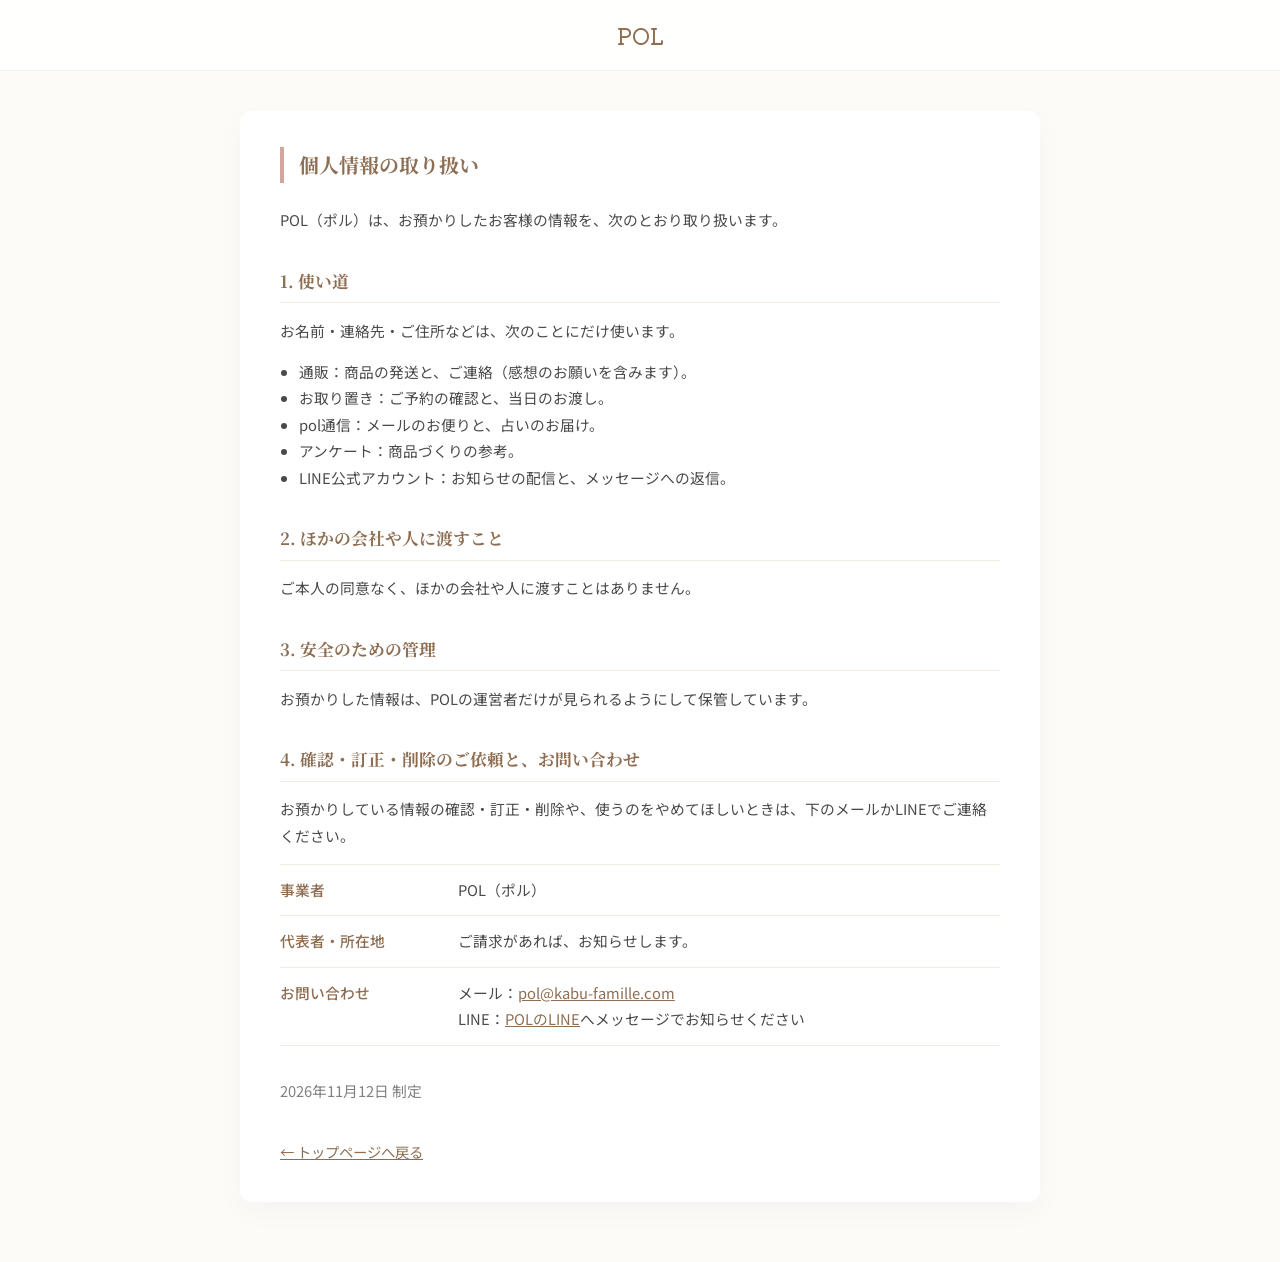
<file: privacy.html>
<!DOCTYPE html>
<html lang="ja">
<head>
    <meta charset="UTF-8">
    <meta name="viewport" content="width=device-width, initial-scale=1.0">
    <title>個人情報の取り扱い | POL</title>
    <!-- 2026-11-12 総点検N3・承認待ち50。中身は実際の仕組み（お取り置き用GAS・メルマガGAS・アンケート集計GAS・HP）に合わせて書いた。11/12 けんじ「法律で要る項目は全部入れたうえで短く」＝個人情報保護法21条（利用目的）・27条（第三者提供）・32条（事業者名・利用目的・請求の手続・安全管理）だけに絞った版。
         仕組みを変えたら（集める項目・使うサービス・送り先）、このページも同じ日に直し、news.json に1件。
         問い合わせ先は tsuhan/tokushoho.html と同じにする（片方だけ直さない）。見た目は特商法ページと同じ書き方（style.css を使わない）。 -->
    <link rel="icon" href="images/pol_logo_muffin.webp" type="image/webp">
    <link rel="preconnect" href="https://fonts.googleapis.com">
    <link rel="preconnect" href="https://fonts.gstatic.com" crossorigin>
    <link href="https://fonts.googleapis.com/css2?family=Kiwi+Maru:wght@300;400;500&family=Noto+Sans+JP:wght@300;400;500&family=Noto+Serif+JP:wght@400;700&display=swap" rel="stylesheet">
    <style>
        :root { --color-primary: #8E6E53; --color-accent: #D4A59A; --color-bg: #FDFBF7; --font-serif: 'Noto Serif JP', serif; --font-kiwi: 'Kiwi Maru', serif; }
        body { margin: 0; padding: 0; font-family: 'Noto Sans JP', sans-serif; color: #4A4A4A; background-color: var(--color-bg); line-height: 1.8; }
        .header { background: rgba(255, 255, 255, 0.9); padding: 15px 0; text-align: center; border-bottom: 1px solid rgba(0,0,0,0.05); }
        .logo-text { font-family: var(--font-kiwi); font-size: 1.4rem; color: var(--color-primary); font-weight: 500; text-decoration: none; }
        .container { width: 90%; max-width: 800px; margin: 0 auto; }
        .box { background: #fff; padding: 36px 40px; border-radius: 12px; box-shadow: 0 10px 30px rgba(0,0,0,0.03); margin: 40px 0 60px; font-size: 0.92rem; }
        h1 { border-left: 4px solid var(--color-accent); padding-left: 15px; margin: 0 0 24px; color: var(--color-primary); font-family: var(--font-serif); font-size: 1.25rem; }
        h2 { color: var(--color-primary); font-family: var(--font-serif); font-size: 1.05rem; margin: 32px 0 10px; padding-bottom: 6px; border-bottom: 1px solid #F1EAE0; }
        table { width: 100%; border-collapse: collapse; }
        th { text-align: left; color: var(--color-primary); font-weight: 500; padding: 12px 16px 12px 0; vertical-align: top; width: 11em; border-bottom: 1px solid #F1EAE0; }
        td { padding: 12px 0; border-bottom: 1px solid #F1EAE0; }
        tr:first-child th, tr:first-child td { border-top: 1px solid #F1EAE0; }
        ul { padding-left: 1.3em; margin: 8px 0; }
        a { color: var(--color-primary); }
        .date { margin-top: 32px; color: #808080; }
        .back { display: inline-block; margin-top: 20px; font-size: 0.9rem; }
        @media (max-width: 600px) {
            .box { padding: 24px 18px; }
            th, td { display: block; width: auto; padding: 8px 0; }
            th { border-bottom: none; padding-bottom: 0; }
            tr:first-child td { border-top: none; }
        }
    </style>
</head>
<body>
    <header class="header"><div class="container"><a class="logo-text" href="./">POL</a></div></header>
    <main><div class="container"><div class="box">
        <h1>個人情報の取り扱い</h1>
        <p>POL（ポル）は、お預かりしたお客様の情報を、次のとおり取り扱います。</p>

        <h2>1. 使い道</h2>
        <p>お名前・連絡先・ご住所などは、次のことにだけ使います。</p>
        <ul>
            <li>通販：商品の発送と、ご連絡（感想のお願いを含みます）。</li>
            <li>お取り置き：ご予約の確認と、当日のお渡し。</li>
            <li>pol通信：メールのお便りと、占いのお届け。</li>
            <li>アンケート：商品づくりの参考。</li>
            <li>LINE公式アカウント：お知らせの配信と、メッセージへの返信。</li>
        </ul>

        <h2>2. ほかの会社や人に渡すこと</h2>
        <p>ご本人の同意なく、ほかの会社や人に渡すことはありません。</p>

        <h2>3. 安全のための管理</h2>
        <p>お預かりした情報は、POLの運営者だけが見られるようにして保管しています。</p>

        <h2>4. 確認・訂正・削除のご依頼と、お問い合わせ</h2>
        <p>お預かりしている情報の確認・訂正・削除や、使うのをやめてほしいときは、下のメールかLINEでご連絡ください。</p>
        <table>
            <tr><th>事業者</th><td>POL（ポル）</td></tr>
            <tr><th>代表者・所在地</th><td>ご請求があれば、お知らせします。</td></tr>
            <tr><th>お問い合わせ</th><td>メール：<a href="mailto:pol@kabu-famille.com">pol@kabu-famille.com</a><br>LINE：<a href="https://lin.ee/vKcp8Xd" target="_blank" rel="noopener noreferrer">POLのLINE</a>へメッセージでお知らせください</td></tr>
        </table>

        <p class="date">2026年11月12日 制定</p>
        <a class="back" href="./">← トップページへ戻る</a>
    </div></div></main>
    <!-- 訪問者数の計測（GoatCounter pol-hp・Cookieなし）。ほかのページと同じ書き方 -->
    <script data-goatcounter="https://pol-hp.goatcounter.com/count" async src="https://gc.zgo.at/count.v4.js" crossorigin="anonymous" integrity="sha384-nRw6qfbWyJha9LhsOtSb2YJDyZdKvvCFh0fJYlkquSFjUxp9FVNugbfy8q1jdxI+"></script>
</body>
</html>
</file>
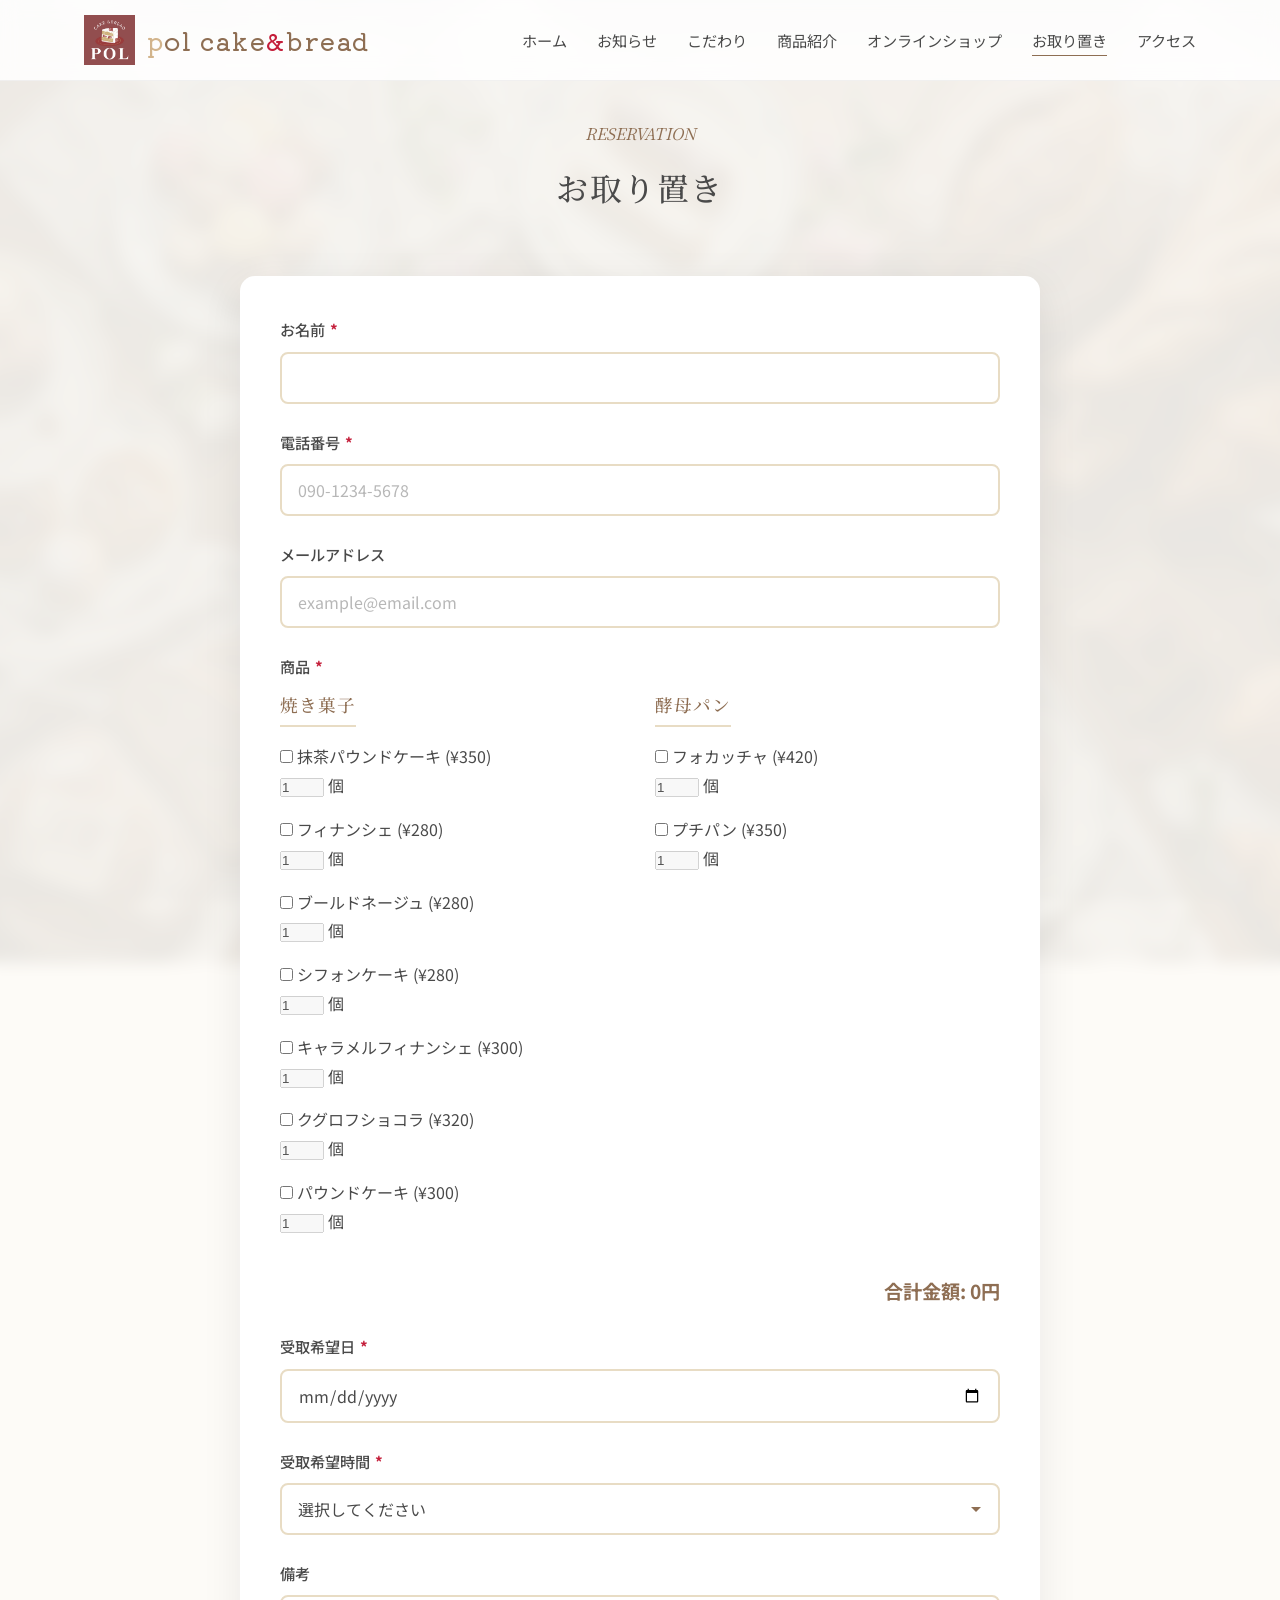
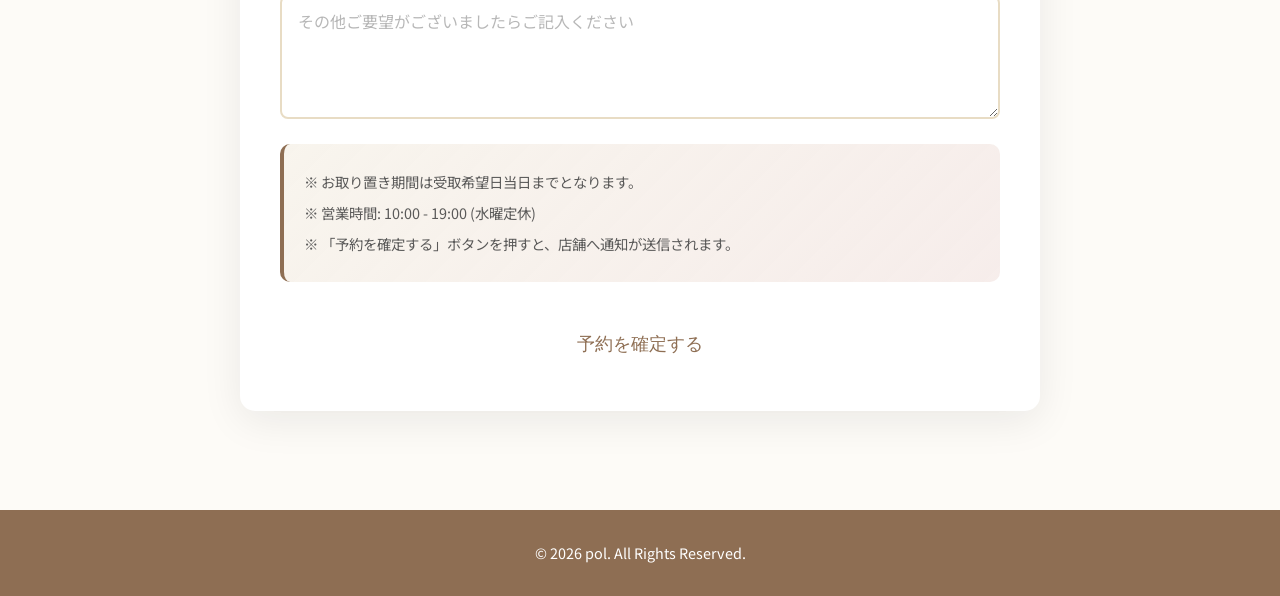
<file: reservation .html>
<!DOCTYPE html>
<html lang="ja">

<head>
    <meta charset="UTF-8">
    <meta name="viewport" content="width=device-width, initial-scale=1.0">
    <title>お取り置き | pol</title>
    <link rel="preconnect" href="https://fonts.googleapis.com">
    <link rel="preconnect" href="https://fonts.gstatic.com" crossorigin>
    <link
        href="https://fonts.googleapis.com/css2?family=Kiwi+Maru:wght@300;400;500&family=Noto+Sans+JP:wght@300;400;500&family=Noto+Serif+JP:wght@400;700&display=swap"
        rel="stylesheet">
    <link rel="icon" href="images/pol_logo.JPG" type="image/png">
    <link rel="stylesheet" href="style.css">
    <script src="main.js" defer></script>
    <script src="reservation.js" defer></script>
</head>

<body>
    <div class="hero-bg" style="background-image: url('images/hero_sweets_bread.png');"></div>
    <div class="hero-overlay"></div>

    <header class="header">
        <div class="container header-container">
            <h1 class="logo"><a href="index.html"><img src="images/pol_logo.JPG" alt="pol"><span class="logo-text"><span
                            class="text-sand">p</span>ol cake<span class="text-raspberry">&</span>bread</span></a></h1>
            <nav class="nav">
                <ul>
                    <li><a href="index.html#hero">ホーム</a></li>
                    <li><a href="index.html#news">お知らせ</a></li>
                    <li><a href="index.html#about">こだわり</a></li>
                    <li><a href="index.html#menu">商品紹介</a></li>
                    <li><a href="online_shop.html">オンラインショップ</a></li>
                    <li><a href="reservation.html" class="active">お取り置き</a></li>
                    <li><a href="index.html#contact">アクセス</a></li>
                </ul>
            </nav>
            <div class="mobile-menu-toggle">
                <span></span>
                <span></span>
                <span></span>
            </div>
        </div>
    </header>

    <main>
        <section class="section reservation-section">
            <div class="container">
                <div class="section-header">
                    <span class="section-subtitle">RESERVATION</span>
                    <h3 class="section-title">お取り置き</h3>
                </div>
                <div class="reservation-form-container">
                    <form id="reservation-form" class="reservation-form">
                        <div class="form-group">
                            <label for="name" class="form-label">お名前 <span class="required">*</span></label>
                            <input type="text" id="name" name="name" class="form-input" required>
                        </div>

                        <div class="form-group">
                            <label for="phone" class="form-label">電話番号 <span class="required">*</span></label>
                            <input type="tel" id="phone" name="phone" class="form-input" placeholder="090-1234-5678"
                                required>
                        </div>

                        <div class="form-group">
                            <label for="email" class="form-label">メールアドレス</label>
                            <input type="email" id="email" name="email" class="form-input"
                                placeholder="example@email.com">
                        </div>

                        <div class="form-group">
                            <label class="form-label">商品 <span class="required">*</span></label>
                            <div id="product-list-container" class="product-selection-list">
                                <!-- 商品リストは JavaScript によって動的に生成されます -->
                                <p style="text-align: center; padding: 20px; color: #999;">商品を読み込み中...</p>
                            </div>
                            <div id="selected-products-summary" class="selected-products-summary"
                                style="display: none;">
                                <!-- 選択中の商品リストがここに生成されます -->
                            </div>
                            <div class="total-price-area">
                                合計金額: <span id="total-price">0</span>円
                            </div>
                        </div>

                        <div class="form-group">
                            <label for="pickup-date" class="form-label">受取希望日 <span class="required">*</span></label>
                            <input type="date" id="pickup-date" name="pickup-date" class="form-input" required>
                        </div>

                        <div class="form-group">
                            <label for="pickup-time" class="form-label">受取希望時間 <span class="required">*</span></label>
                            <select id="pickup-time" name="pickup-time" class="form-select" required>
                                <option value="">選択してください</option>
                                <option value="10:00-11:00">10:00-11:00</option>
                                <option value="11:00-12:00">11:00-12:00</option>
                                <option value="12:00-13:00">12:00-13:00</option>
                                <option value="13:00-14:00">13:00-14:00</option>
                                <option value="14:00-15:00">14:00-15:00</option>
                            </select>
                        </div>

                        <div class="form-group">
                            <label for="notes" class="form-label">備考</label>
                            <textarea id="notes" name="notes" class="form-textarea" rows="4"
                                placeholder="その他ご要望がございましたらご記入ください"></textarea>
                        </div>

                        <div class="form-notice">
                            <p>※ お取り置き期間は受取希望日当日までとなります。</p>
                            <p>※ 営業時間: 10:00 - 19:00 (水曜定休)</p>
                            <p>※ 「予約を確定する」ボタンを押すと、店舗へ通知が送信されます。</p>
                        </div>

                        <div class="form-actions">
                            <button type="submit" class="btn btn-primary btn-submit">予約を確定する</button>
                        </div>
                    </form>

                    <div id="success-message" class="success-message" style="display: none;">
                        <div class="success-icon">✓</div>
                        <h4>お取り置きを承りました</h4>
                        <p>ご予約ありがとうございます。<br>
                            店舗にて内容を確認させていただきます。<br>
                            ご来店を心よりお待ちしております。</p>
                        <div style="margin: 20px 0;">
                            <button class="btn btn-secondary" onclick="location.reload()">続けて予約をする</button>
                            <a href="index.html" class="btn btn-primary"
                                style="margin-top: 10px; display: block;">トップページへ戻る</a>
                        </div>
                    </div>
                </div>
            </div>
        </section>
    </main>

    <footer class="footer">
        <div class="container">
            <p>&copy; 2026 pol. All Rights Reserved.</p>
        </div>
    </footer>
</body>

</html>
</file>
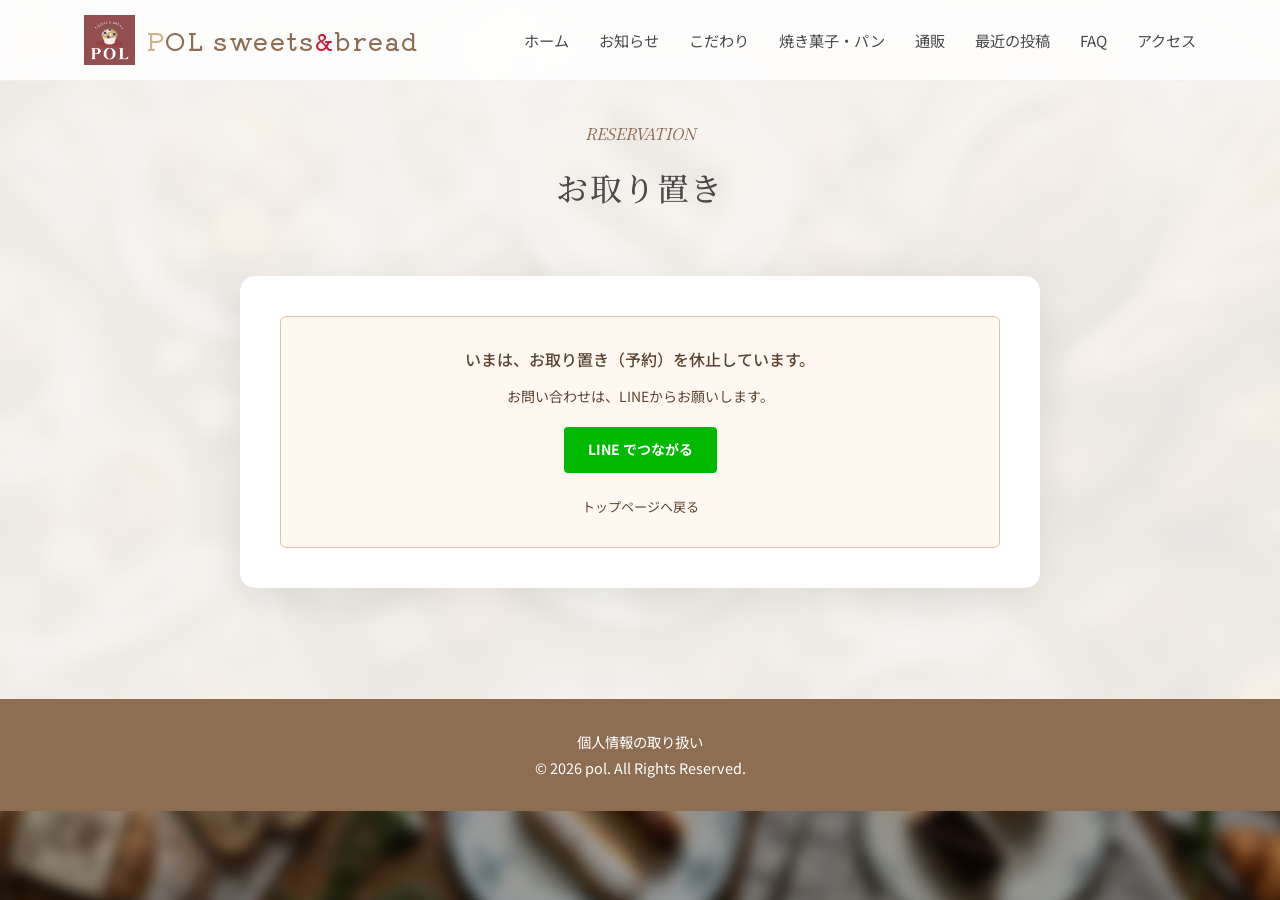
<file: reservation.html>
<!DOCTYPE html>
<html lang="ja">

<head>
    <meta charset="UTF-8">
    <meta name="viewport" content="width=device-width, initial-scale=1.0">
    <title>お取り置き | pol</title>
    <!-- 2026-11-04: お取り置きは開業まで受け付けていない（RESERVATION_OPEN=false）。検索・AIに「受け付けている」と拾われないよう外す。再開するときはこの行を消し、sitemap.xml にも戻す。 -->
    <meta name="robots" content="noindex,nofollow">
    <link rel="preconnect" href="https://fonts.googleapis.com">
    <link rel="preconnect" href="https://fonts.gstatic.com" crossorigin>
    <link
        href="https://fonts.googleapis.com/css2?family=Kiwi+Maru:wght@300;400;500&family=Noto+Sans+JP:wght@300;400;500&family=Noto+Serif+JP:wght@400;700&display=swap"
        rel="stylesheet">
    <link rel="icon" href="images/pol_logo_muffin.webp" type="image/webp">
    <link rel="stylesheet" href="style.css?v=20">
    <script src="main.js" defer></script>
    <script src="reservation.js?v=2" defer></script>
</head>

<body>
    <div class="hero-bg" style="background-image: url('images/hero_sweets_bread.webp');"></div>
    <div class="hero-overlay"></div>

    <header class="header">
        <div class="container header-container">
            <h1 class="logo"><a href="index.html"><img src="images/pol_logo_muffin.webp" alt="pol"><span class="logo-text"><span class="text-sand">P</span>OL sweets<span class="text-raspberry">&</span>bread</span></a></h1>
            <nav class="nav">
                <ul>
                    <li><a href="index.html#hero">ホーム</a></li>
                    <li><a href="index.html#news">お知らせ</a></li>
                    <li><a href="index.html#about">こだわり</a></li>
                    <li><a href="index.html#menu">焼き菓子・パン</a></li>
                    <li><a href="tsuhan/">通販</a></li>
                    <!-- 【開業まで非表示・2026-09-04 けんじ指示】 戻すとき＝ data-hidden-until-open が付いた要素から style="display:none;" を消すだけ。 非表示にした全箇所の一覧は  grep -rn "hidden-until-open" *.html  で出ます。 -->
                    <li data-hidden-until-open="2026-09-04" style="display:none;"><a href="reservation.html" class="active">お取り置き</a></li>
                    <li><a href="index.html#instagram">最近の投稿</a></li>
                    <li><a href="index.html#faq">FAQ</a></li>
                    <li><a href="index.html#contact">アクセス</a></li>
                </ul>
            </nav>
            <div class="mobile-menu-toggle">
                <span></span>
                <span></span>
                <span></span>
            </div>
        </div>
    </header>

    <main>
        <section class="section reservation-section">
            <div class="container">
                <div class="section-header">
                    <span class="section-subtitle">RESERVATION</span>
                    <h3 class="section-title">お取り置き</h3>
                </div>
                <div class="reservation-form-container">
                    <!-- 2026-11-05: お取り置きは休止中（GAS側も RESERVATION_OPEN=false）。再開するときは、この札を消し、下の form の hidden と style="display:none;" を消し、reservation.js の RESERVATION_OPEN を true にする。 -->
                    <div id="reservation-closed" style="text-align: center; padding: 28px 18px; background: #FFF8F0; border: 1px solid #D4C5B0; border-radius: 6px;">
                        <p style="font-size: 16px; color: #5C4633; margin: 0 0 10px 0; font-weight: 500;">いまは、お取り置き（予約）を休止しています。</p>
                        <p style="font-size: 14px; color: #5C4633; margin: 0 0 18px 0; line-height: 1.8;">お問い合わせは、LINEからお願いします。</p>
                        <a href="https://lin.ee/vKcp8Xd" target="_blank" rel="noopener noreferrer" style="display: inline-block; background: #00B900; color: white; padding: 10px 24px; border-radius: 4px; text-decoration: none; font-size: 14px; font-weight: bold;">LINE でつながる</a>
                        <p style="margin: 18px 0 0 0;"><a href="index.html" style="color: #5C4633; font-size: 13px;">トップページへ戻る</a></p>
                    </div>
                    <form id="reservation-form" class="reservation-form" hidden style="display:none;">
                        <div class="form-group">
                            <label for="name" class="form-label">お名前 <span class="required">*</span></label>
                            <input type="text" id="name" name="name" class="form-input" required>
                        </div>

                        <!-- ボット除け：人には見えない欄。埋まっていたら予約GASが弾く -->
                        <div aria-hidden="true" style="position:absolute;left:-9999px;width:1px;height:1px;overflow:hidden;">
                            <label for="hp-field">この欄は空のままにしてください</label>
                            <input type="text" id="hp-field" name="pol_hp_check" tabindex="-1" autocomplete="off">
                        </div>

                        <div class="form-group">
                            <label for="phone" class="form-label">電話番号 <span class="required">*</span></label>
                            <input type="tel" id="phone" name="phone" class="form-input" placeholder="090-1234-5678"
                                required>
                        </div>

                        <div class="form-group">
                            <label for="email" class="form-label">メールアドレス</label>
                            <input type="email" id="email" name="email" class="form-input"
                                placeholder="example@email.com">
                        </div>

                        <div class="form-group">
                            <label class="form-label">商品 <span class="required">*</span></label>
                            <div id="product-list-container" class="product-selection-list">
                                <!-- 商品リストは JavaScript によって動的に生成されます -->
                                <p style="text-align: center; padding: 20px; color: #999;">商品を読み込み中...</p>
                            </div>
                            <div id="selected-products-summary" class="selected-products-summary"
                                style="display: none;">
                                <!-- 選択中の商品リストがここに生成されます -->
                            </div>
                            <div class="total-price-area">
                                合計金額: <span id="total-price">0</span>円
                            </div>
                        </div>

                        <div class="form-group">
                            <label for="pickup-date" class="form-label">受取希望日 <span class="required">*</span></label>
                            <input type="date" id="pickup-date" name="pickup-date" class="form-input" required>
                        </div>

                        <div class="form-group">
                            <label for="pickup-time" class="form-label">受取希望時間 <span class="required">*</span></label>
                            <select id="pickup-time" name="pickup-time" class="form-select" required>
                                <option value="">選択してください</option>
                                <option value="10:00-11:00">10:00-11:00</option>
                                <option value="11:00-12:00">11:00-12:00</option>
                                <option value="12:00-13:00">12:00-13:00</option>
                                <option value="13:00-14:00">13:00-14:00</option>
                                <option value="14:00-15:00">14:00-15:00</option>
                            </select>
                        </div>

                        <div class="form-group">
                            <label for="notes" class="form-label">備考</label>
                            <textarea id="notes" name="notes" class="form-textarea" rows="4" maxlength="500"
                                placeholder="その他ご要望がございましたらご記入ください"></textarea>
                        </div>

                        <div class="form-notice">
                            <p>※ お取り置き期間は受取希望日当日までとなります。</p>
                            <p data-hidden-until-open="2026-09-04" style="display:none;">※ 営業時間: 10:00 - 14:00 (定休日は不定期)</p>
                            <p>※ 「予約を確定する」ボタンを押すと、店舗へ通知が送信されます。</p>
                        </div>

                        <div class="form-actions">
                            <button type="submit" class="btn btn-primary btn-submit">予約を確定する</button>
                        </div>
                    </form>

                    <div id="success-message" class="success-message" style="display: none;">
                        <div class="success-icon">✓</div>
                        <h4>お取り置きを承りました</h4>
                        <p>ご予約ありがとうございます。<br>
                            店舗にて内容を確認させていただきます。<br>
                            ご来店を心よりお待ちしております。</p>
                        <div style="margin: 24px 0; padding: 18px; background: #FFF8F0; border: 1px solid #D4C5B0; border-radius: 6px; text-align: center;">
                            <p style="font-size: 13px; color: #5C4633; margin: 0 0 12px 0;">
                                🌙 月に一度、星座占いと季節のお便りをLINEでお届けしています。<br>
                                よかったら友だち追加してみてください。
                            </p>
                            <a href="https://lin.ee/vKcp8Xd"
                               style="display: inline-block; background: #00B900; color: white; padding: 10px 24px; border-radius: 4px; text-decoration: none; font-size: 13px; font-weight: bold;">
                                LINE で友だち追加する
                            </a>
                        </div>
                        <div style="margin: 20px 0;">
                            <button class="btn btn-secondary" onclick="location.reload()">続けて予約をする</button>
                            <a href="index.html" class="btn btn-primary"
                                style="margin-top: 10px; display: block;">トップページへ戻る</a>
                        </div>
                    </div>
                </div>
            </div>
        </section>
    </main>

    <footer class="footer">
        <div class="container">
            <p><a href="privacy.html" style="color: inherit;">個人情報の取り扱い</a></p>
            <p>&copy; 2026 pol. All Rights Reserved.</p>
        </div>
    </footer>
    <!-- 訪問者数の計測（GoatCounter pol-hp・Cookieなし）。2026-11-07 HP全体の閲覧数を見るため通販ページと同じ書き方で追加 -->
    <script data-goatcounter="https://pol-hp.goatcounter.com/count" async src="https://gc.zgo.at/count.v4.js" crossorigin="anonymous" integrity="sha384-nRw6qfbWyJha9LhsOtSb2YJDyZdKvvCFh0fJYlkquSFjUxp9FVNugbfy8q1jdxI+"></script>
</body>

</html>
</file>
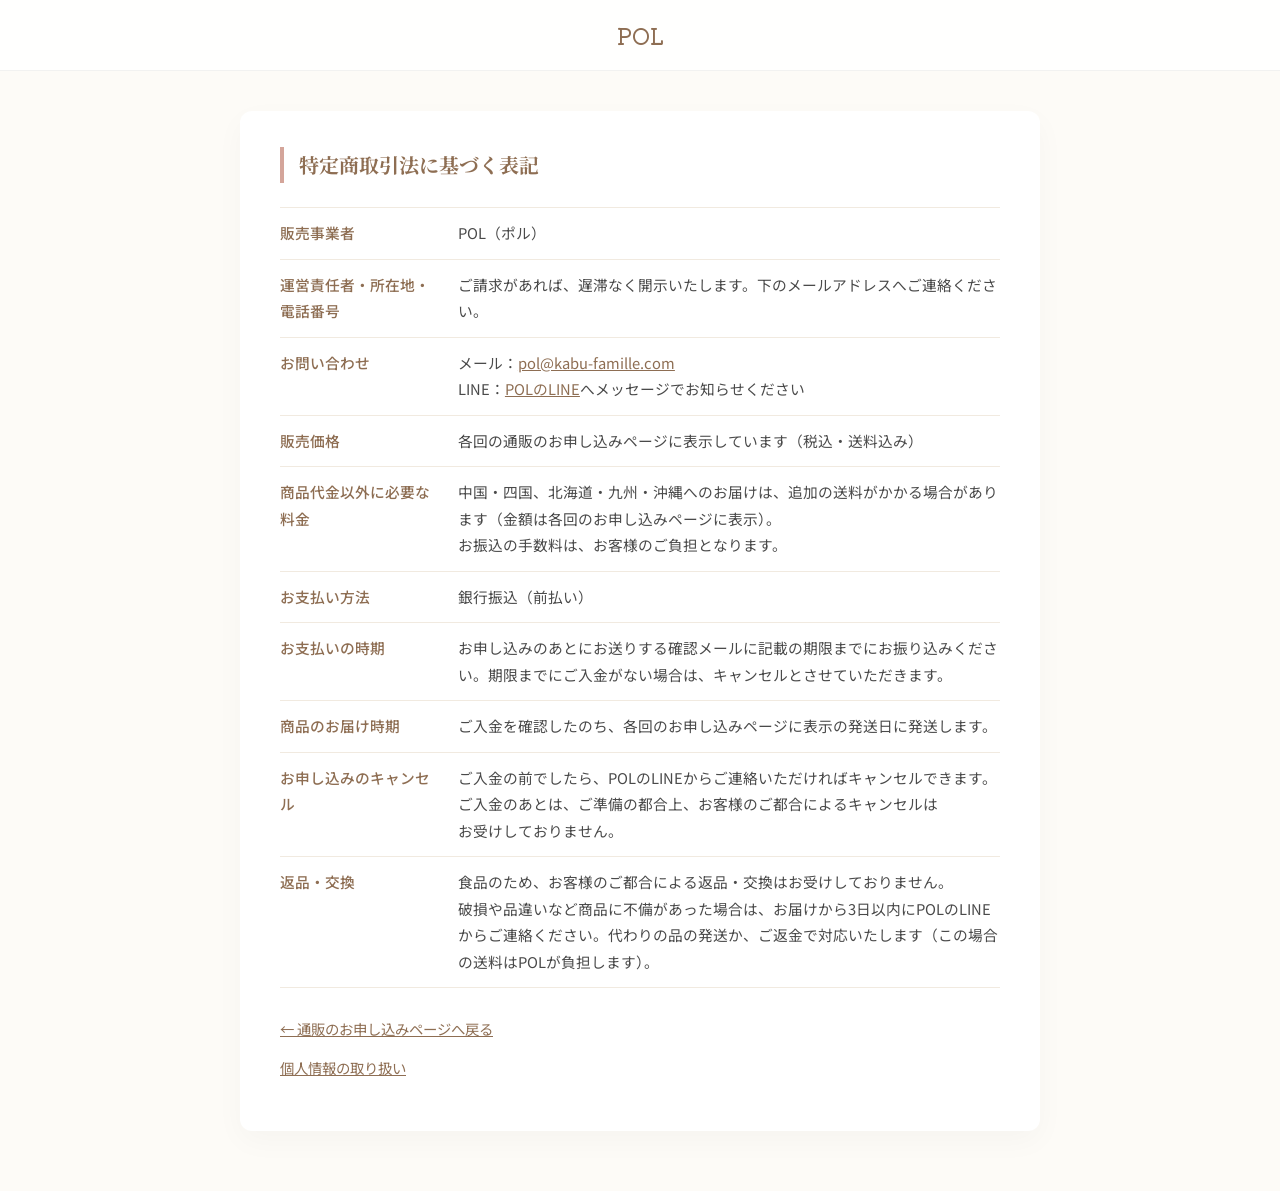
<file: tsuhan/tokushoho.html>
<!DOCTYPE html>
<html lang="ja">
<head>
    <meta charset="UTF-8">
    <meta name="viewport" content="width=device-width, initial-scale=1.0">
    <title>特定商取引法に基づく表記 | POL</title>
    <!-- 2026-10-21 通販フォーム（tsuhan/）から開く。販売者の名前・住所・電話は載せず「ご請求があれば遅滞なく開示」（特商法11条ただし書・けんじ決定）。
         実際に買った人には、入金確認メール（特商法13条）に事業者の名前・住所・電話が出る＝スプレッドシート「pol通販の申し込み」の設定タブ。 -->
    <meta name="robots" content="noindex,nofollow">
    <link rel="icon" href="../images/pol_logo_muffin.webp" type="image/webp">
    <link rel="preconnect" href="https://fonts.googleapis.com">
    <link rel="preconnect" href="https://fonts.gstatic.com" crossorigin>
    <link href="https://fonts.googleapis.com/css2?family=Kiwi+Maru:wght@300;400;500&family=Noto+Sans+JP:wght@300;400;500&family=Noto+Serif+JP:wght@400;700&display=swap" rel="stylesheet">
    <style>
        :root { --color-primary: #8E6E53; --color-accent: #D4A59A; --color-bg: #FDFBF7; --font-serif: 'Noto Serif JP', serif; --font-kiwi: 'Kiwi Maru', serif; }
        body { margin: 0; padding: 0; font-family: 'Noto Sans JP', sans-serif; color: #4A4A4A; background-color: var(--color-bg); line-height: 1.8; }
        .header { background: rgba(255, 255, 255, 0.9); padding: 15px 0; text-align: center; border-bottom: 1px solid rgba(0,0,0,0.05); }
        .logo-text { font-family: var(--font-kiwi); font-size: 1.4rem; color: var(--color-primary); font-weight: 500; }
        .container { width: 90%; max-width: 800px; margin: 0 auto; }
        .box { background: #fff; padding: 36px 40px; border-radius: 12px; box-shadow: 0 10px 30px rgba(0,0,0,0.03); margin: 40px 0 60px; }
        h1 { border-left: 4px solid var(--color-accent); padding-left: 15px; margin: 0 0 24px; color: var(--color-primary); font-family: var(--font-serif); font-size: 1.25rem; }
        table { width: 100%; border-collapse: collapse; font-size: 0.92rem; }
        th { text-align: left; color: var(--color-primary); font-weight: 500; padding: 12px 16px 12px 0; vertical-align: top; width: 11em; border-bottom: 1px solid #F1EAE0; }
        td { padding: 12px 0; border-bottom: 1px solid #F1EAE0; }
        tr:first-child th, tr:first-child td { border-top: 1px solid #F1EAE0; }
        a { color: var(--color-primary); }
        .back { display: inline-block; margin-top: 28px; font-size: 0.9rem; }
        @media (max-width: 600px) {
            .box { padding: 24px 18px; }
            th, td { display: block; width: auto; padding: 8px 0; }
            th { border-bottom: none; padding-bottom: 0; }
            tr:first-child td { border-top: none; }
        }
    </style>
</head>
<body>
    <header class="header"><div class="container"><span class="logo-text">POL</span></div></header>
    <main><div class="container"><div class="box">
        <h1>特定商取引法に基づく表記</h1>
        <table>
            <tr><th>販売事業者</th><td>POL（ポル）</td></tr>
            <tr><th>運営責任者・所在地・電話番号</th><td>ご請求があれば、遅滞なく開示いたします。下のメールアドレスへご連絡ください。</td></tr>
            <tr><th>お問い合わせ</th><td>メール：<a href="mailto:pol@kabu-famille.com">pol@kabu-famille.com</a><br>LINE：<a href="https://lin.ee/vKcp8Xd" target="_blank" rel="noopener noreferrer">POLのLINE</a>へメッセージでお知らせください</td></tr>
            <tr><th>販売価格</th><td>各回の通販のお申し込みページに表示しています（税込・送料込み）</td></tr>
            <tr><th>商品代金以外に必要な料金</th><td>中国・四国、北海道・九州・沖縄へのお届けは、追加の送料がかかる場合があります（金額は各回のお申し込みページに表示）。<br>お振込の手数料は、お客様の<span style="white-space:nowrap">ご負担となります。</span></td></tr>
            <tr><th>お支払い方法</th><td>銀行振込（前払い）</td></tr>
            <tr><th>お支払いの時期</th><td>お申し込みのあとにお送りする確認メールに記載の期限までにお振り込みください。期限までにご入金がない場合は、キャンセルとさせていただきます。</td></tr>
            <tr><th>商品のお届け時期</th><td>ご入金を確認したのち、各回のお申し込みページに表示の発送日に発送します。</td></tr>
            <tr><th>お申し込みのキャンセル</th><td>ご入金の前でしたら、POLのLINEからご連絡いただければキャンセルできます。ご入金のあとは、ご準備の都合上、お客様のご都合によるキャンセルは<span style="white-space:nowrap">お受けしておりません。</span></td></tr>
            <tr><th>返品・交換</th><td>食品のため、お客様のご都合による返品・交換はお受けしておりません。<br>破損や品違いなど商品に不備があった場合は、お届けから3日以内にPOLのLINEからご連絡ください。代わりの品の発送か、ご返金で対応いたします（この場合の送料はPOLが負担します）。</td></tr>
        </table>
        <a class="back" href="./">← 通販のお申し込みページへ戻る</a>
        <p style="margin-top: 12px; font-size: 0.9rem;"><a href="../privacy.html">個人情報の取り扱い</a></p>
    </div></div></main>
    <!-- 訪問者数の計測（GoatCounter pol-hp・Cookieなし）。2026-11-07 HP全体の閲覧数を見るため通販ページと同じ書き方で追加 -->
    <script data-goatcounter="https://pol-hp.goatcounter.com/count" async src="https://gc.zgo.at/count.v4.js" crossorigin="anonymous" integrity="sha384-nRw6qfbWyJha9LhsOtSb2YJDyZdKvvCFh0fJYlkquSFjUxp9FVNugbfy8q1jdxI+"></script>
</body>
</html>
</file>
<file: style.css>
:root {
    --color-primary: #8E6E53;
    /* Chestnut/Coffee */
    --color-secondary: #E8DCC4;
    /* Cream */
    --color-accent: #D4A59A;
    /* Dusty Pink */
    --color-text: #4A4A4A;
    --color-bg-light: #FDFBF7;
    --color-white: #FFFFFF;

    --font-serif: 'Noto Serif JP', serif;
    --font-sans: 'Noto Sans JP', sans-serif;

    --transition-base: all 0.3s ease;
}

* {
    margin: 0;
    padding: 0;
    box-sizing: border-box;
}

body {
    font-family: var(--font-sans);
    color: var(--color-text);
    /* background-color: var(--color-bg-light); Removed for fixed bg visibility */
    line-height: 1.8;
    overflow-x: hidden;
}

a {
    text-decoration: none;
    color: inherit;
    transition: var(--transition-base);
}

h1,
h2,
h3,
h4 {
    font-family: var(--font-serif);
    font-weight: 500;
    letter-spacing: 0.05em;
}

.container {
    width: 90%;
    max-width: 1200px;
    margin: 0 auto;
    padding: 0 20px;
}

/* Header */
.header {
    position: fixed;
    top: 0;
    left: 0;
    width: 100%;
    z-index: 1000;
    background: rgba(255, 255, 255, 0.85);
    backdrop-filter: blur(10px);
    border-bottom: 1px solid rgba(0, 0, 0, 0.05);
    padding: 15px 0;
    transition: var(--transition-base);
}

.header-container {
    display: flex;
    justify-content: space-between;
    align-items: center;
    position: relative;
    /* For absolute nav positioning if needed */
}

.mobile-menu-toggle {
    display: none;
    flex-shrink: 0;
    flex-direction: column;
    justify-content: space-between;
    width: 30px;
    height: 21px;
    cursor: pointer;
    z-index: 1001;
}

.mobile-menu-toggle span {
    display: block;
    width: 100%;
    height: 3px;
    background-color: var(--color-primary);
    border-radius: 3px;
    transition: var(--transition-base);
}

/* Hamburger Animation */
.mobile-menu-toggle.active span:nth-child(1) {
    transform: translateY(9px) rotate(45deg);
}

.mobile-menu-toggle.active span:nth-child(2) {
    opacity: 0;
}

.mobile-menu-toggle.active span:nth-child(3) {
    transform: translateY(-9px) rotate(-45deg);
}


.logo,
.logo a {
    display: flex;
    align-items: center;
    color: inherit;
    text-decoration: none;
}

.logo img {
    height: 50px;
    width: auto;
    object-fit: contain;
}

.logo-text {
    margin-left: 12px;
    font-size: 1.6rem;
    color: var(--color-primary);
    font-weight: 500;
    font-family: 'Kiwi Maru', serif;
    line-height: 1.2;
}

/* 店名 POL はロゴAと同じ字形の画像（2026-10-17 けんじ決定「以前の字体・大文字」） */
.logo .logo-pol {
    height: 0.72em;
    width: auto;
    vertical-align: baseline;
    margin-right: 0.1em;
}

.text-sand {
    color: #D2B48C;
}

.text-raspberry {
    color: #C41E3A;
}

.nav ul {
    display: flex;
    gap: 30px;
    list-style: none;
}

.nav a {
    font-size: 0.95rem;
    color: var(--color-text);
    position: relative;
    white-space: nowrap;
}

.nav a::after {
    content: '';
    position: absolute;
    bottom: -5px;
    left: 0;
    width: 0;
    height: 1px;
    background-color: var(--color-primary);
    transition: var(--transition-base);
}

.nav a:hover::after,
.nav a.active::after {
    width: 100%;
}

/* Hero Section */
.hero {
    position: relative;
    height: 100vh;
    display: flex;
    align-items: center;
    justify-content: center;
    text-align: center;
    color: var(--color-white);
    overflow: hidden;
}

.hero-bg {
    position: fixed;
    /* Fixed as requested */
    top: 0;
    left: 0;
    width: 100%;
    height: 100vh;
    background-position: center;
    background-size: cover;
    background-repeat: no-repeat;
    z-index: -2;
    /* 背景をぼかす。ぼかし＆揺れで端がにじむので scale を大きめにして画面外で切る */
    filter: blur(6px);
    transform: scale(1.14);
    will-change: transform;
    /* 水面が揺らぐようにゆっくり背景を動かす */
    animation: hero-sway 16s ease-in-out infinite;
}

@keyframes hero-sway {
    0%   { transform: scale(1.14) translate(0, 0); }
    20%  { transform: scale(1.17) translate(-1.8%, 1.0%); }
    50%  { transform: scale(1.15) translate(1.4%, -1.4%); }
    80%  { transform: scale(1.17) translate(1.8%, 1.0%); }
    100% { transform: scale(1.14) translate(0, 0); }
}

.hero-overlay {
    position: absolute;
    top: 0;
    left: 0;
    width: 100%;
    height: 100%;
    background: rgba(0, 0, 0, 0.3);
    z-index: -1;
}

.hero-content {
    width: 100%;
    max-width: 900px;
    padding: 0 30px;
    box-sizing: border-box;
    text-align: center;
    position: relative;
    z-index: 2;
}

/* スクロール案内（SCROLL文字＋伸び縮みする線） */
.scroll-hint {
    position: absolute;
    bottom: 30px;
    left: 50%;
    transform: translateX(-50%);
    z-index: 2;
    font-family: sans-serif;
    font-size: 11px;
    letter-spacing: 0.2em;
    color: var(--color-white);
    opacity: 0.85;
}
.scroll-hint span {
    display: block;
    width: 1px;
    height: 46px;
    background: var(--color-white);
    margin: 10px auto 0;
    transform-origin: top;
    animation: scroll-line 2s ease-in-out infinite;
}
@keyframes scroll-line {
    0%   { transform: scaleY(0); }
    50%  { transform: scaleY(1); }
    100% { transform: scaleY(0); transform-origin: bottom; }
}

/* 雨の波紋（背景の上・文字の下に重ねる） */
.hero-ripples {
    position: absolute;
    inset: 0;
    z-index: 1;
    pointer-events: none;
    overflow: hidden;
}

.hero-ripples .drop {
    position: absolute;
    width: 16px;
    height: 16px;
    border-radius: 50%;
    border: 1.5px solid rgba(255, 255, 255, 0.5);
    transform: scale(0);
    opacity: 0;
    /* ease-out で最初は速く・だんだんゆっくり広がる（水面の波紋らしい滑らかさ） */
    animation: rain-ripple 7s ease-out infinite;
}

@keyframes rain-ripple {
    0%   { transform: scale(0);   opacity: 0; }
    12%  { opacity: 0.55; }
    100% { transform: scale(13);  opacity: 0; }
}

/* 落ちる位置とタイミングを散らして、雨が降り続けるように見せる */
.hero-ripples .drop:nth-child(1)  { top: 18%; left: 12%; animation-delay: 0s;    animation-duration: 7.0s; }
.hero-ripples .drop:nth-child(2)  { top: 52%; left: 26%; animation-delay: 1.6s;  animation-duration: 6.2s; }
.hero-ripples .drop:nth-child(3)  { top: 74%; left: 18%; animation-delay: 3.4s;  animation-duration: 7.8s; }
.hero-ripples .drop:nth-child(4)  { top: 30%; left: 44%; animation-delay: 0.9s;  animation-duration: 6.6s; }
.hero-ripples .drop:nth-child(5)  { top: 63%; left: 50%; animation-delay: 4.2s;  animation-duration: 7.4s; }
.hero-ripples .drop:nth-child(6)  { top: 12%; left: 62%; animation-delay: 2.5s;  animation-duration: 6.0s; }
.hero-ripples .drop:nth-child(7)  { top: 45%; left: 70%; animation-delay: 0.4s;  animation-duration: 8.0s; }
.hero-ripples .drop:nth-child(8)  { top: 80%; left: 64%; animation-delay: 5.0s;  animation-duration: 6.4s; }
.hero-ripples .drop:nth-child(9)  { top: 24%; left: 84%; animation-delay: 3.0s;  animation-duration: 7.2s; }
.hero-ripples .drop:nth-child(10) { top: 58%; left: 88%; animation-delay: 2.0s;  animation-duration: 6.1s; }
.hero-ripples .drop:nth-child(11) { top: 88%; left: 38%; animation-delay: 4.6s;  animation-duration: 7.6s; }
.hero-ripples .drop:nth-child(12) { top: 38%; left: 6%;  animation-delay: 3.8s;  animation-duration: 6.8s; }

/* アニメーションを控えたい設定の人には止める */
@media (prefers-reduced-motion: reduce) {
    .hero-ripples { display: none; }
    .hero-bg { animation: none; }
    .scroll-hint span { animation: none; }
}

/* jQuery Ripples が有効になったら、CSSの簡易波紋は隠す（二重表示を防ぐ） */
.ripples-on .hero-ripples { display: none; }
/* Ripplesプラグインは背景画像を読むので、揺れ(transform)とぼかしは無効化（競合回避） */
.ripples-on .hero-bg { animation: none; filter: none; transform: none; }

.hero-title {
    font-size: 3.5rem;
    margin-bottom: 20px;
    line-height: 1.3;
    text-shadow: 0 2px 10px rgba(0, 0, 0, 0.2);
}

.hero-intro {
    display: block;
    /* PC/タブレットは横幅に合わせ自動縮小して1行（最大1.7rem＝900px枠に余裕を持って収まる上限） */
    font-size: clamp(1.1rem, 2.9vw, 1.7rem);
    white-space: nowrap;
    color: #FFD1DC;
    /* Light pink - contrasts well with brown/beige background */
    text-shadow: 0 2px 6px rgba(0, 0, 0, 0.6), 0 0 20px rgba(0, 0, 0, 0.3);
    font-weight: 500;
    margin-bottom: 14px;
}
/* 新文の2つの塊。各塊は途中で折り返さない（PCは1行、スマホは読点で改行） */
.hero-intro .hi-part { white-space: nowrap; }

.hero-lead {
    font-size: 1.65rem;
    color: #FFFFFF;
    text-shadow: 0 2px 8px rgba(0, 0, 0, 0.45);
    font-weight: 400;
    display: inline-block;
    margin-top: 0.35em;
    line-height: 1.6;
}

.hero-main {
    font-size: 2.2rem;
    color: #FFFFFF;
    text-shadow: 0 2px 10px rgba(0, 0, 0, 0.4);
    display: inline-block;
}

.hero-sub {
    font-size: 2.2rem;
    color: #FFFFFF;
    text-shadow: 0 2px 10px rgba(0, 0, 0, 0.4);
    display: inline-block;
}

.hero-subtitle {
    font-size: 1.3rem;
    margin-bottom: 40px;
    opacity: 0.95;
    font-family: var(--font-serif);
    letter-spacing: 0.05em;
    text-shadow: 0 2px 4px rgba(0, 0, 0, 0.4);
}
/* 各フレーズを1かたまりに。PCは1フレーズ1行、モバイルは長いフレーズだけ
   そのフレーズ内で自然に折り返す（隣のフレーズとくっつかない） */
.hero-subtitle span {
    display: block;
}

.btn {
    display: inline-block;
    padding: 12px 35px;
    border-radius: 50px;
    font-size: 1rem;
    cursor: pointer;
    transition: var(--transition-base);
}

.btn-primary {
    background-color: var(--color-white);
    color: var(--color-primary);
}

.btn-primary:hover {
    background-color: var(--color-primary);
    color: var(--color-white);
    transform: translateY(-3px);
    box-shadow: 0 5px 15px rgba(0, 0, 0, 0.1);
}

.btn-shop {
    background-color: var(--color-primary);
    color: var(--color-white);
    margin-top: 15px;
    font-size: 0.9rem;
    padding: 8px 20px;
}

.btn-shop:hover {
    background-color: var(--color-text);
    transform: translateY(-2px);
    box-shadow: 0 3px 10px rgba(0, 0, 0, 0.1);
}

/* Sections General */
.section {
    padding: 100px 0;
    background-color: rgba(253, 251, 247, 0.92);
    /* Semi-transparent */
    backdrop-filter: blur(5px);
    /* 隣接セクション間のサブピクセル隙間を潰す */
    margin-bottom: -1px;
}

.section-header {
    text-align: center;
    margin-bottom: 60px;
}

.section-subtitle {
    display: block;
    font-family: var(--font-serif);
    color: var(--color-primary);
    font-size: 1rem;
    margin-bottom: 10px;
    font-style: italic;
}

.section-title {
    font-size: 2rem;
    color: var(--color-text);
}

/* About */
.about {
    position: relative;
    overflow: hidden;
}

.about .container {
    position: relative;
    z-index: 1;
}

.yeast-bubbles {
    position: absolute;
    top: 0;
    left: 0;
    width: 100%;
    height: 100%;
    pointer-events: none;
    z-index: 0;
    opacity: 0;
    transition: opacity 1.5s ease-in-out;
}

.yeast-bubbles.active {
    opacity: 1;
}

.yeast-bubble {
    position: absolute;
    bottom: -20px;
    background-color: rgba(255, 255, 255, 0.9);
    border: 1px solid rgba(142, 110, 83, 0.25);
    border-radius: 50%;
    box-shadow: 0 0 12px rgba(255, 255, 255, 0.8), inset 0 0 6px rgba(255, 255, 255, 1), 0 2px 4px rgba(142, 110, 83, 0.15);
    animation: yeastRise infinite ease-in;
}

@keyframes yeastRise {
    0% {
        bottom: -20px;
        transform: translateX(0) scale(1);
        opacity: 0;
    }
    10% {
        opacity: 1;
    }
    50% {
        transform: translateX(20px) scale(1.2);
    }
    90% {
        opacity: 1;
    }
    100% {
        bottom: 100%;
        transform: translateX(-20px) scale(0.9);
        opacity: 0;
    }
}

/* Steam Animation */
.steam-field {
    position: absolute;
    bottom: 0;
    left: 0;
    width: 100%;
    height: 100%;
    pointer-events: none;
    z-index: 0;
    opacity: 0;
    transition: opacity 1.5s ease-in-out;
}

.steam-field.active {
    opacity: 1;
}

.steam {
    position: absolute;
    bottom: -50px;
    background: radial-gradient(circle, rgba(255, 255, 255, 0.5) 0%, rgba(255, 255, 255, 0) 70%);
    border-radius: 50%;
    filter: blur(8px);
    opacity: 0;
}

@keyframes riseSteam {
    0% {
        transform: translateY(0) scaleX(1);
        opacity: 0;
    }
    30% {
        transform: translateY(-20vh) scaleX(1.3);
        opacity: 0.7;
    }
    70% {
        transform: translateY(-50vh) scaleX(1.8);
        opacity: 0.3;
    }
    100% {
        transform: translateY(-80vh) scaleX(2.2);
        opacity: 0;
    }
}

.about-content {
    max-width: 820px;
    margin: 0 auto;
    text-align: left;
    font-size: 1.05rem;
    line-height: 2;
    letter-spacing: 0.03em;
    color: var(--color-text);
}

/* 職人のこだわり：番号付きの編集レイアウト */
.cdr-list {
    list-style: none;
    margin: 0;
    padding: 0;
}
.cdr-item {
    display: flex;
    gap: 30px;
    align-items: flex-start;
    padding: 38px 0;
    border-bottom: 1px solid rgba(142, 110, 83, 0.15);
}
.cdr-item:last-child {
    border-bottom: none;
    padding-bottom: 0;
}
.cdr-num {
    flex-shrink: 0;
    font-family: var(--font-serif);
    font-style: italic;
    font-size: 3.2rem;
    line-height: 1;
    color: var(--color-accent);
    opacity: 0.35;
    min-width: 1.7em;
}
.cdr-body {
    flex: 1;
}
.cdr-head {
    font-size: 1.35rem;
    font-weight: 500;
    color: var(--color-primary);
    margin: 6px 0 12px;
    letter-spacing: 0.05em;
}
.cdr-text {
    margin: 0;
    font-size: 1.02rem;
    line-height: 1.95;
    letter-spacing: 0.03em;
    color: var(--color-text);
}
@media (max-width: 600px) {
    .cdr-item { gap: 16px; padding: 28px 0; }
    .cdr-num { font-size: 2.3rem; min-width: 1.5em; }
    .cdr-head { font-size: 1.15rem; margin-top: 2px; }
    .cdr-text { font-size: 0.98rem; }
}

/* ご挨拶：お菓子担当・パン担当 */
.greet-lead {
    text-align: center;
    margin: 0 auto 40px;
    line-height: 1.9;
    letter-spacing: 0.03em;
}
.greet-grid {
    display: grid;
    grid-template-columns: repeat(2, 1fr);
    gap: 30px;
    max-width: 900px;
    margin: 0 auto;
}
.greet-card {
    background-color: var(--color-white);
    border-radius: 10px;
    box-shadow: 0 10px 30px rgba(0, 0, 0, 0.05);
    padding: 36px 32px;
    text-align: center;
}
.greet-photo {
    width: 120px;
    height: 120px;
    margin: 0 auto 20px;
    border-radius: 50%;
    background-color: var(--color-secondary);
    display: flex;
    align-items: center;
    justify-content: center;
}
.greet-photo img {
    width: 100%;
    height: 100%;
    object-fit: cover;
    border-radius: 50%;
}
.greet-photo span {
    font-family: var(--font-serif);
    font-style: italic;
    font-size: 1.3rem;
    color: var(--color-primary);
    opacity: 0.7;
}
.greet-role {
    font-family: var(--font-serif);
    font-size: 1.35rem;
    color: var(--color-primary);
    margin: 0 0 6px;
    letter-spacing: 0.08em;
}
.greet-career {
    font-size: 0.88rem;
    color: var(--color-accent);
    margin: 0 0 18px;
    letter-spacing: 0.04em;
}
.greet-text {
    text-align: left;
    margin: 0;
    font-size: 1rem;
    line-height: 1.95;
    letter-spacing: 0.03em;
}
@media (max-width: 768px) {
    .greet-grid { grid-template-columns: 1fr; gap: 22px; }
    .greet-card { padding: 30px 22px; }
}

/* Menu / Gallery */
.gallery-grid {
    display: grid;
    grid-template-columns: repeat(auto-fit, minmax(250px, 1fr));
    /* Slightly smaller min-width for 4 columns */
    gap: 30px;
}

.gallery-item {
    position: relative;
    border-radius: 10px;
    overflow: hidden;
    background-color: var(--color-white);
    box-shadow: 0 10px 30px rgba(0, 0, 0, 0.05);
    cursor: pointer;
    transition: transform 0.3s ease;
    display: flex;
    flex-direction: column;
    height: auto;
}

.gallery-item:hover {
    transform: translateY(-5px);
}

.gallery-item img {
    width: 100%;
    height: 200px;
    /* Fixed height for image (top part) */
    object-fit: cover;
    transition: transform 0.6s ease;
}

.gallery-item:hover img {
    transform: scale(1.05);
}



.gallery-info {
    padding: 20px;
    text-align: left;
    color: var(--color-text);
}

.gallery-info h4 {
    margin-bottom: 10px;
    color: var(--color-primary);
    font-size: 1.1rem;
}

.gallery-info p {
    font-size: 0.9rem;
    margin-bottom: 5px;
    opacity: 0.8;
}

.price {
    font-size: 1.25rem;
    font-weight: 700;
    color: var(--color-primary);
    /* Changed to primary for better contrast on white */
    margin-top: 10px;
    display: none;
}

/* Animations helper classes */
.fade-in-up {
    opacity: 0;
    transform: translateY(30px);
    animation: fadeInUp 0.8s forwards;
}

.delay-1 {
    animation-delay: 0.2s;
}

.delay-2 {
    animation-delay: 0.4s;
}

.delay-3 {
    animation-delay: 0.6s;
}

@keyframes fadeInUp {
    to {
        opacity: 1;
        transform: translateY(0);
    }
}

/* Contact & Footer */
.contact {
    /* bg color handled by section */
    text-align: center;
}

.footer {
    background-color: var(--color-primary);
    color: var(--color-white);
    text-align: center;
    padding: 30px 0;
    font-size: 0.9rem;
    position: relative;
    z-index: 1;
}

/* Map */
.map-container {
    max-width: 800px;
    margin: 40px auto 0;
    border-radius: 10px;
    overflow: hidden;
    box-shadow: 0 5px 15px rgba(0, 0, 0, 0.05);
}

.map-container iframe {
    width: 100%;
    height: 400px;
    display: block;
}



/* News */
.event-news-container,
.news-list-container {
    max-width: 800px;
    margin: 0 auto 40px;
}

.event-news-container {
    margin-bottom: 60px;
}

.event-news-title,
.news-list-title {
    font-size: 1.25rem;
    color: var(--color-primary);
    margin-bottom: 12px;
    padding-left: 15px;
    position: relative;
    display: flex;
    align-items: center;
}

.event-news-title::before,
.news-list-title::before {
    content: '';
    position: absolute;
    left: 0;
    width: 6px;
    height: 1.5em;
    background: var(--color-accent);
    border-radius: 3px;
}

.event-news-list,
.news-list {
    background: rgba(255, 255, 255, 0.6);
    padding: 10px;
    border-radius: 20px;
    box-shadow: 0 10px 40px rgba(142, 110, 83, 0.08); /* More subtle, themed shadow */
    text-align: left;
    border: 1px solid rgba(142, 110, 83, 0.1);
    backdrop-filter: blur(10px);
}

.news-item {
    display: flex;
    padding: 12px 20px;
    align-items: center;
    border-radius: 12px;
    transition: var(--transition-base);
    margin-bottom: 2px;
}

.news-item:last-child {
    margin-bottom: 0;
}

.news-item:hover {
    background: rgba(255, 255, 255, 0.9);
    transform: translateX(5px);
    box-shadow: 0 4px 15px rgba(0, 0, 0, 0.05);
}

.news-item dt {
    font-weight: 500;
    color: var(--color-white);
    background: var(--color-primary);
    padding: 4px 12px;
    border-radius: 50px;
    font-size: 0.85rem;
    width: auto;
    min-width: 100px;
    text-align: center;
    flex-shrink: 0;
    font-family: var(--font-sans);
}

.event-item dt {
    background: var(--color-accent);
}

.news-item dd {
    margin-left: 20px;
    flex-grow: 1;
    color: var(--color-text);
    font-size: 0.95rem;
    line-height: 1.5;
}

@media (max-width: 600px) {
    .news-item {
        flex-direction: column;
        align-items: flex-start;
        padding: 15px;
    }

    .news-item dt {
        margin-bottom: 8px;
    }

    .news-item dd {
        margin-left: 0;
    }
}

/* Instagram Grid */
.instagram-grid {
    display: grid;
    grid-template-columns: repeat(3, 1fr);
    gap: 15px;
    max-width: 900px;
    margin: 0 auto;
}

.instagram-item {
    position: relative;
    width: 100%;
    padding-bottom: 100%;
    /* 1:1 aspect ratio */
    overflow: hidden;
    border-radius: 8px;
    background-color: var(--color-white);
    box-shadow: 0 5px 15px rgba(0, 0, 0, 0.08);
    cursor: pointer;
    transition: transform 0.3s ease, box-shadow 0.3s ease;
}

.instagram-item:hover {
    transform: translateY(-5px);
    box-shadow: 0 10px 25px rgba(0, 0, 0, 0.15);
}

.instagram-item img {
    position: absolute;
    top: 0;
    left: 0;
    width: 100%;
    height: 100%;
    object-fit: cover;
    transition: transform 0.6s ease;
}

.instagram-item:hover img {
    transform: scale(1.1);
}

.instagram-placeholder {
    background: linear-gradient(135deg, var(--color-secondary) 0%, var(--color-accent) 100%);
    display: flex;
    align-items: center;
    justify-content: center;
}

.instagram-placeholder-content {
    position: absolute;
    top: 50%;
    left: 50%;
    transform: translate(-50%, -50%);
    text-align: center;
    color: var(--color-text);
    opacity: 0.7;
}

.instagram-desc {
    text-align: center;
    color: #666;
    font-size: 0.95rem;
    line-height: 1.8;
    margin: 20px auto 0;
    max-width: 480px;
}

.instagram-link {
    text-align: center;
    margin-top: 24px;
}

/* Instagram → つながる セクション間の飾り線 */
.newsletter {
    position: relative;
}
.newsletter::before {
    content: '';
    position: absolute;
    top: 0;
    left: 50%;
    transform: translateX(-50%);
    width: 55%;
    height: 1px;
    background: linear-gradient(
        to right,
        transparent,
        rgba(201, 184, 156, 0.55),
        rgba(142, 110, 83, 0.35),
        rgba(201, 184, 156, 0.55),
        transparent
    );
}

@media (max-width: 768px) {
    .instagram-grid {
        grid-template-columns: repeat(2, 1fr);
        gap: 10px;
    }
}

/* Responsive */
@media (max-width: 768px) {
    .gallery-grid {
        grid-template-columns: repeat(2, 1fr);
        gap: 15px;
    }

    .gallery-item img {
        height: 160px;
    }

    .logo-text {
        font-size: 1.2rem;
        /* Reduced from 1.6rem to prevent wrapping */
        white-space: nowrap;
        /* Prevent text wrapping */
    }

    .hero-title {
        font-size: 2.2rem;
    }

    .hero-intro {
        /* スマホは長文のため1行を強制せず、読みやすいサイズで自然に折り返す */
        font-size: 1.2rem !important;
        letter-spacing: 0;
        line-height: 1.7;
        white-space: normal;
        overflow-wrap: break-word;
        padding: 0 18px !important;
        max-width: 100%;
        display: block;
        margin-bottom: 14px;
        text-align: center;
    }

    .hero-lead {
        font-size: 1.15rem !important;
        padding: 0 20px !important;
        line-height: 1.7;
        display: block;
        margin-bottom: 12px;
        text-align: center;
    }

    .hero-main {
        font-size: 1.4rem !important;
        display: block;
        text-align: center;
        line-height: 1.5;
        margin-bottom: 6px;
    }

    .hero-sub {
        font-size: 1.4rem !important;
        display: block;
        text-align: center;
        line-height: 1.5;
        margin-bottom: 15px;
    }

    .hero-subtitle {
        font-size: 1.15rem !important;
        padding: 0 20px !important;
        max-width: 100%;
        line-height: 1.8;
        margin-bottom: 25px;
        word-break: normal;
        overflow-wrap: break-word;
        text-align: center;
        text-shadow: 0 2px 8px rgba(0, 0, 0, 0.7);
    }

    .hero-overlay {
        background: rgba(0, 0, 0, 0.48);
    }

    .hero-main {
        text-shadow: 0 2px 12px rgba(0, 0, 0, 0.75);
    }

    .hero-sub {
        text-shadow: 0 2px 12px rgba(0, 0, 0, 0.75);
    }

    .header-container {
        /* flex-direction: column;  Removed to keep row layout */
        padding: 0 20px;
    }

}

/* メニューの切替え（2026-11-16）：9項目になり、1280px未満では横に並びきらず各項目が2行に割れていた。
   ハンバーガーに切り替える幅を 768px → 1279px へ広げた（もとは上の max-width:768px の中にあった） */
@media (max-width: 1279px) {
    .mobile-menu-toggle {
        display: flex;
    }

    .nav {
        position: fixed;
        top: 0;
        right: -100%;
        width: 70%;
        max-width: 360px;
        height: 100vh;
        background-color: rgba(253, 251, 247, 0.98);
        padding-top: 80px;
        transition: var(--transition-base);
        box-shadow: -5px 0 15px rgba(0, 0, 0, 0.1);
    }

    .nav.active {
        right: 0;
    }

    .nav ul {
        flex-direction: column;
        align-items: center;
        gap: 30px;
    }

    .nav a {
        font-size: 1.2rem;
    }
}

/* iPhone and Small Mobile Devices */
@media (max-width: 480px) {
    /* 店名が「sweets&bread」で長くなり、狭い画面でメニューボタンを押し出したため（2026-09-26） */
    .logo img {
        height: 40px;
    }

    .logo-text {
        font-size: 1rem;
        margin-left: 8px;
    }

    .hero-title {
        font-size: 1.8rem !important;
    }

    .hero-intro {
        font-size: 1.2rem !important;
        letter-spacing: 0;
        padding: 0 15px !important;
        line-height: 1.6;
        overflow-wrap: break-word;
        margin-bottom: 12px;
        text-align: center;
    }

    .hero-lead {
        font-size: 1rem !important;
        padding: 0 15px !important;
        line-height: 1.65;
        display: block;
        margin-bottom: 10px;
        text-align: center;
    }

    .hero-main {
        font-size: 1.1rem !important;
        display: block;
        text-align: center;
        line-height: 1.5;
        margin-bottom: 6px;
    }

    .hero-sub {
        font-size: 1.1rem !important;
        display: block;
        text-align: center;
        line-height: 1.5;
        margin-bottom: 12px;
    }

    .hero-subtitle {
        font-size: 1rem !important;
        padding: 0 15px !important;
        line-height: 1.7;
        margin-bottom: 20px;
        word-break: normal;
        overflow-wrap: break-word;
        text-align: center;
        text-shadow: 0 2px 8px rgba(0, 0, 0, 0.8);
    }

    .btn {
        font-size: 0.95rem;
        padding: 10px 30px;
    }
}

/* Reservation Form Styles */
.reservation-section {
    min-height: calc(100vh - 200px);
    padding-top: 120px;
}

.section-description {
    text-align: center;
    color: var(--color-text);
    opacity: 0.8;
    margin-top: 15px;
    font-size: 0.95rem;
}

.reservation-form-container {
    max-width: 800px;
    margin: 0 auto;
    background: var(--color-white);
    padding: 40px;
    border-radius: 15px;
    box-shadow: 0 10px 40px rgba(0, 0, 0, 0.08);
}

.product-selection-list {
    display: flex;
    flex-wrap: wrap;
    gap: 30px;
}

.product-category {
    flex: 1;
    min-width: 300px;
}

.product-category-title {
    font-size: 1.1rem;
    color: var(--color-primary);
    margin-bottom: 15px;
    padding-bottom: 5px;
    border-bottom: 2px solid var(--color-secondary);
    display: inline-block;
}

.product-checkbox-item {
    margin-bottom: 15px;
}

.selected-products-summary {
    margin-top: 25px;
    padding: 15px;
    background-color: #f9f6f1;
    border-radius: 8px;
    border: 1px dashed var(--color-primary);
}

.summary-title {
    font-size: 0.9rem;
    font-weight: 700;
    color: var(--color-primary);
    margin-bottom: 8px;
}

.selected-products-summary ul {
    list-style: none;
    padding: 0;
    margin: 0;
}

.selected-products-summary li {
    font-size: 0.95rem;
    color: var(--color-text);
    padding: 4px 0;
    display: flex;
    justify-content: space-between;
    border-bottom: 1px solid rgba(142, 110, 83, 0.1);
}

.selected-products-summary li:last-child {
    border-bottom: none;
}

.total-price-area {
    margin-top: 15px;
    text-align: right;
    font-size: 1.2rem;
    font-weight: 700;
    color: var(--color-primary);
}

.reservation-form {
    display: flex;
    flex-direction: column;
    gap: 25px;
}

.form-group {
    display: flex;
    flex-direction: column;
    gap: 8px;
}

.form-label {
    font-weight: 500;
    color: var(--color-text);
    font-size: 0.95rem;
    display: flex;
    align-items: center;
    gap: 5px;
}

.required {
    color: #C41E3A;
    font-weight: 700;
}

.form-input,
.form-select,
.form-textarea {
    padding: 12px 16px;
    border: 2px solid #E8DCC4;
    border-radius: 8px;
    font-size: 1rem;
    font-family: var(--font-sans);
    color: var(--color-text);
    background-color: var(--color-white);
    transition: var(--transition-base);
}

.form-input:focus,
.form-select:focus,
.form-textarea:focus {
    outline: none;
    border-color: var(--color-primary);
    box-shadow: 0 0 0 3px rgba(142, 110, 83, 0.1);
}

.form-input::placeholder,
.form-textarea::placeholder {
    color: #999;
    opacity: 0.7;
}

.form-select {
    cursor: pointer;
    appearance: none;
    background-image: url("data:image/svg+xml,%3Csvg xmlns='http://www.w3.org/2000/svg' width='12' height='12' viewBox='0 0 12 12'%3E%3Cpath fill='%238E6E53' d='M6 9L1 4h10z'/%3E%3C/svg%3E");
    background-repeat: no-repeat;
    background-position: right 16px center;
    padding-right: 40px;
}

.form-textarea {
    resize: vertical;
    min-height: 100px;
}

.form-notice {
    background: linear-gradient(135deg, rgba(232, 220, 196, 0.3) 0%, rgba(212, 165, 154, 0.2) 100%);
    padding: 20px;
    border-radius: 10px;
    border-left: 4px solid var(--color-primary);
}

.form-notice p {
    margin: 5px 0;
    font-size: 0.9rem;
    color: var(--color-text);
    opacity: 0.9;
}

.form-actions {
    margin-top: 10px;
    display: flex;
    justify-content: center;
}

.btn-submit {
    padding: 15px 50px;
    font-size: 1.1rem;
    font-weight: 500;
    cursor: pointer;
    border: none;
    transition: var(--transition-base);
}

.btn-submit:hover {
    transform: translateY(-3px);
    box-shadow: 0 8px 20px rgba(142, 110, 83, 0.3);
}

.btn-submit:active {
    transform: translateY(-1px);
}

.btn-submit:disabled {
    opacity: 0.6;
    cursor: not-allowed;
    transform: none;
}

.success-message {
    text-align: center;
    padding: 60px 40px;
    animation: fadeInScale 0.5s ease-out;
}

.success-icon {
    width: 80px;
    height: 80px;
    background: linear-gradient(135deg, #4CAF50 0%, #45a049 100%);
    border-radius: 50%;
    display: flex;
    align-items: center;
    justify-content: center;
    margin: 0 auto 25px;
    font-size: 3rem;
    color: white;
    box-shadow: 0 5px 20px rgba(76, 175, 80, 0.3);
}

.success-message h4 {
    font-size: 1.5rem;
    color: var(--color-primary);
    margin-bottom: 15px;
}

.success-message p {
    color: var(--color-text);
    line-height: 1.8;
    margin-bottom: 30px;
}

/* Event News Styling removed for simpler display matching .news-item */

.btn-secondary {
    background-color: var(--color-secondary);
    color: var(--color-primary);
    padding: 12px 35px;
    border: 2px solid var(--color-primary);
}

.btn-secondary:hover {
    background-color: var(--color-primary);
    color: var(--color-white);
}

@keyframes fadeInScale {
    from {
        opacity: 0;
        transform: scale(0.9);
    }

    to {
        opacity: 1;
        transform: scale(1);
    }
}

/* Responsive for Reservation Form */
@media (max-width: 768px) {
    .reservation-form-container {
        padding: 30px 20px;
    }

    .reservation-section {
        padding-top: 100px;
    }

    .btn-submit {
        width: 100%;
        padding: 15px 30px;
    }

    .success-message {
        padding: 40px 20px;
    }

    .success-icon {
        width: 60px;
        height: 60px;
        font-size: 2rem;
    }
}
/* とても狭い画面（360px以下）で店名とメニューボタンの間に余白を残す（2026-09-26） */
@media (max-width: 360px) {
    .logo-text {
        font-size: 0.9rem;
    }
}
</file>
<file: timeline.css>
/* News Timeline */
.news-timeline-wrapper {
    max-width: 700px;
    margin: 0 auto;
}

.tl-legend {
    display: flex;
    gap: 24px;
    justify-content: center;
    margin-bottom: 32px;
}

.tl-legend-item {
    display: flex;
    align-items: center;
    gap: 8px;
    font-size: 0.85rem;
    color: var(--color-text);
    opacity: 0.75;
}

.tl-legend-dot {
    width: 10px;
    height: 10px;
    border-radius: 50%;
    background: var(--color-primary);
    flex-shrink: 0;
}

.tl-legend-dot.event {
    background: var(--color-accent);
}

.news-timeline {
    position: relative;
    padding-left: 24px;
}

.news-timeline::before {
    content: '';
    position: absolute;
    left: 5px;
    top: 8px;
    bottom: 8px;
    width: 1.5px;
    background: var(--color-secondary);
}

.tl-item {
    position: relative;
    display: flex;
    gap: 20px;
    padding-bottom: 24px;
    align-items: flex-start;
}

.tl-item:last-child {
    padding-bottom: 0;
}

.tl-dot {
    position: absolute;
    left: -19px;
    top: 6px;
    width: 10px;
    height: 10px;
    border-radius: 50%;
    background: var(--color-primary);
    border: 2px solid var(--color-bg-light);
    flex-shrink: 0;
}

.tl-dot.event {
    background: var(--color-accent);
}

.tl-body {
    flex: 1;
    padding-bottom: 20px;
    border-bottom: 0.5px solid rgba(142, 110, 83, 0.12);
}

.tl-item:last-child .tl-body {
    border-bottom: none;
    padding-bottom: 0;
}

.tl-cat {
    font-size: 0.7rem;
    letter-spacing: 0.1em;
    color: var(--color-accent);
    margin-bottom: 2px;
    font-weight: 500;
}

.tl-cat.update {
    color: var(--color-primary);
}

.tl-date {
    font-size: 0.78rem;
    color: var(--color-primary);
    font-family: var(--font-serif);
    font-style: italic;
    margin-bottom: 4px;
    letter-spacing: 0.04em;
}

.tl-text {
    font-size: 0.95rem;
    color: var(--color-text);
    line-height: 1.6;
}

/* news.json の "url" 付きの項目＝本文がリンク（2026-11-14） */
.tl-text a {
    color: var(--color-primary);
    text-decoration: underline;
    text-underline-offset: 3px;
}

@media (max-width: 600px) {
    .news-timeline-wrapper {
        padding: 0 4px;
    }
}

/* 左右交互に「ビヨーン」と出てくる演出（JSが js-reveal を付けたときだけ有効） */
.news-timeline-wrapper {
    overflow: hidden; /* 横から出てくる項目がはみ出して横スクロールにならないように */
}
.js-reveal .tl-item {
    opacity: 0;
    transform: translateX(-90px);
    transition: transform 0.8s cubic-bezier(0.22, 1.4, 0.36, 1), opacity 0.6s ease;
}
.js-reveal .tl-item:nth-child(even) {
    transform: translateX(90px); /* 偶数番目は右から */
}
.js-reveal .tl-item.in {
    opacity: 1;
    transform: translateX(0);
}
@media (prefers-reduced-motion: reduce) {
    .js-reveal .tl-item {
        opacity: 1;
        transform: none;
        transition: none;
    }
}
</file>
